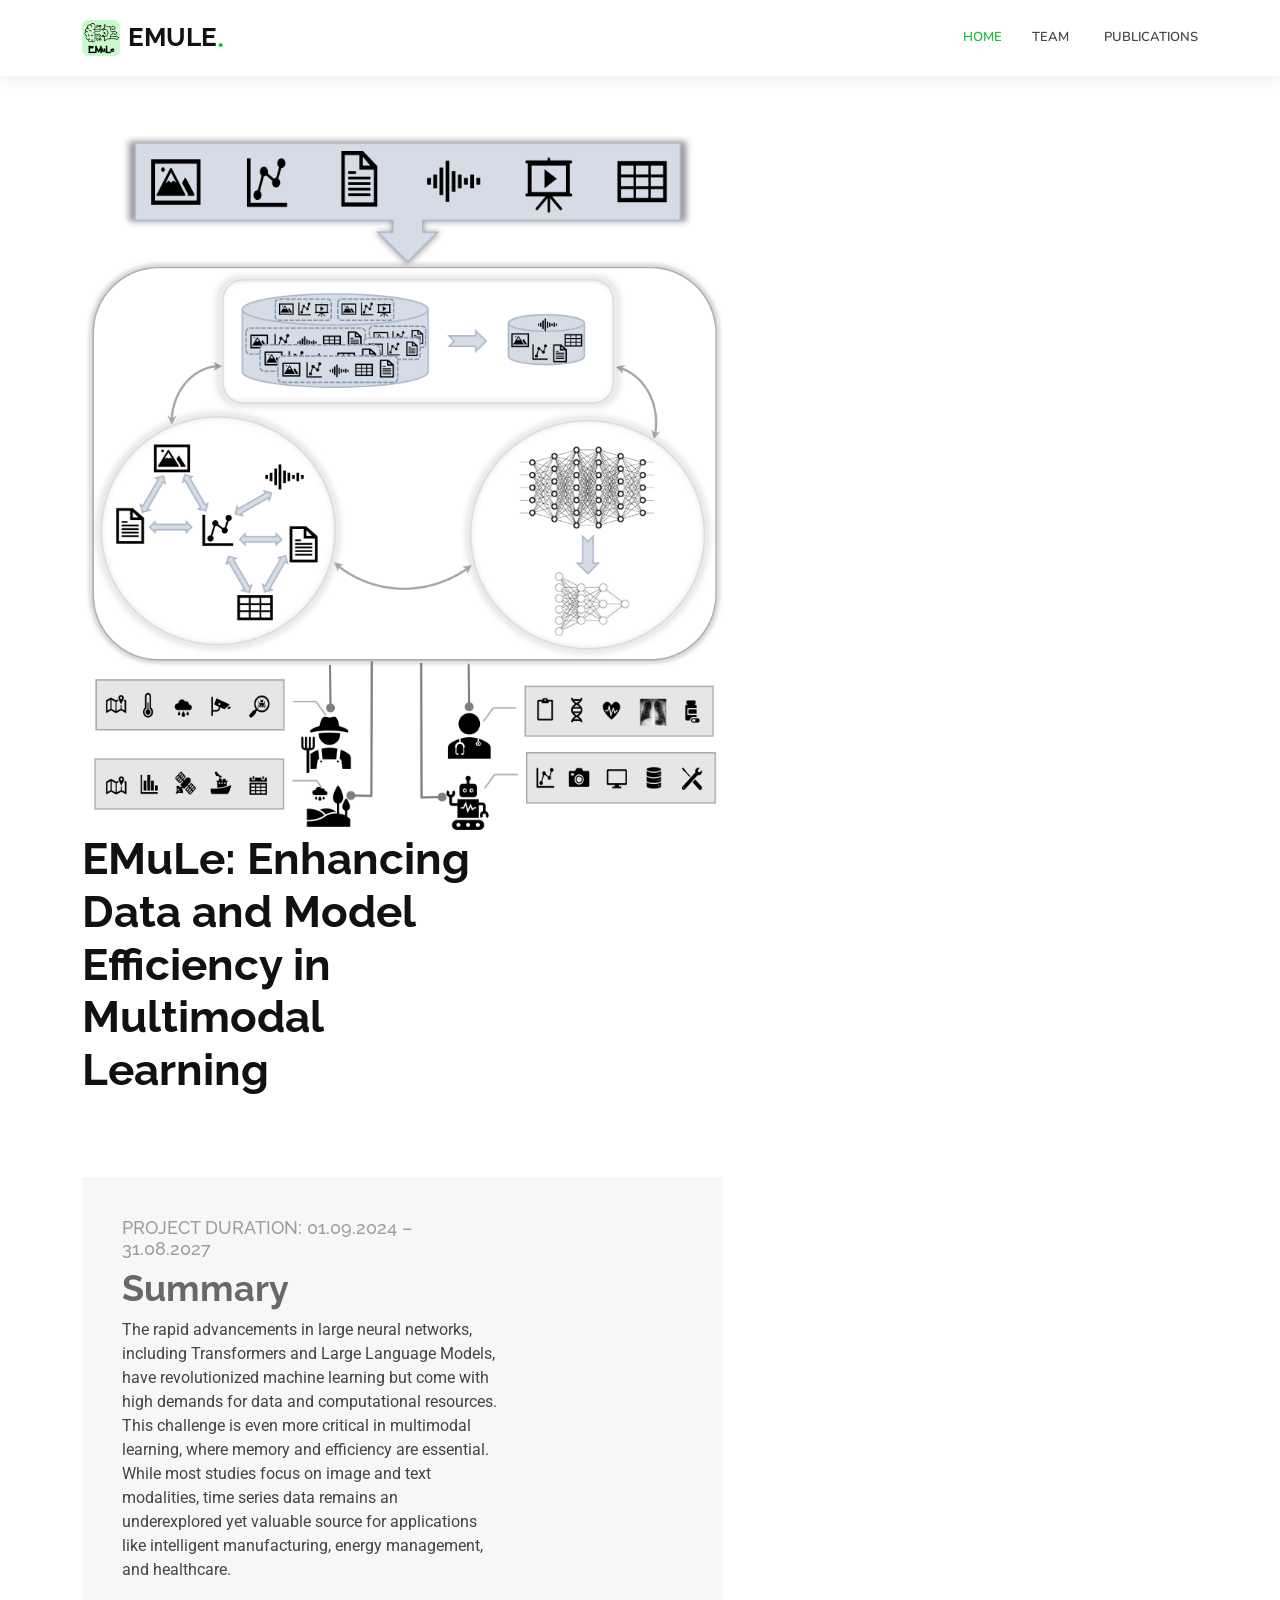
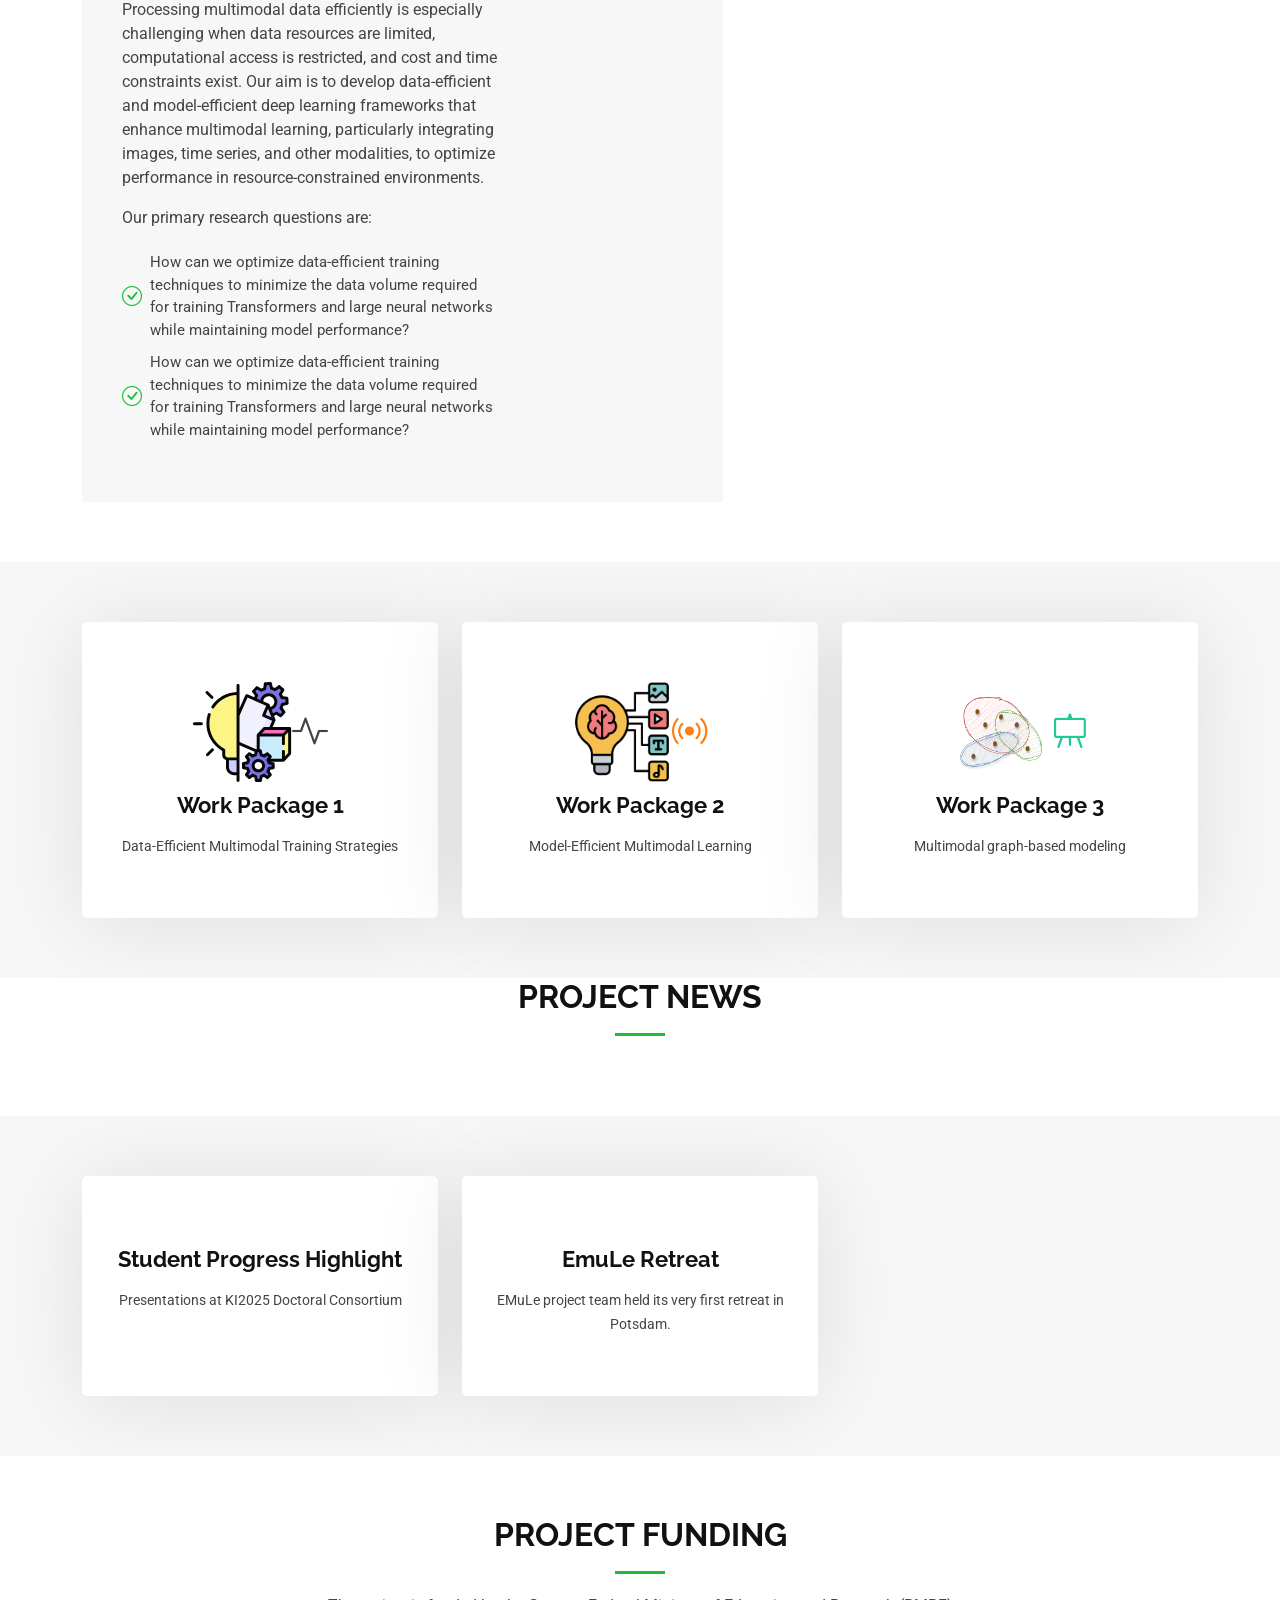
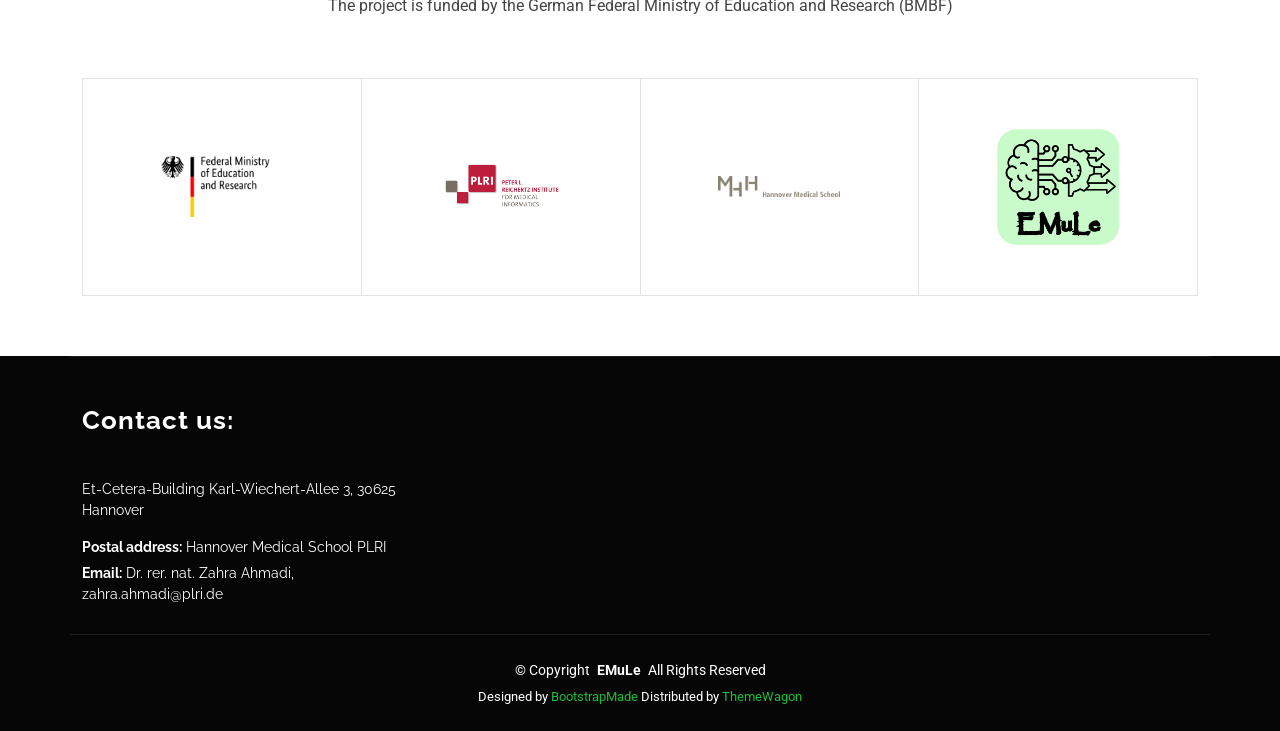
<file: index.html>
<!DOCTYPE html>
<html lang="en">

<head>
  <meta charset="utf-8">
  <meta content="width=device-width, initial-scale=1.0" name="viewport">
  <title>EMuLe Project</title>
  <meta name="description" content="">
  <meta name="keywords" content="">

  <!-- Favicons -->
  <link href="assets/img/logo.png" rel="icon">
  <link href="assets/img/logo.png" rel="apple-touch-icon">

  <!-- Fonts -->
  <link href="https://fonts.googleapis.com" rel="preconnect">
  <link href="https://fonts.gstatic.com" rel="preconnect" crossorigin>
  <link href="https://fonts.googleapis.com/css2?family=Roboto:ital,wght@0,100;0,300;0,400;0,500;0,700;0,900;1,100;1,300;1,400;1,500;1,700;1,900&family=Raleway:ital,wght@0,100;0,200;0,300;0,400;0,500;0,600;0,700;0,800;0,900;1,100;1,200;1,300;1,400;1,500;1,600;1,700;1,800;1,900&family=Nunito:ital,wght@0,200;0,300;0,400;0,500;0,600;0,700;0,800;0,900;1,200;1,300;1,400;1,500;1,600;1,700;1,800;1,900&display=swap" rel="stylesheet">

  <!-- Vendor CSS Files -->
  <link href="assets/vendor/bootstrap/css/bootstrap.min.css" rel="stylesheet">
  <link href="assets/vendor/bootstrap-icons/bootstrap-icons.css" rel="stylesheet">
  <link href="assets/vendor/aos/aos.css" rel="stylesheet">
  <link href="assets/vendor/glightbox/css/glightbox.min.css" rel="stylesheet">
  <link href="assets/vendor/swiper/swiper-bundle.min.css" rel="stylesheet">

  <!-- Main CSS File -->
  <link href="assets/css/main.css" rel="stylesheet">

  <!-- =======================================================
  * Template Name: Company
  * Template URL: https://bootstrapmade.com/company-free-html-bootstrap-template/
  * Updated: Aug 07 2024 with Bootstrap v5.3.3
  * Author: BootstrapMade.com
  * License: https://bootstrapmade.com/license/
  ======================================================== -->
</head>

<body class="index-page">

  <header id="header" class="header d-flex align-items-center sticky-top">
    <div class="container position-relative d-flex align-items-center">

      <a href="index.html" class="logo d-flex align-items-center me-auto">
        <!-- Uncomment the line below if you also wish to use an image logo -->
        <img src="assets/img/logo.png" alt="">
        <h1 class="sitename">EMuLe</h1><span>.</span>
      </a>

      <nav id="navmenu" class="navmenu">
        <ul>
          <li><a href="index.html" class="active">Home</a></li>
          <li ><a href="team.html"><span>Team</span> <i class="active"></i></a>
            
          </li>
          <li><a href="blog.html">Publications</a></li>
        </ul>
        <i class="mobile-nav-toggle d-xl-none bi bi-list"></i>
      </nav>

    </div>
  </header>

  <main class="main">



    <!-- About Section -->
    <section id="about" class="about section">

      <div class="container">

        <div class="row position-relative">

          <div class="col-lg-7 about-img" data-aos="zoom-out" data-aos-delay="200"><img src="assets/img/about.png"></div>

          <div class="col-lg-7" data-aos="fade-up" data-aos-delay="100">
            <h2 class="inner-title">EMuLe: Enhancing Data and Model Efficiency in Multimodal Learning</h2>
            <div class="our-story">
              <h4>Project Duration: 01.09.2024 – 31.08.2027</h4>
              <h3>Summary</h3>
			  <p>The rapid advancements in large neural networks, including Transformers and Large Language Models, have revolutionized machine learning but come with high demands 
			  for data and computational resources. This challenge is even more critical in multimodal learning, where memory and efficiency are essential.
			  While most studies focus on image and text modalities, time series data remains an underexplored yet valuable source for applications like intelligent manufacturing, energy management, and healthcare.</p>
			<p> Processing multimodal data efficiently is especially challenging when data resources are limited, computational access is restricted, and cost and time constraints exist. Our aim is to develop data-efficient and 
			model-efficient deep learning frameworks that enhance multimodal learning, particularly integrating images, time series, and other modalities, to optimize performance in resource-constrained environments. </p>
              <p>Our primary research questions are:</p>

			  <ul>
                <li><i class="bi bi-check-circle"></i> <span>How can we optimize data-efficient training techniques to minimize the data volume required for training Transformers and large neural networks while maintaining model performance?</span></li>
                <li><i class="bi bi-check-circle"></i> <span>How can we optimize data-efficient training techniques to minimize the data volume required for training Transformers and large neural networks while maintaining model performance?</span></li>
              </ul>
            </div>
          </div>

        </div>

      </div>

    </section><!-- /About Section -->

    <!-- Services Section -->
    <section id="services" class="services section light-background">

      <div class="container">

        <div class="row gy-4">

          <div class="col-lg-4 col-md-6" data-aos="fade-up" data-aos-delay="100">
            <div class="service-item item-blue position-relative">
              <div class="icon">
               <img src="assets/img/WP1_logo.svg" width="100" height="100" alt="Icon">

                <i class="bi bi-activity"></i>
              </div>
              <a href="WP1.html" class="stretched-link">
                <h3>Work Package 1</h3>
              </a>
              <p>Data-Efficient Multimodal Training Strategies</p>
            </div>
          </div><!-- End Service Item -->

          <div class="col-lg-4 col-md-6" data-aos="fade-up" data-aos-delay="200">
            <div class="service-item item-orange position-relative">
              <div class="icon">
                 <img src="assets/img/WP3_logo.png" width="100" height="100" alt="Icon">

               
                <i class="bi bi-broadcast"></i>
              </div>
              <a href="WP2.html" class="stretched-link">
                <h3>Work Package 2</h3>
              </a>
              <p>Model-Efficient Multimodal Learning</p>
            </div>
          </div><!-- End Service Item -->

          <div class="col-lg-4 col-md-6" data-aos="fade-up" data-aos-delay="300">
            <div class="service-item item-teal position-relative">
              <div class="icon">
                <img src="assets/img/WP2_logo.png" width="100" height="100" alt="Icon">
                <i class="bi bi-easel"></i>
              </div>
              <a href="WP3.html" class="stretched-link">
                <h3>Work Package 3</h3>
              </a>
              <p>Multimodal graph-based modeling</p>
            </div>
          </div><!-- End Service Item -->
        </div>

      </div>

    </section><!-- /Services Section -->
	      <div class="container section-title" data-aos="fade-up">
        <h2>Project News</h2>
        
      </div><!-- End Section Title -->

       <!-- Services Section -->
    <section id="services" class="services section light-background">

      <div class="container">

        <div class="row gy-4">

          <div class="col-lg-4 col-md-6" data-aos="fade-up" data-aos-delay="100">
            <div class="service-item item-blue position-relative">
           
              <a href="StudentProgress25.html" class="stretched-link">
                <h3>Student Progress Highlight</h3>
              </a>
              <p>Presentations at KI2025 Doctoral Consortium</p>
            </div>
          </div><!-- End Service Item -->

          <div class="col-lg-4 col-md-6" data-aos="fade-up" data-aos-delay="200">
            <div class="service-item item-orange position-relative">

              <a href="retreat_25.html" class="stretched-link">
                <h3>EmuLe Retreat</h3>
              </a>
              <p>EMuLe project team held its very first retreat in Potsdam.</p>
            </div>
          </div><!-- End Service Item -->

        </div>

      </div>

    </section><!-- /Services Section -->

    <!-- Clients Section -->
    <section id="clients" class="clients section">

      <!-- Section Title -->
      <div class="container section-title" data-aos="fade-up">
        <h2>Project funding</h2>
        <p>The project is funded by the German Federal Ministry of Education and Research (BMBF)</p>
      </div><!-- End Section Title -->

      <div class="container" data-aos="fade-up" data-aos-delay="100">

        <div class="row g-0 clients-wrap">

          <div class="col-xl-3 col-md-4 client-logo">
            <img src="assets/img/clients/client-1.png" class="img-fluid" alt="">
          </div><!-- End Client Item -->

          <div class="col-xl-3 col-md-4 client-logo">
            <img src="assets/img/clients/client-2.png" class="img-fluid" alt="">
          </div><!-- End Client Item -->

          <div class="col-xl-3 col-md-4 client-logo">
            <img src="assets/img/clients/client-3.png" class="img-fluid" alt="">
          </div><!-- End Client Item -->
		<div class="col-xl-3 col-md-4 client-logo">
            <img src="assets/img/logo.png" class="img-fluid" alt="">
          </div><!-- End Client Item -->
           </div>

      </div>

    </section><!-- /Clients Section -->

  </main>

  <footer id="footer" class="footer dark-background">

    <div class="container footer-top">
      <div class="row gy-4">
        <div class="col-lg-4 col-md-6 footer-about">
          <a href="index.html" class="logo d-flex align-items-center">
            <span class="sitename">Contact us:</span>
          </a>
          <div class="footer-contact pt-3">
            <p></p>
            <p>Et-Cetera-Building Karl-Wiechert-Allee 3, 30625 Hannover</p>
            <p class="mt-3"><strong>Postal address:</strong> <span> Hannover Medical School PLRI</span></p>
            <p><strong>Email:</strong> <span>Dr. rer. nat. Zahra Ahmadi, zahra.ahmadi@plri.de</span></p>
          </div>
        </div>
      </div>
    </div>

    <div class="container copyright text-center mt-4">
      <p>© <span>Copyright</span> <strong class="px-1 sitename">EMuLe</strong> <span>All Rights Reserved</span></p>
      <div class="credits">
        <!-- All the links in the footer should remain intact. -->
        <!-- You can delete the links only if you've purchased the pro version. -->
        <!-- Licensing information: https://bootstrapmade.com/license/ -->
        <!-- Purchase the pro version with working PHP/AJAX contact form: [buy-url] -->
        Designed by <a href="https://bootstrapmade.com/">BootstrapMade</a> Distributed by <a href=“https://themewagon.com>ThemeWagon
      </div>
    </div>

  </footer>

  <!-- Scroll Top -->
  <a href="#" id="scroll-top" class="scroll-top d-flex align-items-center justify-content-center"><i class="bi bi-arrow-up-short"></i></a>

  <!-- Preloader -->
  <div id="preloader"></div>

  <!-- Vendor JS Files -->
  <script src="assets/vendor/bootstrap/js/bootstrap.bundle.min.js"></script>
  <script src="assets/vendor/php-email-form/validate.js"></script>
  <script src="assets/vendor/aos/aos.js"></script>
  <script src="assets/vendor/glightbox/js/glightbox.min.js"></script>
  <script src="assets/vendor/imagesloaded/imagesloaded.pkgd.min.js"></script>
  <script src="assets/vendor/isotope-layout/isotope.pkgd.min.js"></script>
  <script src="assets/vendor/waypoints/noframework.waypoints.js"></script>
  <script src="assets/vendor/swiper/swiper-bundle.min.js"></script>

  <!-- Main JS File -->
  <script src="assets/js/main.js"></script>

</body>

</html>
</file>
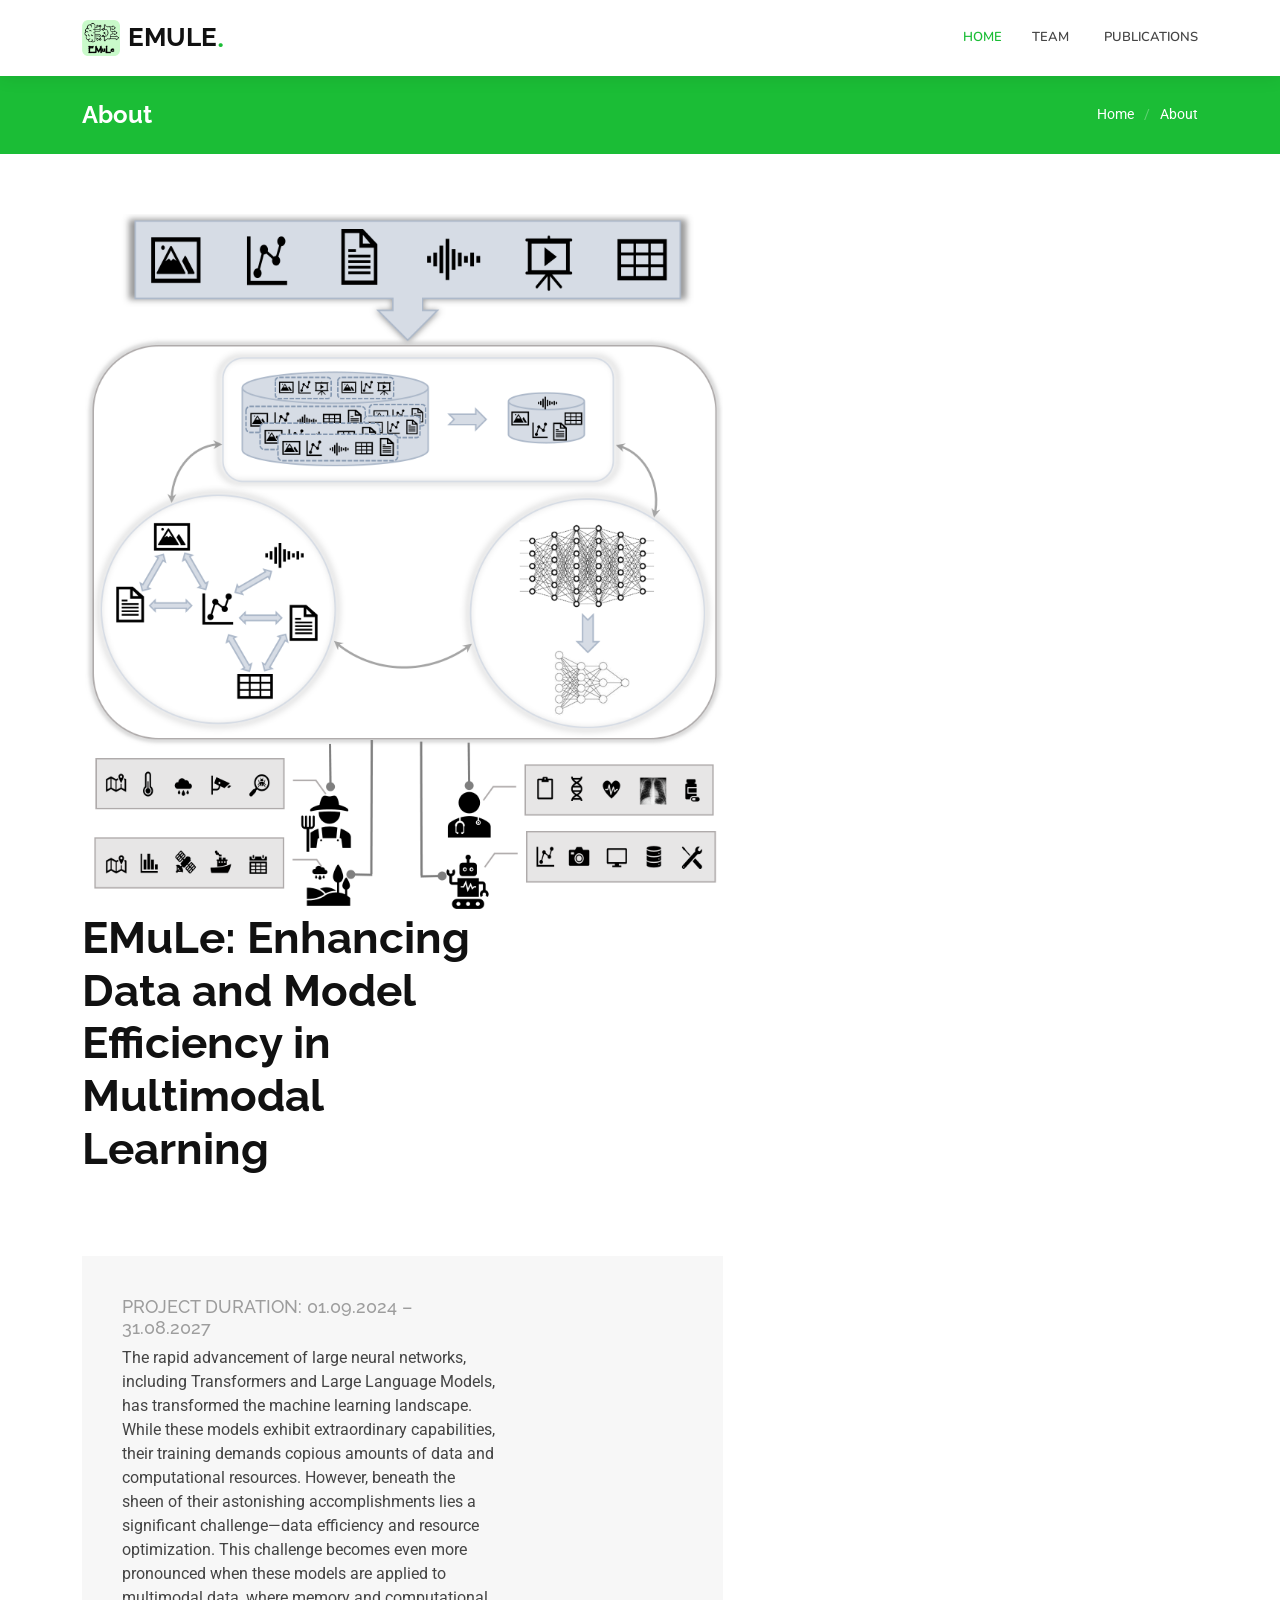
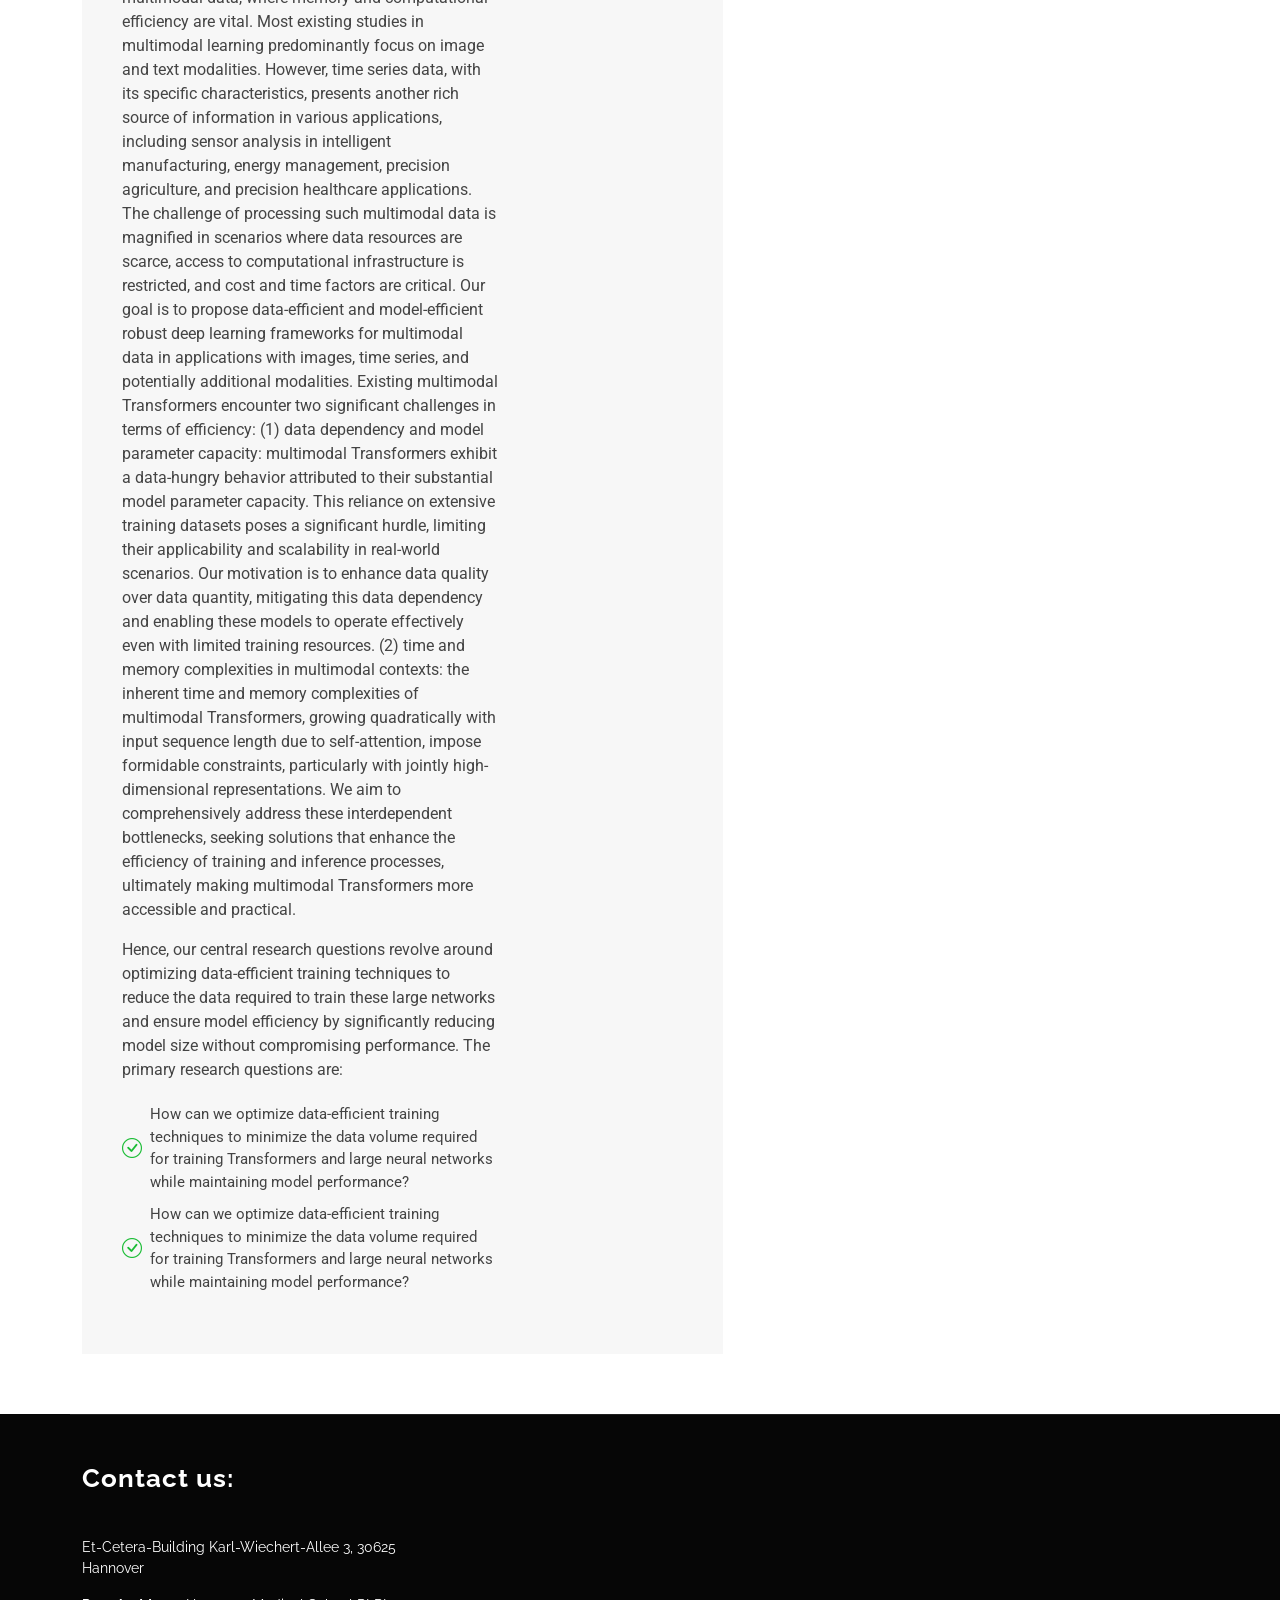
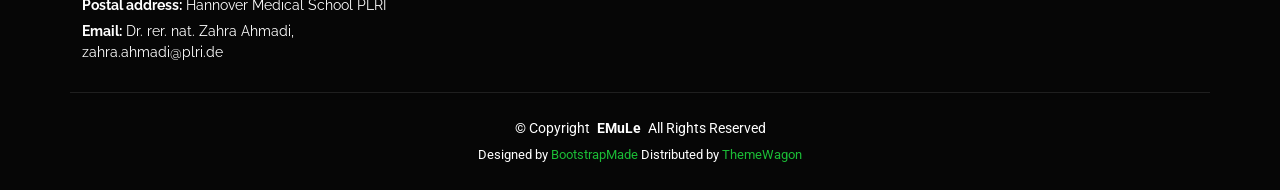
<file: about.html>
<!DOCTYPE html>
<html lang="en">

<head>
  <meta charset="utf-8">
  <meta content="width=device-width, initial-scale=1.0" name="viewport">
  <title>About - Company Bootstrap Template</title>
  <meta name="description" content="">
  <meta name="keywords" content="">

  <!-- Favicons -->
  <link href="assets/img/logo.png" rel="icon">
  <link href="assets/img/apple-touch-icon.png" rel="apple-touch-icon">

  <!-- Fonts -->
  <link href="https://fonts.googleapis.com" rel="preconnect">
  <link href="https://fonts.gstatic.com" rel="preconnect" crossorigin>
  <link href="https://fonts.googleapis.com/css2?family=Roboto:ital,wght@0,100;0,300;0,400;0,500;0,700;0,900;1,100;1,300;1,400;1,500;1,700;1,900&family=Raleway:ital,wght@0,100;0,200;0,300;0,400;0,500;0,600;0,700;0,800;0,900;1,100;1,200;1,300;1,400;1,500;1,600;1,700;1,800;1,900&family=Nunito:ital,wght@0,200;0,300;0,400;0,500;0,600;0,700;0,800;0,900;1,200;1,300;1,400;1,500;1,600;1,700;1,800;1,900&display=swap" rel="stylesheet">

  <!-- Vendor CSS Files -->
  <link href="assets/vendor/bootstrap/css/bootstrap.min.css" rel="stylesheet">
  <link href="assets/vendor/bootstrap-icons/bootstrap-icons.css" rel="stylesheet">
  <link href="assets/vendor/aos/aos.css" rel="stylesheet">
  <link href="assets/vendor/glightbox/css/glightbox.min.css" rel="stylesheet">
  <link href="assets/vendor/swiper/swiper-bundle.min.css" rel="stylesheet">

  <!-- Main CSS File -->
  <link href="assets/css/main.css" rel="stylesheet">

  <!-- =======================================================
  * Template Name: Company
  * Template URL: https://bootstrapmade.com/company-free-html-bootstrap-template/
  * Updated: Aug 07 2024 with Bootstrap v5.3.3
  * Author: BootstrapMade.com
  * License: https://bootstrapmade.com/license/
  ======================================================== -->
</head>

<body class="about-page">

   <header id="header" class="header d-flex align-items-center sticky-top">
    <div class="container position-relative d-flex align-items-center">

      <a href="index.html" class="logo d-flex align-items-center me-auto">
        <!-- Uncomment the line below if you also wish to use an image logo -->
        <img src="assets/img/logo.png" alt="">
        <h1 class="sitename">EMuLe</h1><span>.</span>
      </a>

      <nav id="navmenu" class="navmenu">
        <ul>
          <li><a href="index.html" class="active">Home</a></li>
          <li ><a href="team.html"><span>Team</span> <i class="active"></i></a>
            
          </li>
          <li><a href="blog.html">Publications</a></li>
        </ul>
        <i class="mobile-nav-toggle d-xl-none bi bi-list"></i>
      </nav>

    </div>
  </header>

  <main class="main">

    <!-- Page Title -->
    <div class="page-title accent-background">
      <div class="container d-lg-flex justify-content-between align-items-center">
        <h1 class="mb-2 mb-lg-0">About</h1>
        <nav class="breadcrumbs">
          <ol>
            <li><a href="index.html">Home</a></li>
            <li class="current">About</li>
          </ol>
        </nav>
      </div>
    </div><!-- End Page Title -->

    <!-- About Section -->
    <section id="about" class="about section">

      <div class="container">

        <div class="row position-relative">

         <div class="col-lg-7 about-img" data-aos="zoom-out" data-aos-delay="200">
			<img src="assets/img/EMuLe-fig.png">
		</div>
 

          <div class="col-lg-7" data-aos="fade-up" data-aos-delay="100">
            <h2 class="inner-title">EMuLe: Enhancing Data and Model Efficiency in Multimodal Learning</h2>
            <div class="our-story">
              <h4>Project Duration: 01.09.2024 – 31.08.2027</h4>
			  <p>The rapid advancement of large neural networks, including Transformers and Large Language Models, has transformed the machine learning landscape. While these models exhibit extraordinary capabilities, their training demands copious amounts of data and computational resources. However, beneath the sheen of their astonishing accomplishments lies a significant challenge—data efficiency and resource optimization. This challenge becomes even more pronounced when these models are applied to multimodal data, where memory and computational efficiency are vital. Most existing studies in multimodal learning predominantly focus on image and text modalities. However, time series data, with its specific characteristics, presents another rich source of information in various applications, including sensor analysis in intelligent manufacturing, energy management, precision agriculture, and precision healthcare applications. The challenge of processing such multimodal data is magnified in scenarios where data resources are scarce, access to computational infrastructure is restricted, and cost and time factors are critical. Our goal is to propose data-efficient and model-efficient robust deep learning frameworks for multimodal data in applications with images, time series, and potentially additional modalities. Existing multimodal Transformers encounter two significant challenges in terms of efficiency: (1) data dependency and model parameter capacity: multimodal Transformers exhibit a data-hungry behavior attributed to their substantial model parameter capacity. This reliance on extensive training datasets poses a significant hurdle, limiting their applicability and scalability in real-world scenarios. Our motivation is to enhance data quality over data quantity, mitigating this data dependency and enabling these models to operate effectively even with limited training resources. (2) time and memory complexities in multimodal contexts: the inherent time and memory complexities of multimodal Transformers, growing quadratically with input sequence length due to self-attention, impose formidable constraints, particularly with jointly high-dimensional representations. We aim to comprehensively address these interdependent bottlenecks, seeking solutions that enhance the efficiency of training and inference processes, ultimately making multimodal Transformers more accessible and practical.
				</p>
              <p>Hence, our central research questions revolve around optimizing data-efficient training techniques to reduce the data required to train these large networks and ensure model efficiency by significantly reducing model size without compromising performance. The primary research questions are:</p>

			  <ul>
                <li><i class="bi bi-check-circle"></i> <span>How can we optimize data-efficient training techniques to minimize the data volume required for training Transformers and large neural networks while maintaining model performance?</span></li>
                <li><i class="bi bi-check-circle"></i> <span>How can we optimize data-efficient training techniques to minimize the data volume required for training Transformers and large neural networks while maintaining model performance?</span></li>
              </ul>

              
            </div>
          </div>

        </div>

      </div>

    </section><!-- /About Section -->


    <!-- Skills Section -->


    <!-- Clients Section -->

  </main>

  <footer id="footer" class="footer dark-background">

    <div class="container footer-top">
      <div class="row gy-4">
        <div class="col-lg-4 col-md-6 footer-about">
          <a href="index.html" class="logo d-flex align-items-center">
            <span class="sitename">Contact us:</span>
          </a>
          <div class="footer-contact pt-3">
            <p></p>
            <p>Et-Cetera-Building Karl-Wiechert-Allee 3, 30625 Hannover</p>
            <p class="mt-3"><strong>Postal address:</strong> <span> Hannover Medical School PLRI</span></p>
            <p><strong>Email:</strong> <span>Dr. rer. nat. Zahra Ahmadi, zahra.ahmadi@plri.de</span></p>
          </div>
        </div>
      </div>
    </div>

    <div class="container copyright text-center mt-4">
      <p>© <span>Copyright</span> <strong class="px-1 sitename">EMuLe</strong> <span>All Rights Reserved</span></p>
      <div class="credits">
        <!-- All the links in the footer should remain intact. -->
        <!-- You can delete the links only if you've purchased the pro version. -->
        <!-- Licensing information: https://bootstrapmade.com/license/ -->
        <!-- Purchase the pro version with working PHP/AJAX contact form: [buy-url] -->
        Designed by <a href="https://bootstrapmade.com/">BootstrapMade</a> Distributed by <a href=“https://themewagon.com>ThemeWagon
      </div>
    </div>

  </footer>

  <!-- Scroll Top -->
  <a href="#" id="scroll-top" class="scroll-top d-flex align-items-center justify-content-center"><i class="bi bi-arrow-up-short"></i></a>

  <!-- Preloader -->
  <div id="preloader"></div>

  <!-- Vendor JS Files -->
  <script src="assets/vendor/bootstrap/js/bootstrap.bundle.min.js"></script>
  <script src="assets/vendor/php-email-form/validate.js"></script>
  <script src="assets/vendor/aos/aos.js"></script>
  <script src="assets/vendor/glightbox/js/glightbox.min.js"></script>
  <script src="assets/vendor/imagesloaded/imagesloaded.pkgd.min.js"></script>
  <script src="assets/vendor/isotope-layout/isotope.pkgd.min.js"></script>
  <script src="assets/vendor/waypoints/noframework.waypoints.js"></script>
  <script src="assets/vendor/swiper/swiper-bundle.min.js"></script>

  <!-- Main JS File -->
  <script src="assets/js/main.js"></script>

</body>

</html>
</file>
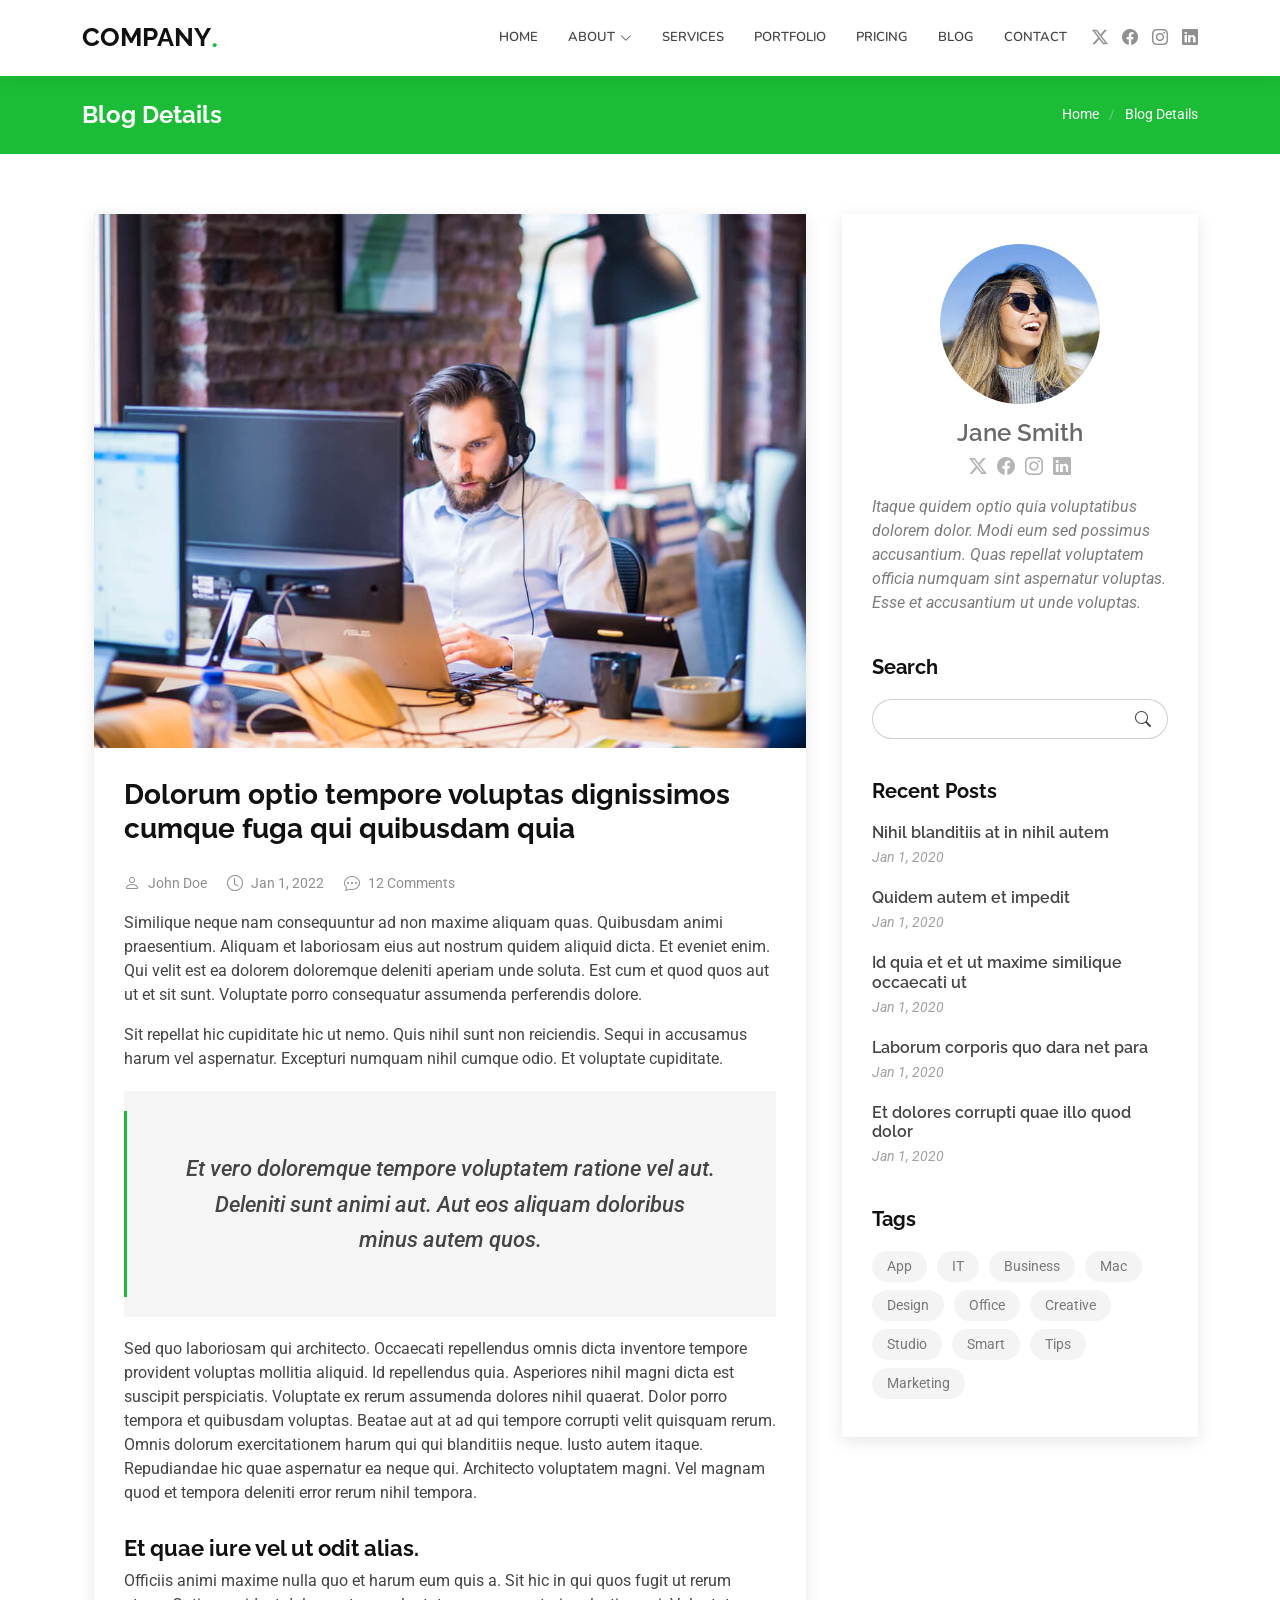
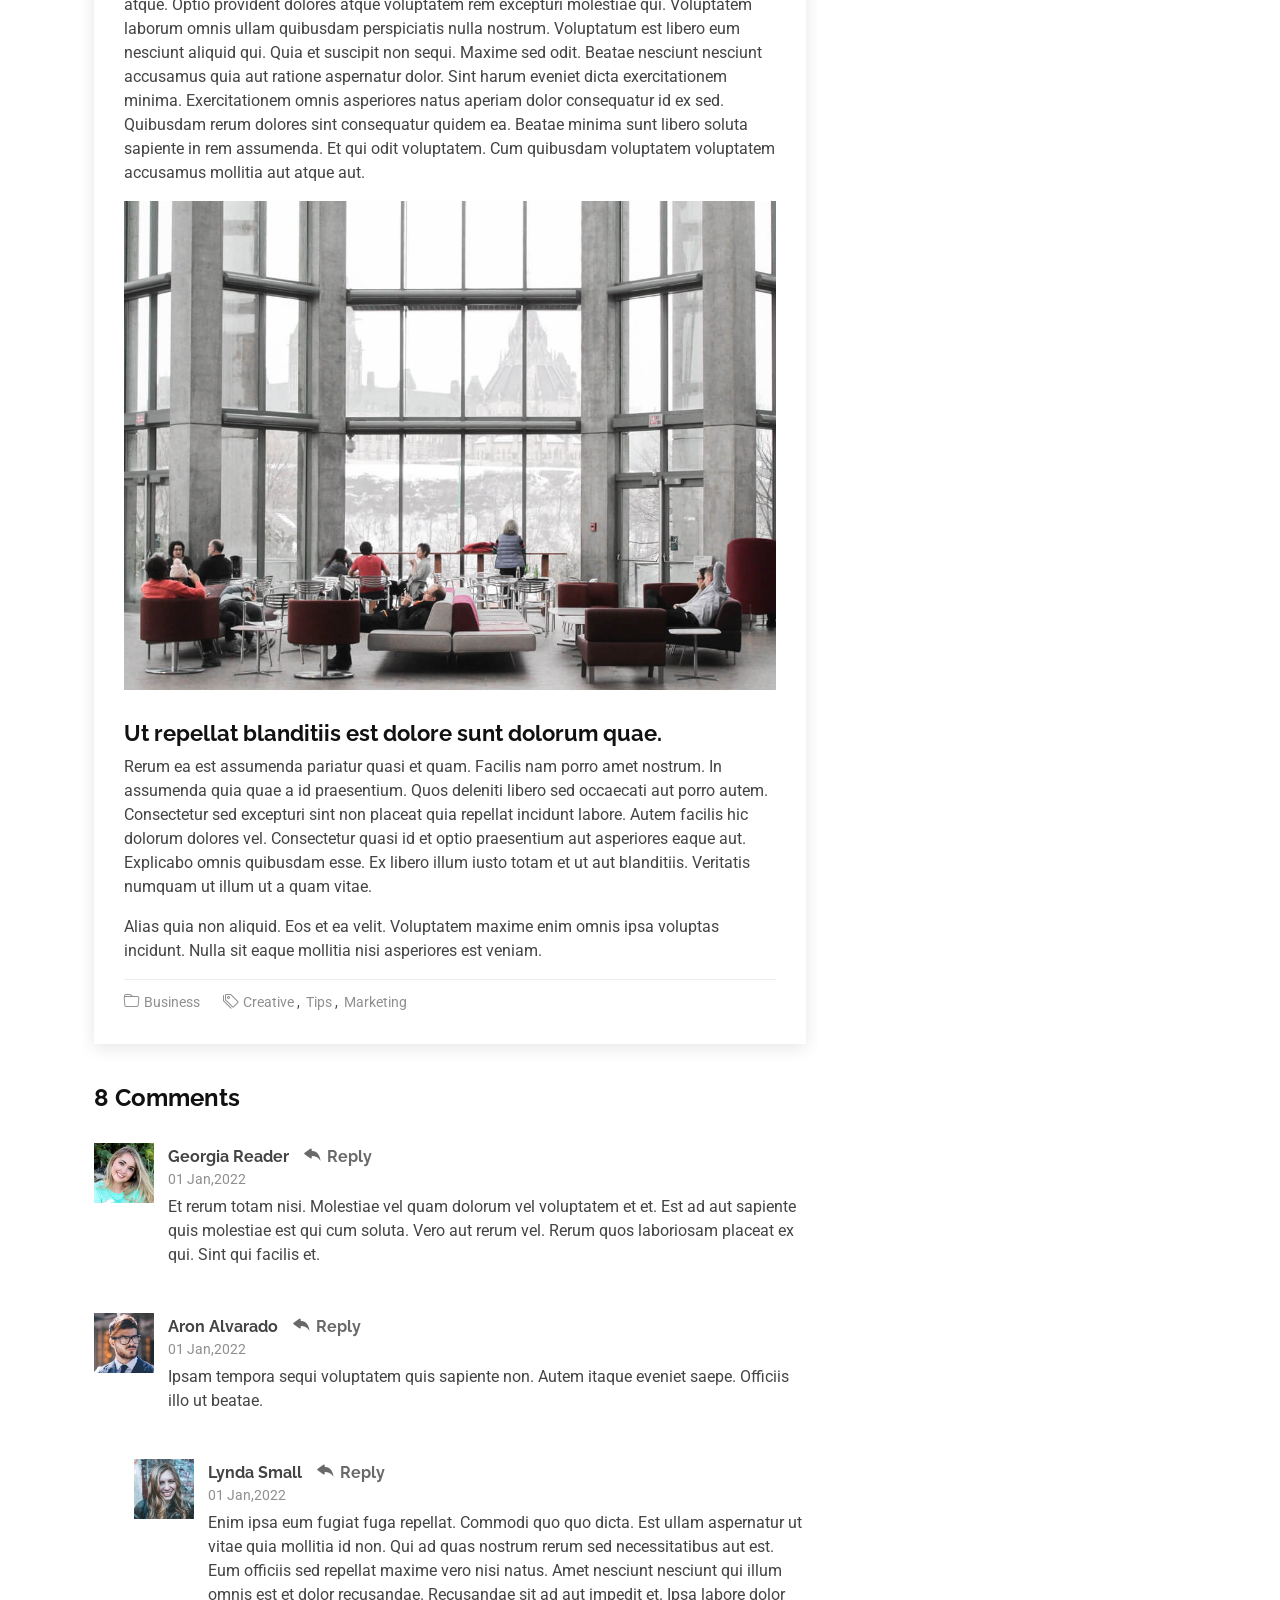
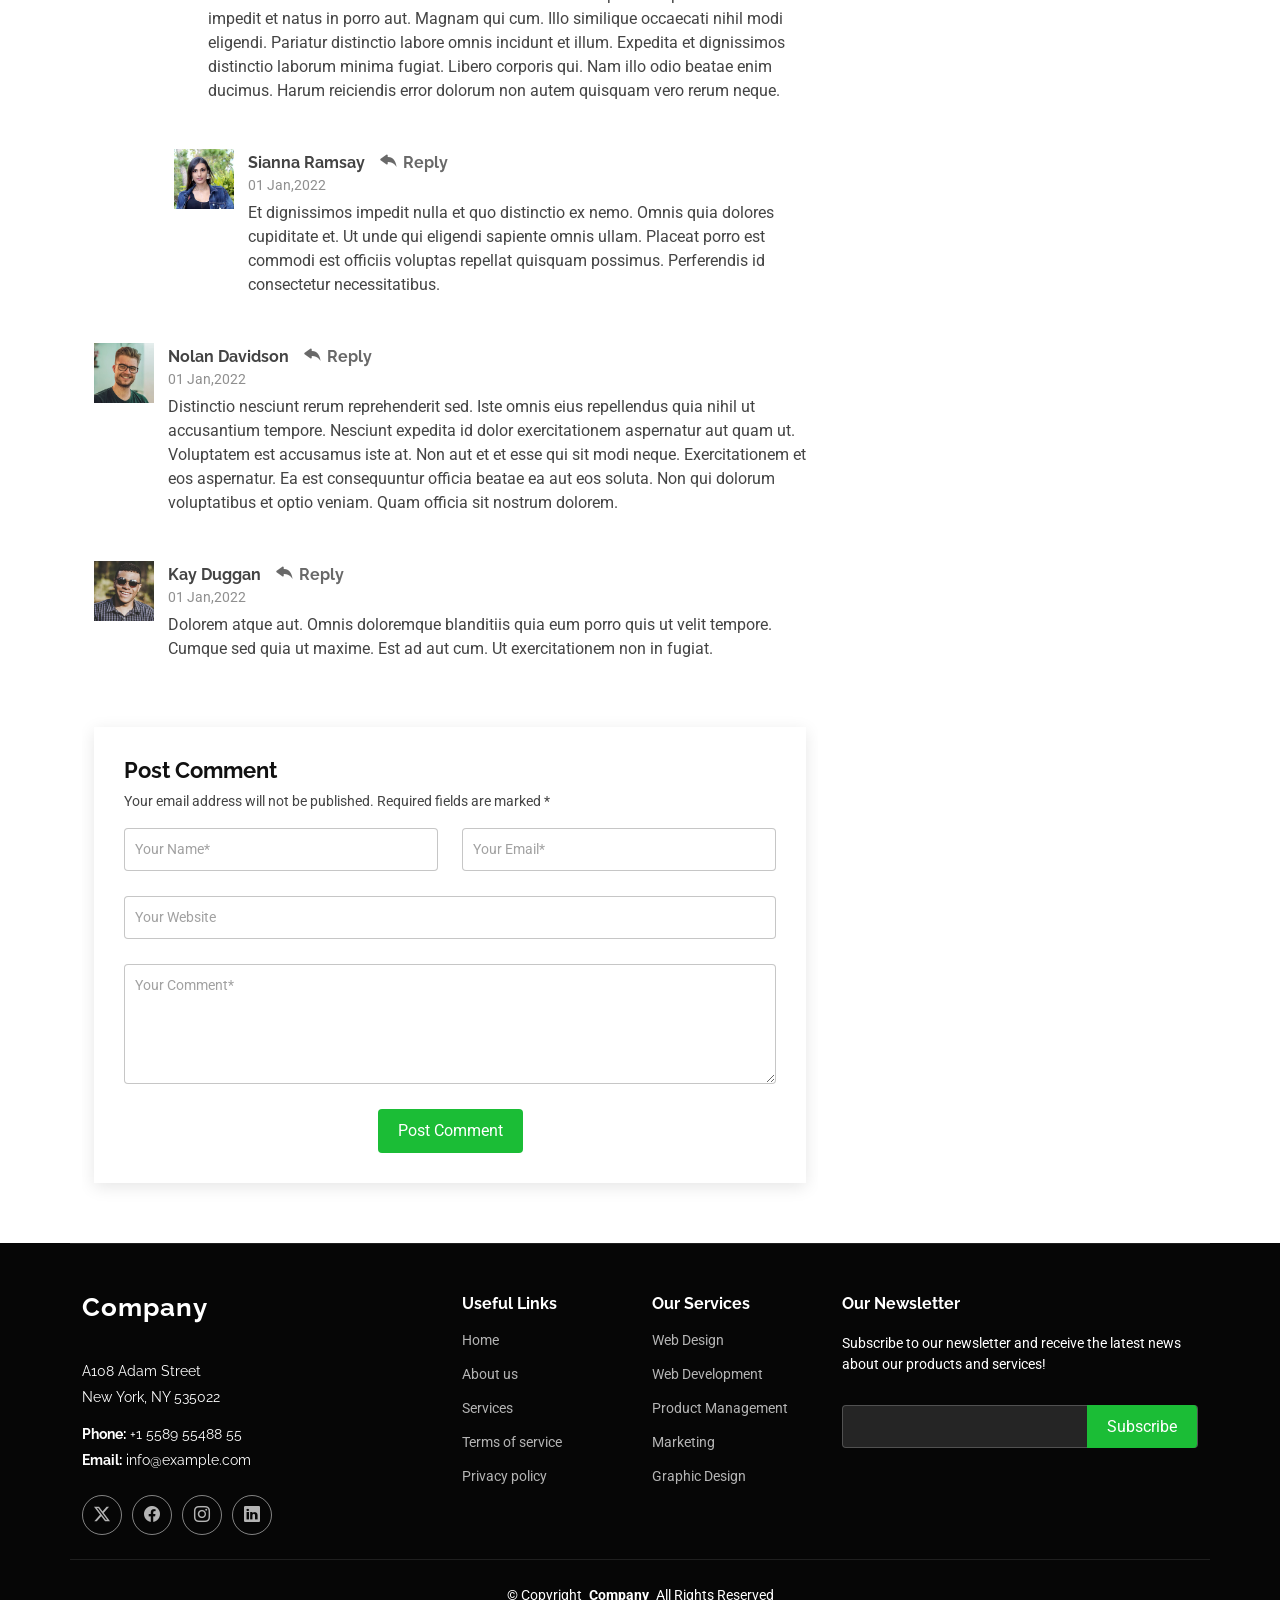
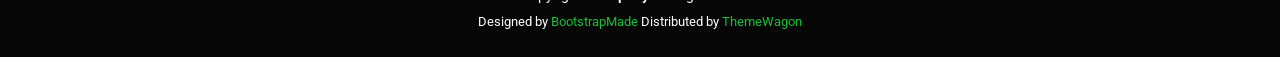
<file: blog-details.html>
<!DOCTYPE html>
<html lang="en">

<head>
  <meta charset="utf-8">
  <meta content="width=device-width, initial-scale=1.0" name="viewport">
  <title>Blog Details - Company Bootstrap Template</title>
  <meta name="description" content="">
  <meta name="keywords" content="">

  <!-- Favicons -->
  <link href="assets/img/favicon.png" rel="icon">
  <link href="assets/img/apple-touch-icon.png" rel="apple-touch-icon">

  <!-- Fonts -->
  <link href="https://fonts.googleapis.com" rel="preconnect">
  <link href="https://fonts.gstatic.com" rel="preconnect" crossorigin>
  <link href="https://fonts.googleapis.com/css2?family=Roboto:ital,wght@0,100;0,300;0,400;0,500;0,700;0,900;1,100;1,300;1,400;1,500;1,700;1,900&family=Raleway:ital,wght@0,100;0,200;0,300;0,400;0,500;0,600;0,700;0,800;0,900;1,100;1,200;1,300;1,400;1,500;1,600;1,700;1,800;1,900&family=Nunito:ital,wght@0,200;0,300;0,400;0,500;0,600;0,700;0,800;0,900;1,200;1,300;1,400;1,500;1,600;1,700;1,800;1,900&display=swap" rel="stylesheet">

  <!-- Vendor CSS Files -->
  <link href="assets/vendor/bootstrap/css/bootstrap.min.css" rel="stylesheet">
  <link href="assets/vendor/bootstrap-icons/bootstrap-icons.css" rel="stylesheet">
  <link href="assets/vendor/aos/aos.css" rel="stylesheet">
  <link href="assets/vendor/glightbox/css/glightbox.min.css" rel="stylesheet">
  <link href="assets/vendor/swiper/swiper-bundle.min.css" rel="stylesheet">

  <!-- Main CSS File -->
  <link href="assets/css/main.css" rel="stylesheet">

  <!-- =======================================================
  * Template Name: Company
  * Template URL: https://bootstrapmade.com/company-free-html-bootstrap-template/
  * Updated: Aug 07 2024 with Bootstrap v5.3.3
  * Author: BootstrapMade.com
  * License: https://bootstrapmade.com/license/
  ======================================================== -->
</head>

<body class="blog-details-page">

  <header id="header" class="header d-flex align-items-center sticky-top">
    <div class="container position-relative d-flex align-items-center">

      <a href="index.html" class="logo d-flex align-items-center me-auto">
        <!-- Uncomment the line below if you also wish to use an image logo -->
        <!-- <img src="assets/img/logo.png" alt=""> -->
        <h1 class="sitename">Company</h1><span>.</span>
      </a>

      <nav id="navmenu" class="navmenu">
        <ul>
          <li><a href="#hero">Home</a></li>
          <li class="dropdown"><a href="about.html"><span>About</span> <i class="bi bi-chevron-down toggle-dropdown"></i></a>
            <ul>
              <li><a href="team.html">Team</a></li>
              <li><a href="testimonials.html">Testimonials</a></li>
              <li class="dropdown"><a href="#"><span>Deep Dropdown</span> <i class="bi bi-chevron-down toggle-dropdown"></i></a>
                <ul>
                  <li><a href="#">Deep Dropdown 1</a></li>
                  <li><a href="#">Deep Dropdown 2</a></li>
                  <li><a href="#">Deep Dropdown 3</a></li>
                  <li><a href="#">Deep Dropdown 4</a></li>
                  <li><a href="#">Deep Dropdown 5</a></li>
                </ul>
              </li>
            </ul>
          </li>
          <li><a href="services.html">Services</a></li>
          <li><a href="portfolio.html">Portfolio</a></li>
          <li><a href="pricing.html">Pricing</a></li>
          <li><a href="blog.html">Blog</a></li>
          <li><a href="contact.html">Contact</a></li>
        </ul>
        <i class="mobile-nav-toggle d-xl-none bi bi-list"></i>
      </nav>

      <div class="header-social-links">
        <a href="#" class="twitter"><i class="bi bi-twitter-x"></i></a>
        <a href="#" class="facebook"><i class="bi bi-facebook"></i></a>
        <a href="#" class="instagram"><i class="bi bi-instagram"></i></a>
        <a href="#" class="linkedin"><i class="bi bi-linkedin"></i></a>
      </div>

    </div>
  </header>

  <main class="main">

    <!-- Page Title -->
    <div class="page-title accent-background">
      <div class="container d-lg-flex justify-content-between align-items-center">
        <h1 class="mb-2 mb-lg-0">Blog Details</h1>
        <nav class="breadcrumbs">
          <ol>
            <li><a href="index.html">Home</a></li>
            <li class="current">Blog Details</li>
          </ol>
        </nav>
      </div>
    </div><!-- End Page Title -->

    <div class="container">
      <div class="row">

        <div class="col-lg-8">

          <!-- Blog Details Section -->
          <section id="blog-details" class="blog-details section">
            <div class="container">

              <article class="article">

                <div class="post-img">
                  <img src="assets/img/blog/blog-1.jpg" alt="" class="img-fluid">
                </div>

                <h2 class="title">Dolorum optio tempore voluptas dignissimos cumque fuga qui quibusdam quia</h2>

                <div class="meta-top">
                  <ul>
                    <li class="d-flex align-items-center"><i class="bi bi-person"></i> <a href="blog-details.html">John Doe</a></li>
                    <li class="d-flex align-items-center"><i class="bi bi-clock"></i> <a href="blog-details.html"><time datetime="2020-01-01">Jan 1, 2022</time></a></li>
                    <li class="d-flex align-items-center"><i class="bi bi-chat-dots"></i> <a href="blog-details.html">12 Comments</a></li>
                  </ul>
                </div><!-- End meta top -->

                <div class="content">
                  <p>
                    Similique neque nam consequuntur ad non maxime aliquam quas. Quibusdam animi praesentium. Aliquam et laboriosam eius aut nostrum quidem aliquid dicta.
                    Et eveniet enim. Qui velit est ea dolorem doloremque deleniti aperiam unde soluta. Est cum et quod quos aut ut et sit sunt. Voluptate porro consequatur assumenda perferendis dolore.
                  </p>

                  <p>
                    Sit repellat hic cupiditate hic ut nemo. Quis nihil sunt non reiciendis. Sequi in accusamus harum vel aspernatur. Excepturi numquam nihil cumque odio. Et voluptate cupiditate.
                  </p>

                  <blockquote>
                    <p>
                      Et vero doloremque tempore voluptatem ratione vel aut. Deleniti sunt animi aut. Aut eos aliquam doloribus minus autem quos.
                    </p>
                  </blockquote>

                  <p>
                    Sed quo laboriosam qui architecto. Occaecati repellendus omnis dicta inventore tempore provident voluptas mollitia aliquid. Id repellendus quia. Asperiores nihil magni dicta est suscipit perspiciatis. Voluptate ex rerum assumenda dolores nihil quaerat.
                    Dolor porro tempora et quibusdam voluptas. Beatae aut at ad qui tempore corrupti velit quisquam rerum. Omnis dolorum exercitationem harum qui qui blanditiis neque.
                    Iusto autem itaque. Repudiandae hic quae aspernatur ea neque qui. Architecto voluptatem magni. Vel magnam quod et tempora deleniti error rerum nihil tempora.
                  </p>

                  <h3>Et quae iure vel ut odit alias.</h3>
                  <p>
                    Officiis animi maxime nulla quo et harum eum quis a. Sit hic in qui quos fugit ut rerum atque. Optio provident dolores atque voluptatem rem excepturi molestiae qui. Voluptatem laborum omnis ullam quibusdam perspiciatis nulla nostrum. Voluptatum est libero eum nesciunt aliquid qui.
                    Quia et suscipit non sequi. Maxime sed odit. Beatae nesciunt nesciunt accusamus quia aut ratione aspernatur dolor. Sint harum eveniet dicta exercitationem minima. Exercitationem omnis asperiores natus aperiam dolor consequatur id ex sed. Quibusdam rerum dolores sint consequatur quidem ea.
                    Beatae minima sunt libero soluta sapiente in rem assumenda. Et qui odit voluptatem. Cum quibusdam voluptatem voluptatem accusamus mollitia aut atque aut.
                  </p>
                  <img src="assets/img/blog/blog-inside-post.jpg" class="img-fluid" alt="">

                  <h3>Ut repellat blanditiis est dolore sunt dolorum quae.</h3>
                  <p>
                    Rerum ea est assumenda pariatur quasi et quam. Facilis nam porro amet nostrum. In assumenda quia quae a id praesentium. Quos deleniti libero sed occaecati aut porro autem. Consectetur sed excepturi sint non placeat quia repellat incidunt labore. Autem facilis hic dolorum dolores vel.
                    Consectetur quasi id et optio praesentium aut asperiores eaque aut. Explicabo omnis quibusdam esse. Ex libero illum iusto totam et ut aut blanditiis. Veritatis numquam ut illum ut a quam vitae.
                  </p>
                  <p>
                    Alias quia non aliquid. Eos et ea velit. Voluptatem maxime enim omnis ipsa voluptas incidunt. Nulla sit eaque mollitia nisi asperiores est veniam.
                  </p>

                </div><!-- End post content -->

                <div class="meta-bottom">
                  <i class="bi bi-folder"></i>
                  <ul class="cats">
                    <li><a href="#">Business</a></li>
                  </ul>

                  <i class="bi bi-tags"></i>
                  <ul class="tags">
                    <li><a href="#">Creative</a></li>
                    <li><a href="#">Tips</a></li>
                    <li><a href="#">Marketing</a></li>
                  </ul>
                </div><!-- End meta bottom -->

              </article>

            </div>
          </section><!-- /Blog Details Section -->

          <!-- Blog Comments Section -->
          <section id="blog-comments" class="blog-comments section">

            <div class="container">

              <h4 class="comments-count">8 Comments</h4>

              <div id="comment-1" class="comment">
                <div class="d-flex">
                  <div class="comment-img"><img src="assets/img/blog/comments-1.jpg" alt=""></div>
                  <div>
                    <h5><a href="">Georgia Reader</a> <a href="#" class="reply"><i class="bi bi-reply-fill"></i> Reply</a></h5>
                    <time datetime="2020-01-01">01 Jan,2022</time>
                    <p>
                      Et rerum totam nisi. Molestiae vel quam dolorum vel voluptatem et et. Est ad aut sapiente quis molestiae est qui cum soluta.
                      Vero aut rerum vel. Rerum quos laboriosam placeat ex qui. Sint qui facilis et.
                    </p>
                  </div>
                </div>
              </div><!-- End comment #1 -->

              <div id="comment-2" class="comment">
                <div class="d-flex">
                  <div class="comment-img"><img src="assets/img/blog/comments-2.jpg" alt=""></div>
                  <div>
                    <h5><a href="">Aron Alvarado</a> <a href="#" class="reply"><i class="bi bi-reply-fill"></i> Reply</a></h5>
                    <time datetime="2020-01-01">01 Jan,2022</time>
                    <p>
                      Ipsam tempora sequi voluptatem quis sapiente non. Autem itaque eveniet saepe. Officiis illo ut beatae.
                    </p>
                  </div>
                </div>

                <div id="comment-reply-1" class="comment comment-reply">
                  <div class="d-flex">
                    <div class="comment-img"><img src="assets/img/blog/comments-3.jpg" alt=""></div>
                    <div>
                      <h5><a href="">Lynda Small</a> <a href="#" class="reply"><i class="bi bi-reply-fill"></i> Reply</a></h5>
                      <time datetime="2020-01-01">01 Jan,2022</time>
                      <p>
                        Enim ipsa eum fugiat fuga repellat. Commodi quo quo dicta. Est ullam aspernatur ut vitae quia mollitia id non. Qui ad quas nostrum rerum sed necessitatibus aut est. Eum officiis sed repellat maxime vero nisi natus. Amet nesciunt nesciunt qui illum omnis est et dolor recusandae.

                        Recusandae sit ad aut impedit et. Ipsa labore dolor impedit et natus in porro aut. Magnam qui cum. Illo similique occaecati nihil modi eligendi. Pariatur distinctio labore omnis incidunt et illum. Expedita et dignissimos distinctio laborum minima fugiat.

                        Libero corporis qui. Nam illo odio beatae enim ducimus. Harum reiciendis error dolorum non autem quisquam vero rerum neque.
                      </p>
                    </div>
                  </div>

                  <div id="comment-reply-2" class="comment comment-reply">
                    <div class="d-flex">
                      <div class="comment-img"><img src="assets/img/blog/comments-4.jpg" alt=""></div>
                      <div>
                        <h5><a href="">Sianna Ramsay</a> <a href="#" class="reply"><i class="bi bi-reply-fill"></i> Reply</a></h5>
                        <time datetime="2020-01-01">01 Jan,2022</time>
                        <p>
                          Et dignissimos impedit nulla et quo distinctio ex nemo. Omnis quia dolores cupiditate et. Ut unde qui eligendi sapiente omnis ullam. Placeat porro est commodi est officiis voluptas repellat quisquam possimus. Perferendis id consectetur necessitatibus.
                        </p>
                      </div>
                    </div>

                  </div><!-- End comment reply #2-->

                </div><!-- End comment reply #1-->

              </div><!-- End comment #2-->

              <div id="comment-3" class="comment">
                <div class="d-flex">
                  <div class="comment-img"><img src="assets/img/blog/comments-5.jpg" alt=""></div>
                  <div>
                    <h5><a href="">Nolan Davidson</a> <a href="#" class="reply"><i class="bi bi-reply-fill"></i> Reply</a></h5>
                    <time datetime="2020-01-01">01 Jan,2022</time>
                    <p>
                      Distinctio nesciunt rerum reprehenderit sed. Iste omnis eius repellendus quia nihil ut accusantium tempore. Nesciunt expedita id dolor exercitationem aspernatur aut quam ut. Voluptatem est accusamus iste at.
                      Non aut et et esse qui sit modi neque. Exercitationem et eos aspernatur. Ea est consequuntur officia beatae ea aut eos soluta. Non qui dolorum voluptatibus et optio veniam. Quam officia sit nostrum dolorem.
                    </p>
                  </div>
                </div>

              </div><!-- End comment #3 -->

              <div id="comment-4" class="comment">
                <div class="d-flex">
                  <div class="comment-img"><img src="assets/img/blog/comments-6.jpg" alt=""></div>
                  <div>
                    <h5><a href="">Kay Duggan</a> <a href="#" class="reply"><i class="bi bi-reply-fill"></i> Reply</a></h5>
                    <time datetime="2020-01-01">01 Jan,2022</time>
                    <p>
                      Dolorem atque aut. Omnis doloremque blanditiis quia eum porro quis ut velit tempore. Cumque sed quia ut maxime. Est ad aut cum. Ut exercitationem non in fugiat.
                    </p>
                  </div>
                </div>

              </div><!-- End comment #4 -->

            </div>

          </section><!-- /Blog Comments Section -->

          <!-- Comment Form Section -->
          <section id="comment-form" class="comment-form section">
            <div class="container">

              <form action="">

                <h4>Post Comment</h4>
                <p>Your email address will not be published. Required fields are marked * </p>
                <div class="row">
                  <div class="col-md-6 form-group">
                    <input name="name" type="text" class="form-control" placeholder="Your Name*">
                  </div>
                  <div class="col-md-6 form-group">
                    <input name="email" type="text" class="form-control" placeholder="Your Email*">
                  </div>
                </div>
                <div class="row">
                  <div class="col form-group">
                    <input name="website" type="text" class="form-control" placeholder="Your Website">
                  </div>
                </div>
                <div class="row">
                  <div class="col form-group">
                    <textarea name="comment" class="form-control" placeholder="Your Comment*"></textarea>
                  </div>
                </div>

                <div class="text-center">
                  <button type="submit" class="btn btn-primary">Post Comment</button>
                </div>

              </form>

            </div>
          </section><!-- /Comment Form Section -->

        </div>

        <div class="col-lg-4 sidebar">

          <div class="widgets-container">

            <!-- Blog Author Widget -->
            <div class="blog-author-widget widget-item">

              <div class="d-flex flex-column align-items-center">
                <img src="assets/img/blog/blog-author.jpg" class="rounded-circle flex-shrink-0" alt="">
                <h4>Jane Smith</h4>
                <div class="social-links">
                  <a href="https://x.com/#"><i class="bi bi-twitter-x"></i></a>
                  <a href="https://facebook.com/#"><i class="bi bi-facebook"></i></a>
                  <a href="https://instagram.com/#"><i class="biu bi-instagram"></i></a>
                  <a href="https://instagram.com/#"><i class="biu bi-linkedin"></i></a>
                </div>

                <p>
                  Itaque quidem optio quia voluptatibus dolorem dolor. Modi eum sed possimus accusantium. Quas repellat voluptatem officia numquam sint aspernatur voluptas. Esse et accusantium ut unde voluptas.
                </p>

              </div>
            </div><!--/Blog Author Widget -->

            <!-- Search Widget -->
            <div class="search-widget widget-item">

              <h3 class="widget-title">Search</h3>
              <form action="">
                <input type="text">
                <button type="submit" title="Search"><i class="bi bi-search"></i></button>
              </form>

            </div><!--/Search Widget -->

            <!-- Recent Posts Widget -->
            <div class="recent-posts-widget widget-item">

              <h3 class="widget-title">Recent Posts</h3>

              <div class="post-item">
                <h4><a href="blog-details.html">Nihil blanditiis at in nihil autem</a></h4>
                <time datetime="2020-01-01">Jan 1, 2020</time>
              </div><!-- End recent post item-->

              <div class="post-item">
                <h4><a href="blog-details.html">Quidem autem et impedit</a></h4>
                <time datetime="2020-01-01">Jan 1, 2020</time>
              </div><!-- End recent post item-->

              <div class="post-item">
                <h4><a href="blog-details.html">Id quia et et ut maxime similique occaecati ut</a></h4>
                <time datetime="2020-01-01">Jan 1, 2020</time>
              </div><!-- End recent post item-->

              <div class="post-item">
                <h4><a href="blog-details.html">Laborum corporis quo dara net para</a></h4>
                <time datetime="2020-01-01">Jan 1, 2020</time>
              </div><!-- End recent post item-->

              <div class="post-item">
                <h4><a href="blog-details.html">Et dolores corrupti quae illo quod dolor</a></h4>
                <time datetime="2020-01-01">Jan 1, 2020</time>
              </div><!-- End recent post item-->

            </div><!--/Recent Posts Widget -->

            <!-- Tags Widget -->
            <div class="tags-widget widget-item">

              <h3 class="widget-title">Tags</h3>
              <ul>
                <li><a href="#">App</a></li>
                <li><a href="#">IT</a></li>
                <li><a href="#">Business</a></li>
                <li><a href="#">Mac</a></li>
                <li><a href="#">Design</a></li>
                <li><a href="#">Office</a></li>
                <li><a href="#">Creative</a></li>
                <li><a href="#">Studio</a></li>
                <li><a href="#">Smart</a></li>
                <li><a href="#">Tips</a></li>
                <li><a href="#">Marketing</a></li>
              </ul>

            </div><!--/Tags Widget -->

          </div>

        </div>

      </div>
    </div>

  </main>

  <footer id="footer" class="footer dark-background">

    <div class="container footer-top">
      <div class="row gy-4">
        <div class="col-lg-4 col-md-6 footer-about">
          <a href="index.html" class="logo d-flex align-items-center">
            <span class="sitename">Company</span>
          </a>
          <div class="footer-contact pt-3">
            <p>A108 Adam Street</p>
            <p>New York, NY 535022</p>
            <p class="mt-3"><strong>Phone:</strong> <span>+1 5589 55488 55</span></p>
            <p><strong>Email:</strong> <span>info@example.com</span></p>
          </div>
          <div class="social-links d-flex mt-4">
            <a href=""><i class="bi bi-twitter-x"></i></a>
            <a href=""><i class="bi bi-facebook"></i></a>
            <a href=""><i class="bi bi-instagram"></i></a>
            <a href=""><i class="bi bi-linkedin"></i></a>
          </div>
        </div>

        <div class="col-lg-2 col-md-3 footer-links">
          <h4>Useful Links</h4>
          <ul>
            <li><a href="#">Home</a></li>
            <li><a href="#">About us</a></li>
            <li><a href="#">Services</a></li>
            <li><a href="#">Terms of service</a></li>
            <li><a href="#">Privacy policy</a></li>
          </ul>
        </div>

        <div class="col-lg-2 col-md-3 footer-links">
          <h4>Our Services</h4>
          <ul>
            <li><a href="#">Web Design</a></li>
            <li><a href="#">Web Development</a></li>
            <li><a href="#">Product Management</a></li>
            <li><a href="#">Marketing</a></li>
            <li><a href="#">Graphic Design</a></li>
          </ul>
        </div>

        <div class="col-lg-4 col-md-12 footer-newsletter">
          <h4>Our Newsletter</h4>
          <p>Subscribe to our newsletter and receive the latest news about our products and services!</p>
          <form action="forms/newsletter.php" method="post" class="php-email-form">
            <div class="newsletter-form"><input type="email" name="email"><input type="submit" value="Subscribe"></div>
            <div class="loading">Loading</div>
            <div class="error-message"></div>
            <div class="sent-message">Your subscription request has been sent. Thank you!</div>
          </form>
        </div>

      </div>
    </div>

    <div class="container copyright text-center mt-4">
      <p>© <span>Copyright</span> <strong class="px-1 sitename">Company</strong> <span>All Rights Reserved</span></p>
      <div class="credits">
        <!-- All the links in the footer should remain intact. -->
        <!-- You can delete the links only if you've purchased the pro version. -->
        <!-- Licensing information: https://bootstrapmade.com/license/ -->
        <!-- Purchase the pro version with working PHP/AJAX contact form: [buy-url] -->
        Designed by <a href="https://bootstrapmade.com/">BootstrapMade</a> Distributed by <a href=“https://themewagon.com>ThemeWagon
      </div>
    </div>

  </footer>

  <!-- Scroll Top -->
  <a href="#" id="scroll-top" class="scroll-top d-flex align-items-center justify-content-center"><i class="bi bi-arrow-up-short"></i></a>

  <!-- Preloader -->
  <div id="preloader"></div>

  <!-- Vendor JS Files -->
  <script src="assets/vendor/bootstrap/js/bootstrap.bundle.min.js"></script>
  <script src="assets/vendor/php-email-form/validate.js"></script>
  <script src="assets/vendor/aos/aos.js"></script>
  <script src="assets/vendor/glightbox/js/glightbox.min.js"></script>
  <script src="assets/vendor/imagesloaded/imagesloaded.pkgd.min.js"></script>
  <script src="assets/vendor/isotope-layout/isotope.pkgd.min.js"></script>
  <script src="assets/vendor/waypoints/noframework.waypoints.js"></script>
  <script src="assets/vendor/swiper/swiper-bundle.min.js"></script>

  <!-- Main JS File -->
  <script src="assets/js/main.js"></script>

</body>

</html>
</file>
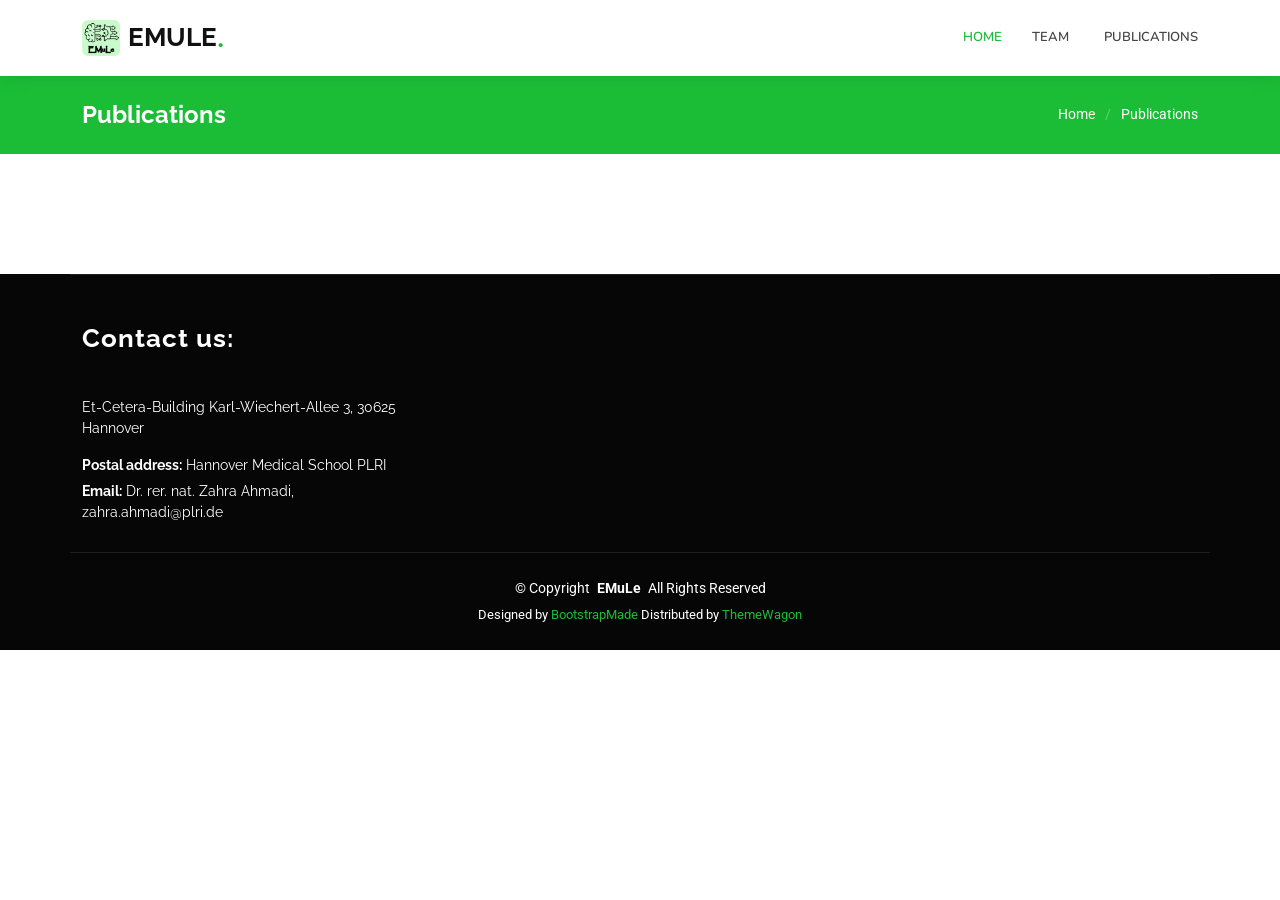
<file: blog.html>
<!DOCTYPE html>
<html lang="en">

<head>
  <meta charset="utf-8">
  <meta content="width=device-width, initial-scale=1.0" name="viewport">
  <title>Publications</title>
  <meta name="description" content="">
  <meta name="keywords" content="">

  <!-- Favicons -->
  <link href="assets/img/logo.png" rel="icon">
  <link href="assets/img/apple-touch-icon.png" rel="apple-touch-icon">

  <!-- Fonts -->
  <link href="https://fonts.googleapis.com" rel="preconnect">
  <link href="https://fonts.gstatic.com" rel="preconnect" crossorigin>
  <link href="https://fonts.googleapis.com/css2?family=Roboto:ital,wght@0,100;0,300;0,400;0,500;0,700;0,900;1,100;1,300;1,400;1,500;1,700;1,900&family=Raleway:ital,wght@0,100;0,200;0,300;0,400;0,500;0,600;0,700;0,800;0,900;1,100;1,200;1,300;1,400;1,500;1,600;1,700;1,800;1,900&family=Nunito:ital,wght@0,200;0,300;0,400;0,500;0,600;0,700;0,800;0,900;1,200;1,300;1,400;1,500;1,600;1,700;1,800;1,900&display=swap" rel="stylesheet">

  <!-- Vendor CSS Files -->
  <link href="assets/vendor/bootstrap/css/bootstrap.min.css" rel="stylesheet">
  <link href="assets/vendor/bootstrap-icons/bootstrap-icons.css" rel="stylesheet">
  <link href="assets/vendor/aos/aos.css" rel="stylesheet">
  <link href="assets/vendor/glightbox/css/glightbox.min.css" rel="stylesheet">
  <link href="assets/vendor/swiper/swiper-bundle.min.css" rel="stylesheet">

  <!-- Main CSS File -->
  <link href="assets/css/main.css" rel="stylesheet">

  <!-- =======================================================
  * Template Name: Company
  * Template URL: https://bootstrapmade.com/company-free-html-bootstrap-template/
  * Updated: Aug 07 2024 with Bootstrap v5.3.3
  * Author: BootstrapMade.com
  * License: https://bootstrapmade.com/license/
  ======================================================== -->
</head>

<body class="blog-page">

  <header id="header" class="header d-flex align-items-center sticky-top">
    <div class="container position-relative d-flex align-items-center">

      <a href="index.html" class="logo d-flex align-items-center me-auto">
        <!-- Uncomment the line below if you also wish to use an image logo -->
        <img src="assets/img/logo.png" alt="">
        <h1 class="sitename">EMuLe</h1><span>.</span>
      </a>

      <nav id="navmenu" class="navmenu">
        <ul>
          <li><a href="index.html" class="active">Home</a></li>
          <li ><a href="team.html"><span>Team</span> <i class="active"></i></a>
            
          </li>
          <li><a href="blog.html">Publications</a></li>
        </ul>
        <i class="mobile-nav-toggle d-xl-none bi bi-list"></i>
      </nav>

    </div>
  </header>

  <main class="main">

    <!-- Page Title -->
    <div class="page-title accent-background">
      <div class="container d-lg-flex justify-content-between align-items-center">
        <h1 class="mb-2 mb-lg-0">Publications</h1>
        <nav class="breadcrumbs">
          <ol>
            <li><a href="index.html">Home</a></li>
            <li class="current">Publications</li>
          </ol>
        </nav>
      </div>
    </div><!-- End Page Title -->

    <!-- Blog Posts Section -->
    <section id="blog-posts" class="blog-posts section">

      <!-- <div class="container">
        <div class="row gy-4">

          <div class="col-lg-4">
            <article class="position-relative h-100">

              <div class="post-img position-relative overflow-hidden">
                <img src="assets/img/blog/blog-1.jpg" class="img-fluid" alt="">
                <span class="post-date">December 12</span>
              </div>

              <div class="post-content d-flex flex-column">

                <h3 class="post-title">Dolorum optio tempore voluptas dignissimos cumque fuga qui quibusdam quia</h3>

                <div class="meta d-flex align-items-center">
                  <div class="d-flex align-items-center">
                    <i class="bi bi-person"></i> <span class="ps-2">John Doe</span>
                  </div>
                  <span class="px-3 text-black-50">/</span>
                  <div class="d-flex align-items-center">
                    <i class="bi bi-folder2"></i> <span class="ps-2">Politics</span>
                  </div>
                </div>

                <p>
                  Similique neque nam consequuntur ad non maxime aliquam quas. Quibusdam animi praesentium. Aliquam et laboriosam eius aut nostrum quidem aliquid dicta.
                </p>

                <hr>

                <a href="blog-details.html" class="readmore stretched-link"><span>Read More</span><i class="bi bi-arrow-right"></i></a>

              </div>

            </article>
          </div><!-- End post list item -->

          

            
    
        </div>
      </div>

    </section><!-- /Blog Posts Section -->

    <!-- Blog Pagination Section 
    <section id="blog-pagination" class="blog-pagination section">

      <div class="container">
        <div class="d-flex justify-content-center">
          <ul>
            <li><a href="#"><i class="bi bi-chevron-left"></i></a></li>
            <li><a href="#">1</a></li>
            <li><a href="#" class="active">2</a></li>
            <li><a href="#">3</a></li>
            <li><a href="#">4</a></li>
            <li>...</li>
            <li><a href="#">10</a></li>
            <li><a href="#"><i class="bi bi-chevron-right"></i></a></li>
          </ul>
        </div>
      </div>

    </section>--><!-- /Blog Pagination Section -->

  </main>

<footer id="footer" class="footer dark-background">

    <div class="container footer-top">
      <div class="row gy-4">
        <div class="col-lg-4 col-md-6 footer-about">
          <a href="index.html" class="logo d-flex align-items-center">
            <span class="sitename">Contact us:</span>
          </a>
          <div class="footer-contact pt-3">
            <p></p>
            <p>Et-Cetera-Building Karl-Wiechert-Allee 3, 30625 Hannover</p>
            <p class="mt-3"><strong>Postal address:</strong> <span> Hannover Medical School PLRI</span></p>
            <p><strong>Email:</strong> <span>Dr. rer. nat. Zahra Ahmadi, zahra.ahmadi@plri.de</span></p>
          </div>
        </div>
      </div>
    </div>

    <div class="container copyright text-center mt-4">
      <p>© <span>Copyright</span> <strong class="px-1 sitename">EMuLe</strong> <span>All Rights Reserved</span></p>
      <div class="credits">
        <!-- All the links in the footer should remain intact. -->
        <!-- You can delete the links only if you've purchased the pro version. -->
        <!-- Licensing information: https://bootstrapmade.com/license/ -->
        <!-- Purchase the pro version with working PHP/AJAX contact form: [buy-url] -->
        Designed by <a href="https://bootstrapmade.com/">BootstrapMade</a> Distributed by <a href=“https://themewagon.com>ThemeWagon
      </div>
    </div>

  </footer>


  <!-- Scroll Top -->
  <a href="#" id="scroll-top" class="scroll-top d-flex align-items-center justify-content-center"><i class="bi bi-arrow-up-short"></i></a>

  <!-- Preloader -->
  <div id="preloader"></div>

  <!-- Vendor JS Files -->
  <script src="assets/vendor/bootstrap/js/bootstrap.bundle.min.js"></script>
  <script src="assets/vendor/php-email-form/validate.js"></script>
  <script src="assets/vendor/aos/aos.js"></script>
  <script src="assets/vendor/glightbox/js/glightbox.min.js"></script>
  <script src="assets/vendor/imagesloaded/imagesloaded.pkgd.min.js"></script>
  <script src="assets/vendor/isotope-layout/isotope.pkgd.min.js"></script>
  <script src="assets/vendor/waypoints/noframework.waypoints.js"></script>
  <script src="assets/vendor/swiper/swiper-bundle.min.js"></script>

  <!-- Main JS File -->
  <script src="assets/js/main.js"></script>

</body>

</html>
</file>
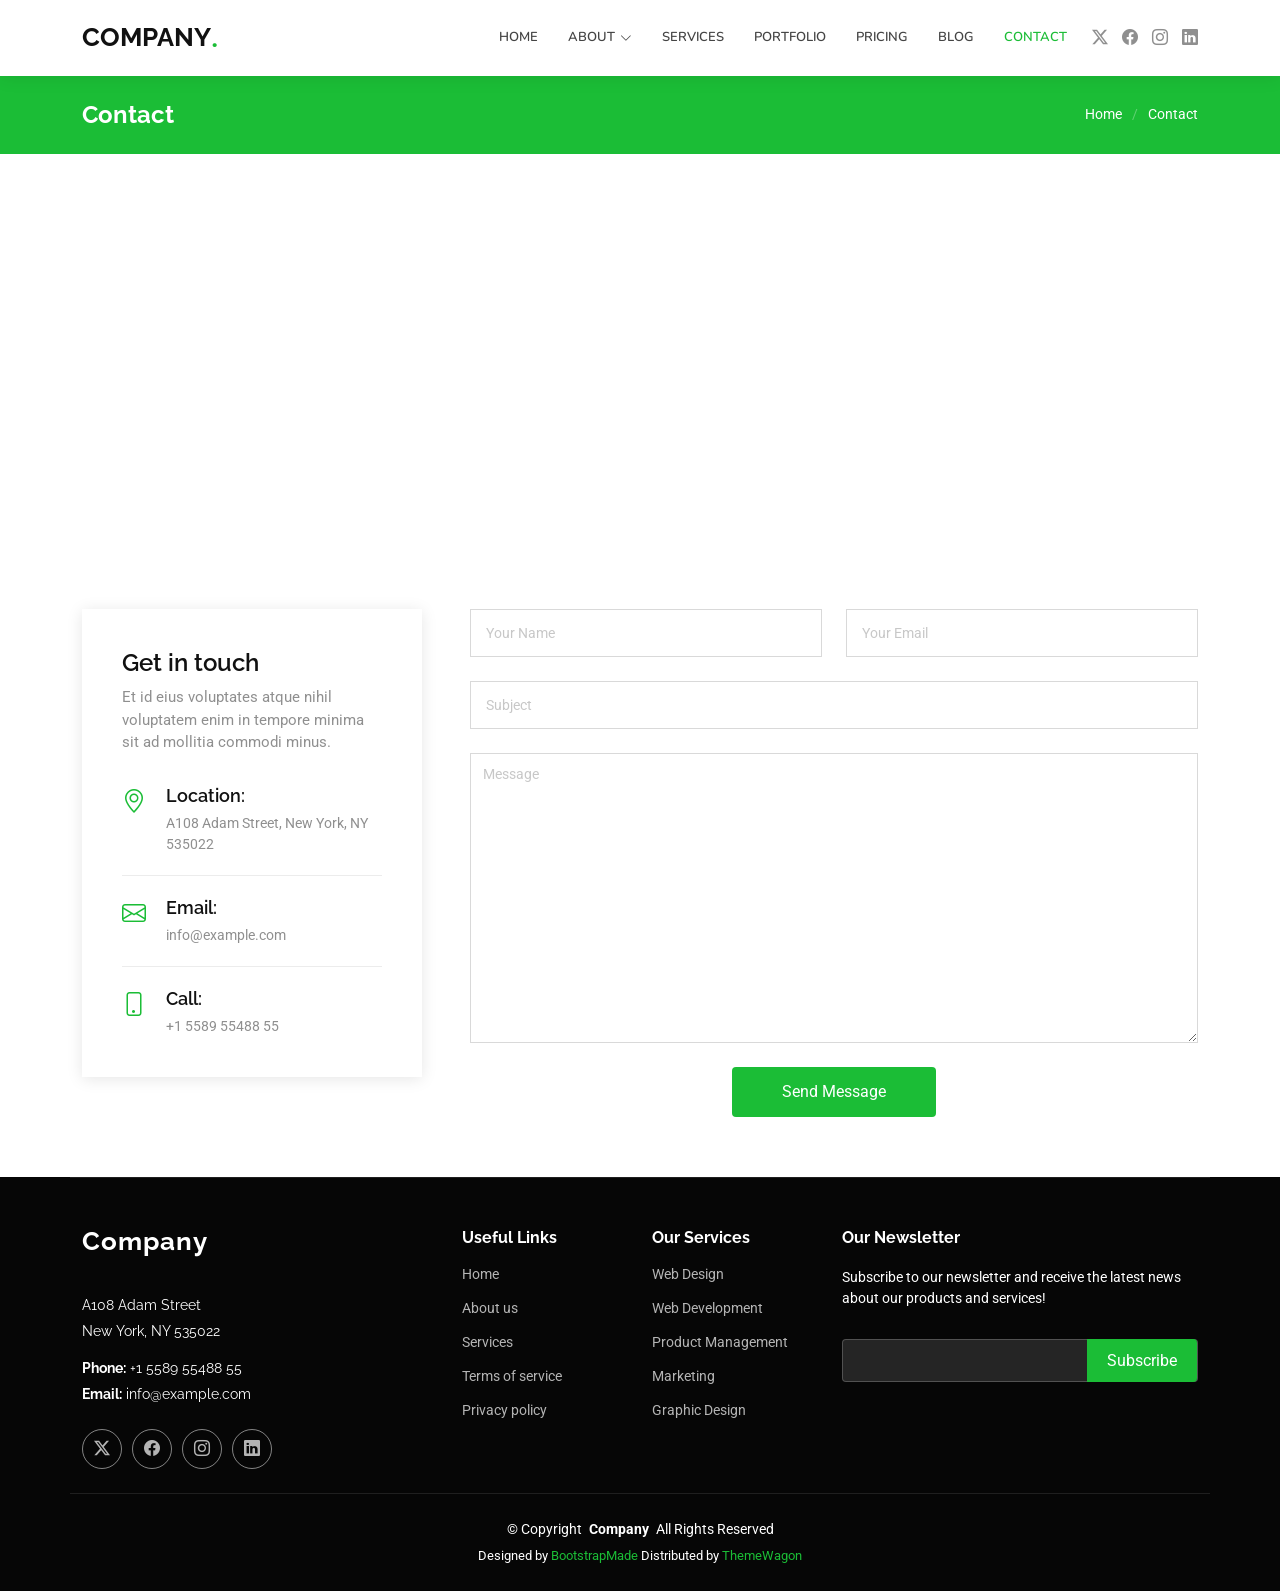
<file: contact.html>
<!DOCTYPE html>
<html lang="en">

<head>
  <meta charset="utf-8">
  <meta content="width=device-width, initial-scale=1.0" name="viewport">
  <title>Contact - Company Bootstrap Template</title>
  <meta name="description" content="">
  <meta name="keywords" content="">

  <!-- Favicons -->
  <link href="assets/img/favicon.png" rel="icon">
  <link href="assets/img/apple-touch-icon.png" rel="apple-touch-icon">

  <!-- Fonts -->
  <link href="https://fonts.googleapis.com" rel="preconnect">
  <link href="https://fonts.gstatic.com" rel="preconnect" crossorigin>
  <link href="https://fonts.googleapis.com/css2?family=Roboto:ital,wght@0,100;0,300;0,400;0,500;0,700;0,900;1,100;1,300;1,400;1,500;1,700;1,900&family=Raleway:ital,wght@0,100;0,200;0,300;0,400;0,500;0,600;0,700;0,800;0,900;1,100;1,200;1,300;1,400;1,500;1,600;1,700;1,800;1,900&family=Nunito:ital,wght@0,200;0,300;0,400;0,500;0,600;0,700;0,800;0,900;1,200;1,300;1,400;1,500;1,600;1,700;1,800;1,900&display=swap" rel="stylesheet">

  <!-- Vendor CSS Files -->
  <link href="assets/vendor/bootstrap/css/bootstrap.min.css" rel="stylesheet">
  <link href="assets/vendor/bootstrap-icons/bootstrap-icons.css" rel="stylesheet">
  <link href="assets/vendor/aos/aos.css" rel="stylesheet">
  <link href="assets/vendor/glightbox/css/glightbox.min.css" rel="stylesheet">
  <link href="assets/vendor/swiper/swiper-bundle.min.css" rel="stylesheet">

  <!-- Main CSS File -->
  <link href="assets/css/main.css" rel="stylesheet">

  <!-- =======================================================
  * Template Name: Company
  * Template URL: https://bootstrapmade.com/company-free-html-bootstrap-template/
  * Updated: Aug 07 2024 with Bootstrap v5.3.3
  * Author: BootstrapMade.com
  * License: https://bootstrapmade.com/license/
  ======================================================== -->
</head>

<body class="contact-page">

  <header id="header" class="header d-flex align-items-center sticky-top">
    <div class="container position-relative d-flex align-items-center">

      <a href="index.html" class="logo d-flex align-items-center me-auto">
        <!-- Uncomment the line below if you also wish to use an image logo -->
        <!-- <img src="assets/img/logo.png" alt=""> -->
        <h1 class="sitename">Company</h1><span>.</span>
      </a>

      <nav id="navmenu" class="navmenu">
        <ul>
          <li><a href="#hero">Home</a></li>
          <li class="dropdown"><a href="about.html"><span>About</span> <i class="bi bi-chevron-down toggle-dropdown"></i></a>
            <ul>
              <li><a href="team.html">Team</a></li>
              <li><a href="testimonials.html">Testimonials</a></li>
              <li class="dropdown"><a href="#"><span>Deep Dropdown</span> <i class="bi bi-chevron-down toggle-dropdown"></i></a>
                <ul>
                  <li><a href="#">Deep Dropdown 1</a></li>
                  <li><a href="#">Deep Dropdown 2</a></li>
                  <li><a href="#">Deep Dropdown 3</a></li>
                  <li><a href="#">Deep Dropdown 4</a></li>
                  <li><a href="#">Deep Dropdown 5</a></li>
                </ul>
              </li>
            </ul>
          </li>
          <li><a href="services.html">Services</a></li>
          <li><a href="portfolio.html">Portfolio</a></li>
          <li><a href="pricing.html">Pricing</a></li>
          <li><a href="blog.html">Blog</a></li>
          <li><a href="contact.html" class="active">Contact</a></li>
        </ul>
        <i class="mobile-nav-toggle d-xl-none bi bi-list"></i>
      </nav>

      <div class="header-social-links">
        <a href="#" class="twitter"><i class="bi bi-twitter-x"></i></a>
        <a href="#" class="facebook"><i class="bi bi-facebook"></i></a>
        <a href="#" class="instagram"><i class="bi bi-instagram"></i></a>
        <a href="#" class="linkedin"><i class="bi bi-linkedin"></i></a>
      </div>

    </div>
  </header>

  <main class="main">

    <!-- Page Title -->
    <div class="page-title accent-background">
      <div class="container d-lg-flex justify-content-between align-items-center">
        <h1 class="mb-2 mb-lg-0">Contact</h1>
        <nav class="breadcrumbs">
          <ol>
            <li><a href="index.html">Home</a></li>
            <li class="current">Contact</li>
          </ol>
        </nav>
      </div>
    </div><!-- End Page Title -->

    <!-- Contact Section -->
    <section id="contact" class="contact section">

      <div class="mb-5">
        <iframe style="width: 100%; height: 400px;" src="https://www.google.com/maps/embed?pb=!1m14!1m8!1m3!1d12097.433213460943!2d-74.0062269!3d40.7101282!3m2!1i1024!2i768!4f13.1!3m3!1m2!1s0x0%3A0xb89d1fe6bc499443!2sDowntown+Conference+Center!5e0!3m2!1smk!2sbg!4v1539943755621" frameborder="0" allowfullscreen=""></iframe>
      </div><!-- End Google Maps -->

      <div class="container" data-aos="fade">

        <div class="row gy-5 gx-lg-5">

          <div class="col-lg-4">

            <div class="info">
              <h3>Get in touch</h3>
              <p>Et id eius voluptates atque nihil voluptatem enim in tempore minima sit ad mollitia commodi minus.</p>

              <div class="info-item d-flex">
                <i class="bi bi-geo-alt flex-shrink-0"></i>
                <div>
                  <h4>Location:</h4>
                  <p>A108 Adam Street, New York, NY 535022</p>
                </div>
              </div><!-- End Info Item -->

              <div class="info-item d-flex">
                <i class="bi bi-envelope flex-shrink-0"></i>
                <div>
                  <h4>Email:</h4>
                  <p>info@example.com</p>
                </div>
              </div><!-- End Info Item -->

              <div class="info-item d-flex">
                <i class="bi bi-phone flex-shrink-0"></i>
                <div>
                  <h4>Call:</h4>
                  <p>+1 5589 55488 55</p>
                </div>
              </div><!-- End Info Item -->

            </div>

          </div>

          <div class="col-lg-8">
            <form action="forms/contact.php" method="post" role="form" class="php-email-form">
              <div class="row">
                <div class="col-md-6 form-group">
                  <input type="text" name="name" class="form-control" id="name" placeholder="Your Name" required="">
                </div>
                <div class="col-md-6 form-group mt-3 mt-md-0">
                  <input type="email" class="form-control" name="email" id="email" placeholder="Your Email" required="">
                </div>
              </div>
              <div class="form-group mt-3">
                <input type="text" class="form-control" name="subject" id="subject" placeholder="Subject" required="">
              </div>
              <div class="form-group mt-3">
                <textarea class="form-control" name="message" placeholder="Message" required=""></textarea>
              </div>
              <div class="my-3">
                <div class="loading">Loading</div>
                <div class="error-message"></div>
                <div class="sent-message">Your message has been sent. Thank you!</div>
              </div>
              <div class="text-center"><button type="submit">Send Message</button></div>
            </form>
          </div><!-- End Contact Form -->

        </div>

      </div>

    </section><!-- /Contact Section -->

  </main>

  <footer id="footer" class="footer dark-background">

    <div class="container footer-top">
      <div class="row gy-4">
        <div class="col-lg-4 col-md-6 footer-about">
          <a href="index.html" class="logo d-flex align-items-center">
            <span class="sitename">Company</span>
          </a>
          <div class="footer-contact pt-3">
            <p>A108 Adam Street</p>
            <p>New York, NY 535022</p>
            <p class="mt-3"><strong>Phone:</strong> <span>+1 5589 55488 55</span></p>
            <p><strong>Email:</strong> <span>info@example.com</span></p>
          </div>
          <div class="social-links d-flex mt-4">
            <a href=""><i class="bi bi-twitter-x"></i></a>
            <a href=""><i class="bi bi-facebook"></i></a>
            <a href=""><i class="bi bi-instagram"></i></a>
            <a href=""><i class="bi bi-linkedin"></i></a>
          </div>
        </div>

        <div class="col-lg-2 col-md-3 footer-links">
          <h4>Useful Links</h4>
          <ul>
            <li><a href="#">Home</a></li>
            <li><a href="#">About us</a></li>
            <li><a href="#">Services</a></li>
            <li><a href="#">Terms of service</a></li>
            <li><a href="#">Privacy policy</a></li>
          </ul>
        </div>

        <div class="col-lg-2 col-md-3 footer-links">
          <h4>Our Services</h4>
          <ul>
            <li><a href="#">Web Design</a></li>
            <li><a href="#">Web Development</a></li>
            <li><a href="#">Product Management</a></li>
            <li><a href="#">Marketing</a></li>
            <li><a href="#">Graphic Design</a></li>
          </ul>
        </div>

        <div class="col-lg-4 col-md-12 footer-newsletter">
          <h4>Our Newsletter</h4>
          <p>Subscribe to our newsletter and receive the latest news about our products and services!</p>
          <form action="forms/newsletter.php" method="post" class="php-email-form">
            <div class="newsletter-form"><input type="email" name="email"><input type="submit" value="Subscribe"></div>
            <div class="loading">Loading</div>
            <div class="error-message"></div>
            <div class="sent-message">Your subscription request has been sent. Thank you!</div>
          </form>
        </div>

      </div>
    </div>

    <div class="container copyright text-center mt-4">
      <p>© <span>Copyright</span> <strong class="px-1 sitename">Company</strong> <span>All Rights Reserved</span></p>
      <div class="credits">
        <!-- All the links in the footer should remain intact. -->
        <!-- You can delete the links only if you've purchased the pro version. -->
        <!-- Licensing information: https://bootstrapmade.com/license/ -->
        <!-- Purchase the pro version with working PHP/AJAX contact form: [buy-url] -->
        Designed by <a href="https://bootstrapmade.com/">BootstrapMade</a> Distributed by <a href=“https://themewagon.com>ThemeWagon
      </div>
    </div>

  </footer>

  <!-- Scroll Top -->
  <a href="#" id="scroll-top" class="scroll-top d-flex align-items-center justify-content-center"><i class="bi bi-arrow-up-short"></i></a>

  <!-- Preloader -->
  <div id="preloader"></div>

  <!-- Vendor JS Files -->
  <script src="assets/vendor/bootstrap/js/bootstrap.bundle.min.js"></script>
  <script src="assets/vendor/php-email-form/validate.js"></script>
  <script src="assets/vendor/aos/aos.js"></script>
  <script src="assets/vendor/glightbox/js/glightbox.min.js"></script>
  <script src="assets/vendor/imagesloaded/imagesloaded.pkgd.min.js"></script>
  <script src="assets/vendor/isotope-layout/isotope.pkgd.min.js"></script>
  <script src="assets/vendor/waypoints/noframework.waypoints.js"></script>
  <script src="assets/vendor/swiper/swiper-bundle.min.js"></script>

  <!-- Main JS File -->
  <script src="assets/js/main.js"></script>

</body>

</html>
</file>
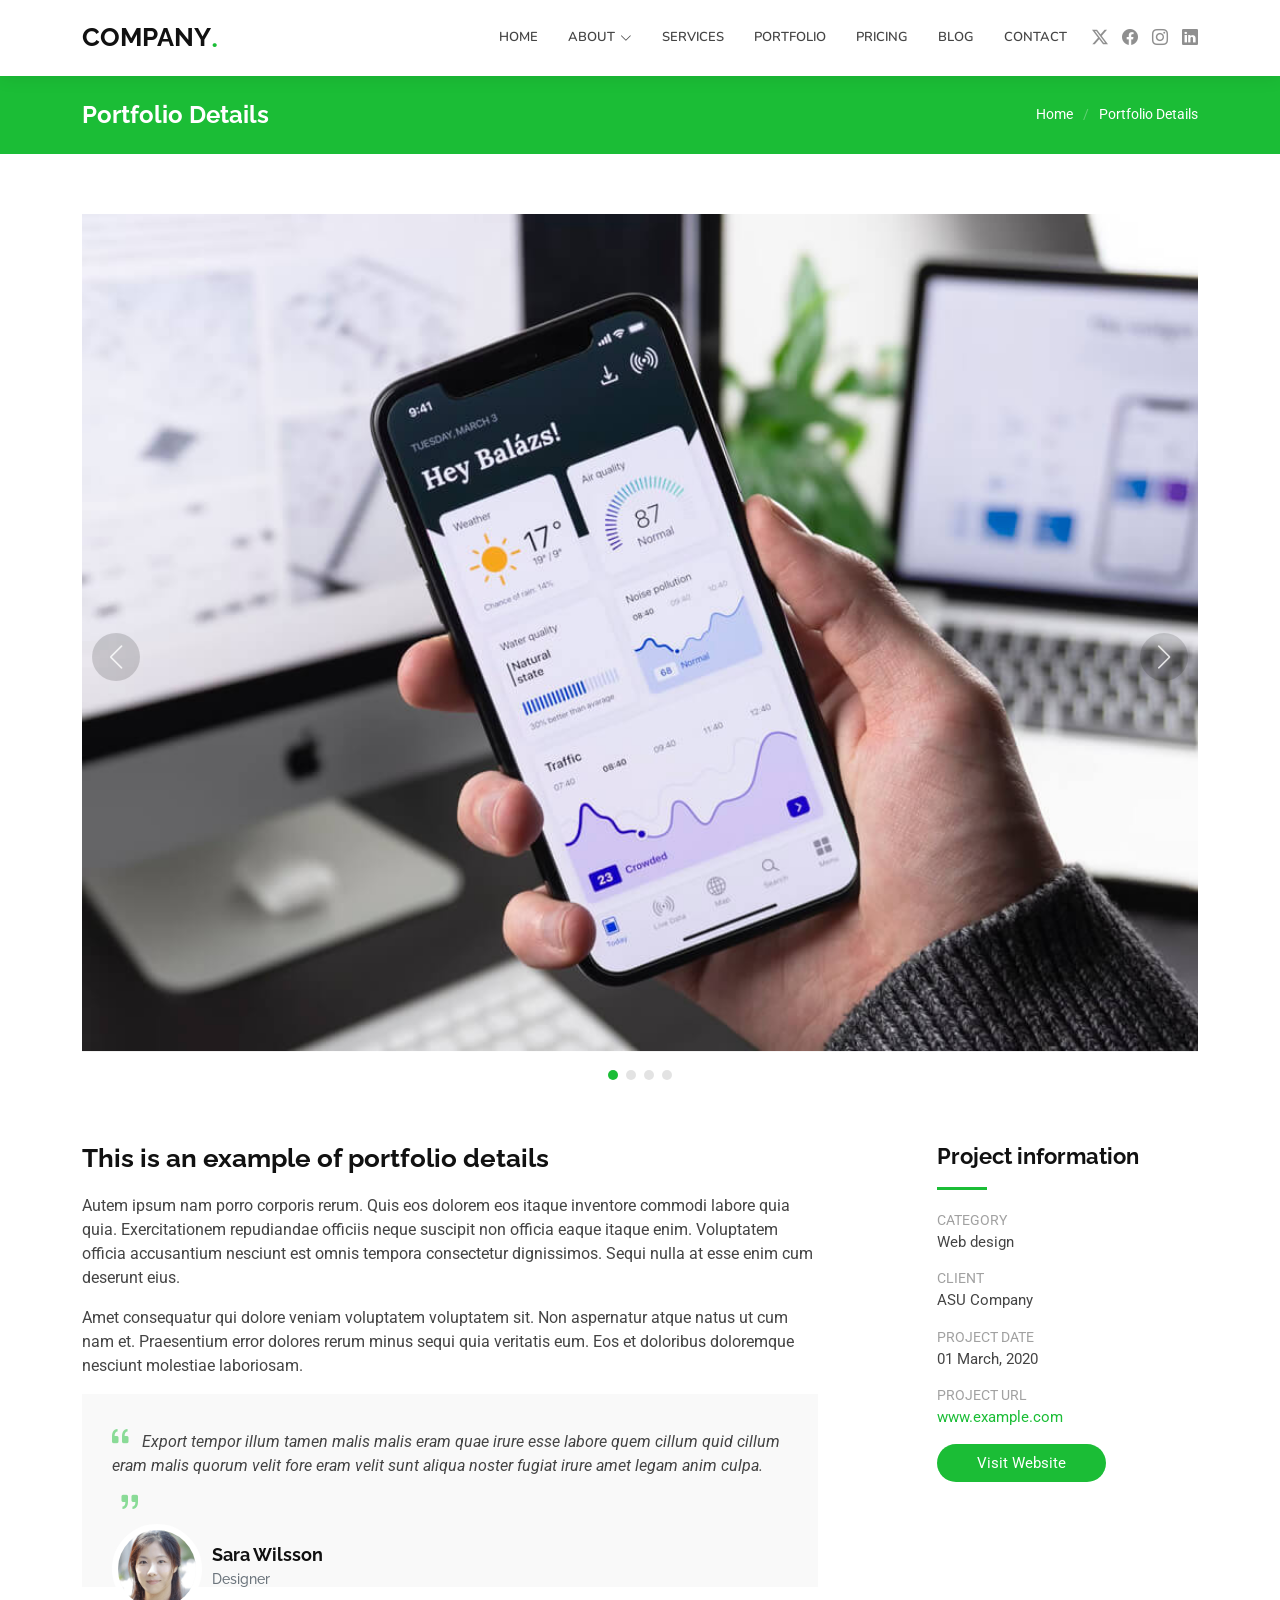
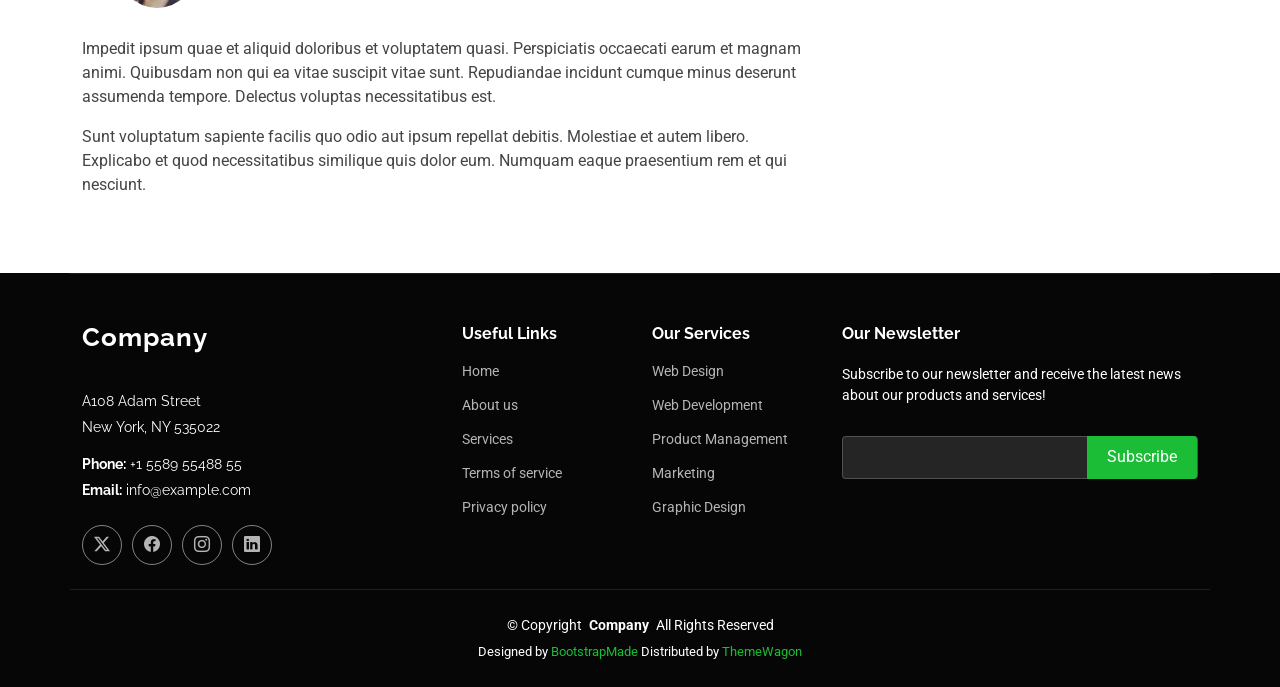
<file: portfolio-details.html>
<!DOCTYPE html>
<html lang="en">

<head>
  <meta charset="utf-8">
  <meta content="width=device-width, initial-scale=1.0" name="viewport">
  <title>Portfolio Details - Company Bootstrap Template</title>
  <meta name="description" content="">
  <meta name="keywords" content="">

  <!-- Favicons -->
  <link href="assets/img/favicon.png" rel="icon">
  <link href="assets/img/apple-touch-icon.png" rel="apple-touch-icon">

  <!-- Fonts -->
  <link href="https://fonts.googleapis.com" rel="preconnect">
  <link href="https://fonts.gstatic.com" rel="preconnect" crossorigin>
  <link href="https://fonts.googleapis.com/css2?family=Roboto:ital,wght@0,100;0,300;0,400;0,500;0,700;0,900;1,100;1,300;1,400;1,500;1,700;1,900&family=Raleway:ital,wght@0,100;0,200;0,300;0,400;0,500;0,600;0,700;0,800;0,900;1,100;1,200;1,300;1,400;1,500;1,600;1,700;1,800;1,900&family=Nunito:ital,wght@0,200;0,300;0,400;0,500;0,600;0,700;0,800;0,900;1,200;1,300;1,400;1,500;1,600;1,700;1,800;1,900&display=swap" rel="stylesheet">

  <!-- Vendor CSS Files -->
  <link href="assets/vendor/bootstrap/css/bootstrap.min.css" rel="stylesheet">
  <link href="assets/vendor/bootstrap-icons/bootstrap-icons.css" rel="stylesheet">
  <link href="assets/vendor/aos/aos.css" rel="stylesheet">
  <link href="assets/vendor/glightbox/css/glightbox.min.css" rel="stylesheet">
  <link href="assets/vendor/swiper/swiper-bundle.min.css" rel="stylesheet">

  <!-- Main CSS File -->
  <link href="assets/css/main.css" rel="stylesheet">

  <!-- =======================================================
  * Template Name: Company
  * Template URL: https://bootstrapmade.com/company-free-html-bootstrap-template/
  * Updated: Aug 07 2024 with Bootstrap v5.3.3
  * Author: BootstrapMade.com
  * License: https://bootstrapmade.com/license/
  ======================================================== -->
</head>

<body class="portfolio-details-page">

  <header id="header" class="header d-flex align-items-center sticky-top">
    <div class="container position-relative d-flex align-items-center">

      <a href="index.html" class="logo d-flex align-items-center me-auto">
        <!-- Uncomment the line below if you also wish to use an image logo -->
        <!-- <img src="assets/img/logo.png" alt=""> -->
        <h1 class="sitename">Company</h1><span>.</span>
      </a>

      <nav id="navmenu" class="navmenu">
        <ul>
          <li><a href="#hero">Home</a></li>
          <li class="dropdown"><a href="about.html"><span>About</span> <i class="bi bi-chevron-down toggle-dropdown"></i></a>
            <ul>
              <li><a href="team.html">Team</a></li>
              <li><a href="testimonials.html">Testimonials</a></li>
              <li class="dropdown"><a href="#"><span>Deep Dropdown</span> <i class="bi bi-chevron-down toggle-dropdown"></i></a>
                <ul>
                  <li><a href="#">Deep Dropdown 1</a></li>
                  <li><a href="#">Deep Dropdown 2</a></li>
                  <li><a href="#">Deep Dropdown 3</a></li>
                  <li><a href="#">Deep Dropdown 4</a></li>
                  <li><a href="#">Deep Dropdown 5</a></li>
                </ul>
              </li>
            </ul>
          </li>
          <li><a href="services.html">Services</a></li>
          <li><a href="portfolio.html">Portfolio</a></li>
          <li><a href="pricing.html">Pricing</a></li>
          <li><a href="blog.html">Blog</a></li>
          <li><a href="contact.html">Contact</a></li>
        </ul>
        <i class="mobile-nav-toggle d-xl-none bi bi-list"></i>
      </nav>

      <div class="header-social-links">
        <a href="#" class="twitter"><i class="bi bi-twitter-x"></i></a>
        <a href="#" class="facebook"><i class="bi bi-facebook"></i></a>
        <a href="#" class="instagram"><i class="bi bi-instagram"></i></a>
        <a href="#" class="linkedin"><i class="bi bi-linkedin"></i></a>
      </div>

    </div>
  </header>

  <main class="main">

    <!-- Page Title -->
    <div class="page-title accent-background">
      <div class="container d-lg-flex justify-content-between align-items-center">
        <h1 class="mb-2 mb-lg-0">Portfolio Details</h1>
        <nav class="breadcrumbs">
          <ol>
            <li><a href="index.html">Home</a></li>
            <li class="current">Portfolio Details</li>
          </ol>
        </nav>
      </div>
    </div><!-- End Page Title -->

    <!-- Portfolio Details Section -->
    <section id="portfolio-details" class="portfolio-details section">

      <div class="container" data-aos="fade-up">

        <div class="portfolio-details-slider swiper init-swiper">
          <script type="application/json" class="swiper-config">
            {
              "loop": true,
              "speed": 600,
              "autoplay": {
                "delay": 5000
              },
              "slidesPerView": "auto",
              "navigation": {
                "nextEl": ".swiper-button-next",
                "prevEl": ".swiper-button-prev"
              },
              "pagination": {
                "el": ".swiper-pagination",
                "type": "bullets",
                "clickable": true
              }
            }
          </script>
          <div class="swiper-wrapper align-items-center">

            <div class="swiper-slide">
              <img src="assets/img/portfolio/app-1.jpg" alt="">
            </div>

            <div class="swiper-slide">
              <img src="assets/img/portfolio/product-1.jpg" alt="">
            </div>

            <div class="swiper-slide">
              <img src="assets/img/portfolio/branding-1.jpg" alt="">
            </div>

            <div class="swiper-slide">
              <img src="assets/img/portfolio/books-1.jpg" alt="">
            </div>

          </div>
          <div class="swiper-button-prev"></div>
          <div class="swiper-button-next"></div>
          <div class="swiper-pagination"></div>
        </div>

        <div class="row justify-content-between gy-4 mt-4">

          <div class="col-lg-8" data-aos="fade-up">
            <div class="portfolio-description">
              <h2>This is an example of portfolio details</h2>
              <p>
                Autem ipsum nam porro corporis rerum. Quis eos dolorem eos itaque inventore commodi labore quia quia. Exercitationem repudiandae officiis neque suscipit non officia eaque itaque enim. Voluptatem officia accusantium nesciunt est omnis tempora consectetur dignissimos. Sequi nulla at esse enim cum deserunt eius.
              </p>
              <p>
                Amet consequatur qui dolore veniam voluptatem voluptatem sit. Non aspernatur atque natus ut cum nam et. Praesentium error dolores rerum minus sequi quia veritatis eum. Eos et doloribus doloremque nesciunt molestiae laboriosam.
              </p>

              <div class="testimonial-item">
                <p>
                  <i class="bi bi-quote quote-icon-left"></i>
                  <span>Export tempor illum tamen malis malis eram quae irure esse labore quem cillum quid cillum eram malis quorum velit fore eram velit sunt aliqua noster fugiat irure amet legam anim culpa.</span>
                  <i class="bi bi-quote quote-icon-right"></i>
                </p>
                <div>
                  <img src="assets/img/testimonials/testimonials-2.jpg" class="testimonial-img" alt="">
                  <h3>Sara Wilsson</h3>
                  <h4>Designer</h4>
                </div>
              </div>

              <p>
                Impedit ipsum quae et aliquid doloribus et voluptatem quasi. Perspiciatis occaecati earum et magnam animi. Quibusdam non qui ea vitae suscipit vitae sunt. Repudiandae incidunt cumque minus deserunt assumenda tempore. Delectus voluptas necessitatibus est.
              </p>

              <p>
                Sunt voluptatum sapiente facilis quo odio aut ipsum repellat debitis. Molestiae et autem libero. Explicabo et quod necessitatibus similique quis dolor eum. Numquam eaque praesentium rem et qui nesciunt.
              </p>

            </div>
          </div>

          <div class="col-lg-3" data-aos="fade-up" data-aos-delay="100">
            <div class="portfolio-info">
              <h3>Project information</h3>
              <ul>
                <li><strong>Category</strong> Web design</li>
                <li><strong>Client</strong> ASU Company</li>
                <li><strong>Project date</strong> 01 March, 2020</li>
                <li><strong>Project URL</strong> <a href="#">www.example.com</a></li>
                <li><a href="#" class="btn-visit align-self-start">Visit Website</a></li>
              </ul>
            </div>
          </div>

        </div>

      </div>

    </section><!-- /Portfolio Details Section -->

  </main>

  <footer id="footer" class="footer dark-background">

    <div class="container footer-top">
      <div class="row gy-4">
        <div class="col-lg-4 col-md-6 footer-about">
          <a href="index.html" class="logo d-flex align-items-center">
            <span class="sitename">Company</span>
          </a>
          <div class="footer-contact pt-3">
            <p>A108 Adam Street</p>
            <p>New York, NY 535022</p>
            <p class="mt-3"><strong>Phone:</strong> <span>+1 5589 55488 55</span></p>
            <p><strong>Email:</strong> <span>info@example.com</span></p>
          </div>
          <div class="social-links d-flex mt-4">
            <a href=""><i class="bi bi-twitter-x"></i></a>
            <a href=""><i class="bi bi-facebook"></i></a>
            <a href=""><i class="bi bi-instagram"></i></a>
            <a href=""><i class="bi bi-linkedin"></i></a>
          </div>
        </div>

        <div class="col-lg-2 col-md-3 footer-links">
          <h4>Useful Links</h4>
          <ul>
            <li><a href="#">Home</a></li>
            <li><a href="#">About us</a></li>
            <li><a href="#">Services</a></li>
            <li><a href="#">Terms of service</a></li>
            <li><a href="#">Privacy policy</a></li>
          </ul>
        </div>

        <div class="col-lg-2 col-md-3 footer-links">
          <h4>Our Services</h4>
          <ul>
            <li><a href="#">Web Design</a></li>
            <li><a href="#">Web Development</a></li>
            <li><a href="#">Product Management</a></li>
            <li><a href="#">Marketing</a></li>
            <li><a href="#">Graphic Design</a></li>
          </ul>
        </div>

        <div class="col-lg-4 col-md-12 footer-newsletter">
          <h4>Our Newsletter</h4>
          <p>Subscribe to our newsletter and receive the latest news about our products and services!</p>
          <form action="forms/newsletter.php" method="post" class="php-email-form">
            <div class="newsletter-form"><input type="email" name="email"><input type="submit" value="Subscribe"></div>
            <div class="loading">Loading</div>
            <div class="error-message"></div>
            <div class="sent-message">Your subscription request has been sent. Thank you!</div>
          </form>
        </div>

      </div>
    </div>

    <div class="container copyright text-center mt-4">
      <p>© <span>Copyright</span> <strong class="px-1 sitename">Company</strong> <span>All Rights Reserved</span></p>
      <div class="credits">
        <!-- All the links in the footer should remain intact. -->
        <!-- You can delete the links only if you've purchased the pro version. -->
        <!-- Licensing information: https://bootstrapmade.com/license/ -->
        <!-- Purchase the pro version with working PHP/AJAX contact form: [buy-url] -->
        Designed by <a href="https://bootstrapmade.com/">BootstrapMade</a> Distributed by <a href=“https://themewagon.com>ThemeWagon
      </div>
    </div>

  </footer>

  <!-- Scroll Top -->
  <a href="#" id="scroll-top" class="scroll-top d-flex align-items-center justify-content-center"><i class="bi bi-arrow-up-short"></i></a>

  <!-- Preloader -->
  <div id="preloader"></div>

  <!-- Vendor JS Files -->
  <script src="assets/vendor/bootstrap/js/bootstrap.bundle.min.js"></script>
  <script src="assets/vendor/php-email-form/validate.js"></script>
  <script src="assets/vendor/aos/aos.js"></script>
  <script src="assets/vendor/glightbox/js/glightbox.min.js"></script>
  <script src="assets/vendor/imagesloaded/imagesloaded.pkgd.min.js"></script>
  <script src="assets/vendor/isotope-layout/isotope.pkgd.min.js"></script>
  <script src="assets/vendor/waypoints/noframework.waypoints.js"></script>
  <script src="assets/vendor/swiper/swiper-bundle.min.js"></script>

  <!-- Main JS File -->
  <script src="assets/js/main.js"></script>

</body>

</html>
</file>
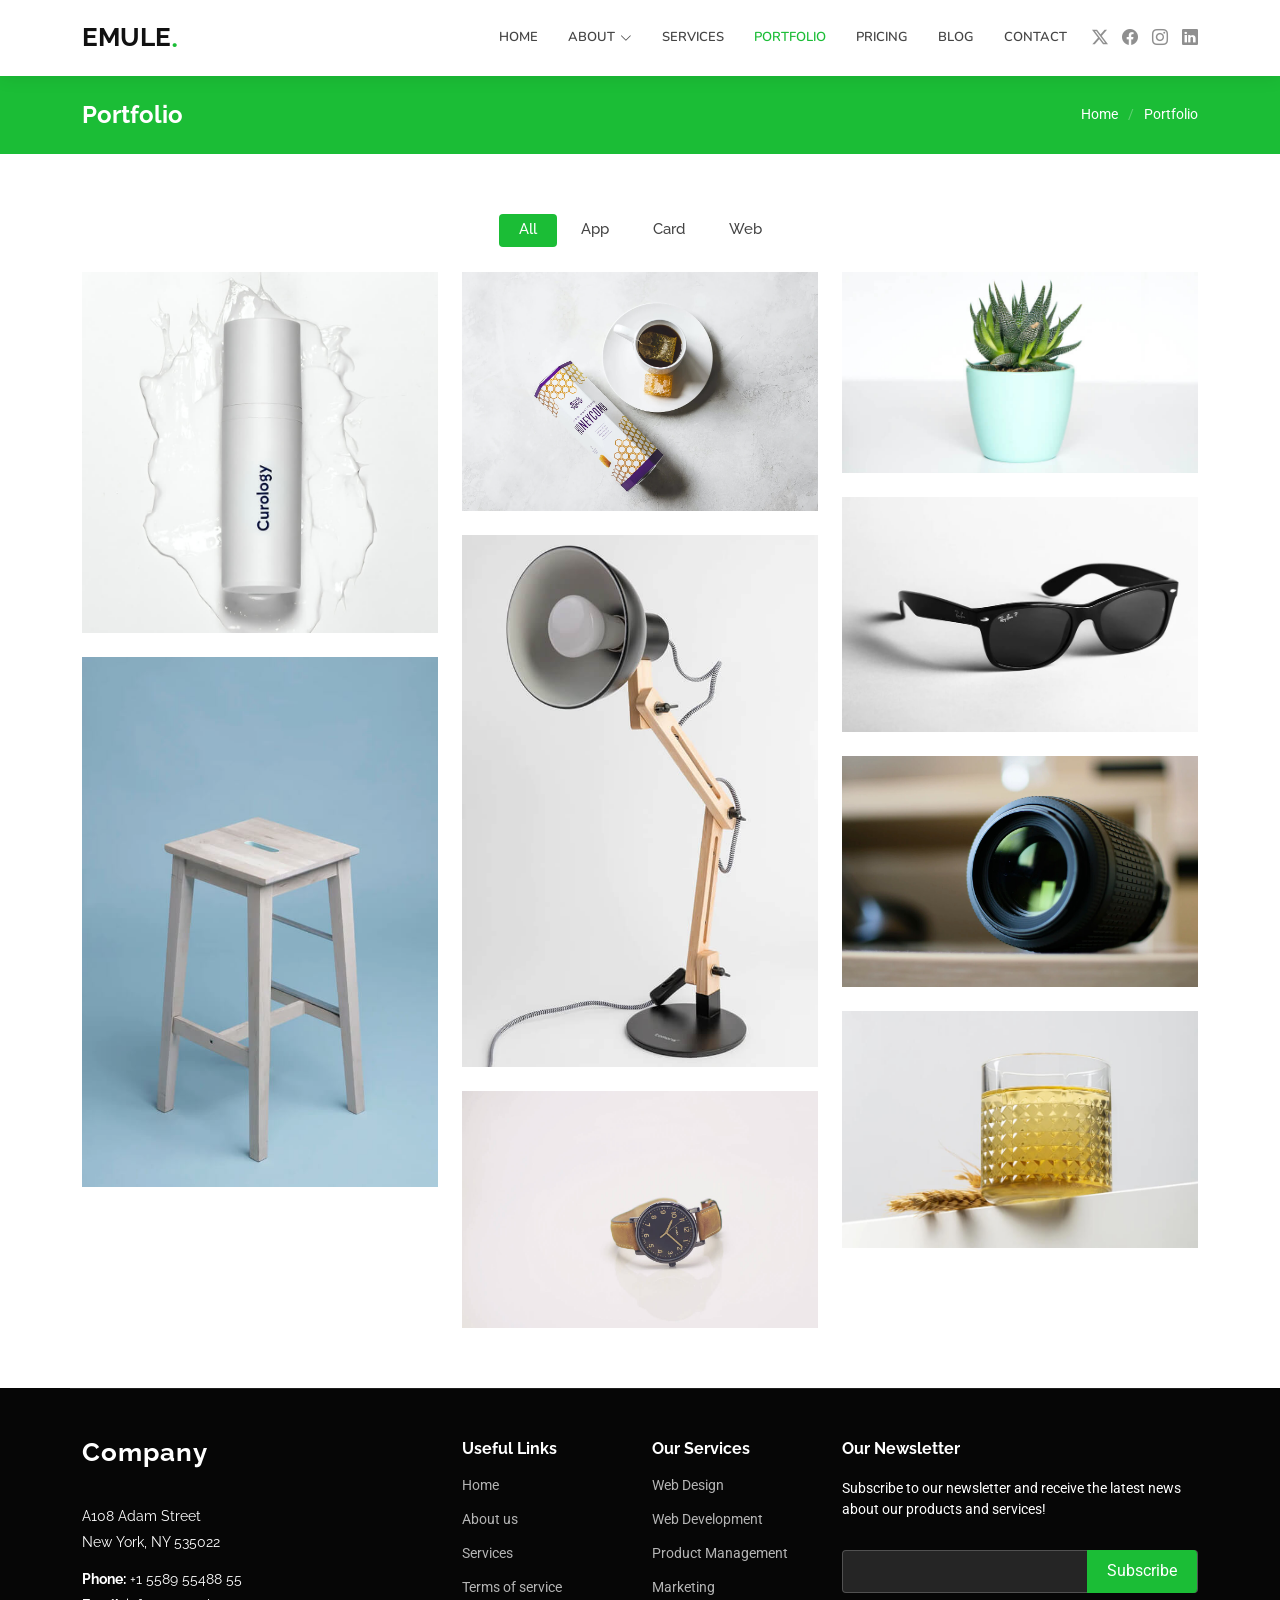
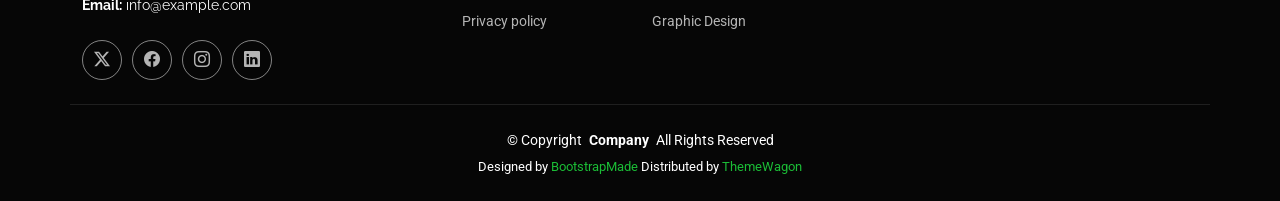
<file: portfolio.html>
<!DOCTYPE html>
<html lang="en">

<head>
  <meta charset="utf-8">
  <meta content="width=device-width, initial-scale=1.0" name="viewport">
  <title>Portfolio - Company Bootstrap Template</title>
  <meta name="description" content="">
  <meta name="keywords" content="">

  <!-- Favicons -->
  <link href="assets/img/favicon.png" rel="icon">
  <link href="assets/img/apple-touch-icon.png" rel="apple-touch-icon">

  <!-- Fonts -->
  <link href="https://fonts.googleapis.com" rel="preconnect">
  <link href="https://fonts.gstatic.com" rel="preconnect" crossorigin>
  <link href="https://fonts.googleapis.com/css2?family=Roboto:ital,wght@0,100;0,300;0,400;0,500;0,700;0,900;1,100;1,300;1,400;1,500;1,700;1,900&family=Raleway:ital,wght@0,100;0,200;0,300;0,400;0,500;0,600;0,700;0,800;0,900;1,100;1,200;1,300;1,400;1,500;1,600;1,700;1,800;1,900&family=Nunito:ital,wght@0,200;0,300;0,400;0,500;0,600;0,700;0,800;0,900;1,200;1,300;1,400;1,500;1,600;1,700;1,800;1,900&display=swap" rel="stylesheet">

  <!-- Vendor CSS Files -->
  <link href="assets/vendor/bootstrap/css/bootstrap.min.css" rel="stylesheet">
  <link href="assets/vendor/bootstrap-icons/bootstrap-icons.css" rel="stylesheet">
  <link href="assets/vendor/aos/aos.css" rel="stylesheet">
  <link href="assets/vendor/glightbox/css/glightbox.min.css" rel="stylesheet">
  <link href="assets/vendor/swiper/swiper-bundle.min.css" rel="stylesheet">

  <!-- Main CSS File -->
  <link href="assets/css/main.css" rel="stylesheet">

  <!-- =======================================================
  * Template Name: Company
  * Template URL: https://bootstrapmade.com/company-free-html-bootstrap-template/
  * Updated: Aug 07 2024 with Bootstrap v5.3.3
  * Author: BootstrapMade.com
  * License: https://bootstrapmade.com/license/
  ======================================================== -->
</head>

<body class="portfolio-page">

  <header id="header" class="header d-flex align-items-center sticky-top">
    <div class="container position-relative d-flex align-items-center">

      <a href="index.html" class="logo d-flex align-items-center me-auto">
        <!-- Uncomment the line below if you also wish to use an image logo -->
        <!-- <img src="assets/img/logo.png" alt=""> -->
        <h1 class="sitename">EMuLe</h1><span>.</span>
      </a>

      <nav id="navmenu" class="navmenu">
        <ul>
          <li><a href="#hero">Home</a></li>
          <li class="dropdown"><a href="about.html"><span>About</span> <i class="bi bi-chevron-down toggle-dropdown"></i></a>
            <ul>
              <li><a href="team.html">Team</a></li>
              <li><a href="testimonials.html">Testimonials</a></li>
              <li class="dropdown"><a href="#"><span>Deep Dropdown</span> <i class="bi bi-chevron-down toggle-dropdown"></i></a>
                <ul>
                  <li><a href="#">Deep Dropdown 1</a></li>
                  <li><a href="#">Deep Dropdown 2</a></li>
                  <li><a href="#">Deep Dropdown 3</a></li>
                  <li><a href="#">Deep Dropdown 4</a></li>
                  <li><a href="#">Deep Dropdown 5</a></li>
                </ul>
              </li>
            </ul>
          </li>
          <li><a href="services.html">Services</a></li>
          <li><a href="portfolio.html" class="active">Portfolio</a></li>
          <li><a href="pricing.html">Pricing</a></li>
          <li><a href="blog.html">Blog</a></li>
          <li><a href="contact.html">Contact</a></li>
        </ul>
        <i class="mobile-nav-toggle d-xl-none bi bi-list"></i>
      </nav>

      <div class="header-social-links">
        <a href="#" class="twitter"><i class="bi bi-twitter-x"></i></a>
        <a href="#" class="facebook"><i class="bi bi-facebook"></i></a>
        <a href="#" class="instagram"><i class="bi bi-instagram"></i></a>
        <a href="#" class="linkedin"><i class="bi bi-linkedin"></i></a>
      </div>

    </div>
  </header>

  <main class="main">

    <!-- Page Title -->
    <div class="page-title accent-background">
      <div class="container d-lg-flex justify-content-between align-items-center">
        <h1 class="mb-2 mb-lg-0">Portfolio</h1>
        <nav class="breadcrumbs">
          <ol>
            <li><a href="index.html">Home</a></li>
            <li class="current">Portfolio</li>
          </ol>
        </nav>
      </div>
    </div><!-- End Page Title -->

    <!-- Portfolio Section -->
    <section id="portfolio" class="portfolio section">

      <div class="container">

        <div class="isotope-layout" data-default-filter="*" data-layout="masonry" data-sort="original-order">

          <ul class="portfolio-filters isotope-filters" data-aos="fade-up" data-aos-delay="100">
            <li data-filter="*" class="filter-active">All</li>
            <li data-filter=".filter-app">App</li>
            <li data-filter=".filter-product">Card</li>
            <li data-filter=".filter-branding">Web</li>
          </ul><!-- End Portfolio Filters -->

          <div class="row gy-4 isotope-container" data-aos="fade-up" data-aos-delay="200">

            <div class="col-lg-4 col-md-6 portfolio-item isotope-item filter-app">
              <img src="assets/img/masonry-portfolio/masonry-portfolio-1.jpg" class="img-fluid" alt="">
              <div class="portfolio-info">
                <h4>App 1</h4>
                <p>Lorem ipsum, dolor sit</p>
                <a href="assets/img/masonry-portfolio/masonry-portfolio-1.jpg" title="App 1" data-gallery="portfolio-gallery-app" class="glightbox preview-link"><i class="bi bi-zoom-in"></i></a>
                <a href="portfolio-details.html" title="More Details" class="details-link"><i class="bi bi-link-45deg"></i></a>
              </div>
            </div><!-- End Portfolio Item -->

            <div class="col-lg-4 col-md-6 portfolio-item isotope-item filter-product">
              <img src="assets/img/masonry-portfolio/masonry-portfolio-2.jpg" class="img-fluid" alt="">
              <div class="portfolio-info">
                <h4>Product 1</h4>
                <p>Lorem ipsum, dolor sit</p>
                <a href="assets/img/masonry-portfolio/masonry-portfolio-2.jpg" title="Product 1" data-gallery="portfolio-gallery-product" class="glightbox preview-link"><i class="bi bi-zoom-in"></i></a>
                <a href="portfolio-details.html" title="More Details" class="details-link"><i class="bi bi-link-45deg"></i></a>
              </div>
            </div><!-- End Portfolio Item -->

            <div class="col-lg-4 col-md-6 portfolio-item isotope-item filter-branding">
              <img src="assets/img/masonry-portfolio/masonry-portfolio-3.jpg" class="img-fluid" alt="">
              <div class="portfolio-info">
                <h4>Branding 1</h4>
                <p>Lorem ipsum, dolor sit</p>
                <a href="assets/img/masonry-portfolio/masonry-portfolio-3.jpg" title="Branding 1" data-gallery="portfolio-gallery-branding" class="glightbox preview-link"><i class="bi bi-zoom-in"></i></a>
                <a href="portfolio-details.html" title="More Details" class="details-link"><i class="bi bi-link-45deg"></i></a>
              </div>
            </div><!-- End Portfolio Item -->

            <div class="col-lg-4 col-md-6 portfolio-item isotope-item filter-app">
              <img src="assets/img/masonry-portfolio/masonry-portfolio-4.jpg" class="img-fluid" alt="">
              <div class="portfolio-info">
                <h4>App 2</h4>
                <p>Lorem ipsum, dolor sit</p>
                <a href="assets/img/masonry-portfolio/masonry-portfolio-4.jpg" title="App 2" data-gallery="portfolio-gallery-app" class="glightbox preview-link"><i class="bi bi-zoom-in"></i></a>
                <a href="portfolio-details.html" title="More Details" class="details-link"><i class="bi bi-link-45deg"></i></a>
              </div>
            </div><!-- End Portfolio Item -->

            <div class="col-lg-4 col-md-6 portfolio-item isotope-item filter-product">
              <img src="assets/img/masonry-portfolio/masonry-portfolio-5.jpg" class="img-fluid" alt="">
              <div class="portfolio-info">
                <h4>Product 2</h4>
                <p>Lorem ipsum, dolor sit</p>
                <a href="assets/img/masonry-portfolio/masonry-portfolio-5.jpg" title="Product 2" data-gallery="portfolio-gallery-product" class="glightbox preview-link"><i class="bi bi-zoom-in"></i></a>
                <a href="portfolio-details.html" title="More Details" class="details-link"><i class="bi bi-link-45deg"></i></a>
              </div>
            </div><!-- End Portfolio Item -->

            <div class="col-lg-4 col-md-6 portfolio-item isotope-item filter-branding">
              <img src="assets/img/masonry-portfolio/masonry-portfolio-6.jpg" class="img-fluid" alt="">
              <div class="portfolio-info">
                <h4>Branding 2</h4>
                <p>Lorem ipsum, dolor sit</p>
                <a href="assets/img/masonry-portfolio/masonry-portfolio-6.jpg" title="Branding 2" data-gallery="portfolio-gallery-branding" class="glightbox preview-link"><i class="bi bi-zoom-in"></i></a>
                <a href="portfolio-details.html" title="More Details" class="details-link"><i class="bi bi-link-45deg"></i></a>
              </div>
            </div><!-- End Portfolio Item -->

            <div class="col-lg-4 col-md-6 portfolio-item isotope-item filter-app">
              <img src="assets/img/masonry-portfolio/masonry-portfolio-7.jpg" class="img-fluid" alt="">
              <div class="portfolio-info">
                <h4>App 3</h4>
                <p>Lorem ipsum, dolor sit</p>
                <a href="assets/img/masonry-portfolio/masonry-portfolio-7.jpg" title="App 3" data-gallery="portfolio-gallery-app" class="glightbox preview-link"><i class="bi bi-zoom-in"></i></a>
                <a href="portfolio-details.html" title="More Details" class="details-link"><i class="bi bi-link-45deg"></i></a>
              </div>
            </div><!-- End Portfolio Item -->

            <div class="col-lg-4 col-md-6 portfolio-item isotope-item filter-product">
              <img src="assets/img/masonry-portfolio/masonry-portfolio-8.jpg" class="img-fluid" alt="">
              <div class="portfolio-info">
                <h4>Product 3</h4>
                <p>Lorem ipsum, dolor sit</p>
                <a href="assets/img/masonry-portfolio/masonry-portfolio-8.jpg" title="Product 3" data-gallery="portfolio-gallery-product" class="glightbox preview-link"><i class="bi bi-zoom-in"></i></a>
                <a href="portfolio-details.html" title="More Details" class="details-link"><i class="bi bi-link-45deg"></i></a>
              </div>
            </div><!-- End Portfolio Item -->

            <div class="col-lg-4 col-md-6 portfolio-item isotope-item filter-branding">
              <img src="assets/img/masonry-portfolio/masonry-portfolio-9.jpg" class="img-fluid" alt="">
              <div class="portfolio-info">
                <h4>Branding 3</h4>
                <p>Lorem ipsum, dolor sit</p>
                <a href="assets/img/masonry-portfolio/masonry-portfolio-9.jpg" title="Branding 2" data-gallery="portfolio-gallery-branding" class="glightbox preview-link"><i class="bi bi-zoom-in"></i></a>
                <a href="portfolio-details.html" title="More Details" class="details-link"><i class="bi bi-link-45deg"></i></a>
              </div>
            </div><!-- End Portfolio Item -->

          </div><!-- End Portfolio Container -->

        </div>

      </div>

    </section><!-- /Portfolio Section -->

  </main>

  <footer id="footer" class="footer dark-background">

    <div class="container footer-top">
      <div class="row gy-4">
        <div class="col-lg-4 col-md-6 footer-about">
          <a href="index.html" class="logo d-flex align-items-center">
            <span class="sitename">Company</span>
          </a>
          <div class="footer-contact pt-3">
            <p>A108 Adam Street</p>
            <p>New York, NY 535022</p>
            <p class="mt-3"><strong>Phone:</strong> <span>+1 5589 55488 55</span></p>
            <p><strong>Email:</strong> <span>info@example.com</span></p>
          </div>
          <div class="social-links d-flex mt-4">
            <a href=""><i class="bi bi-twitter-x"></i></a>
            <a href=""><i class="bi bi-facebook"></i></a>
            <a href=""><i class="bi bi-instagram"></i></a>
            <a href=""><i class="bi bi-linkedin"></i></a>
          </div>
        </div>

        <div class="col-lg-2 col-md-3 footer-links">
          <h4>Useful Links</h4>
          <ul>
            <li><a href="#">Home</a></li>
            <li><a href="#">About us</a></li>
            <li><a href="#">Services</a></li>
            <li><a href="#">Terms of service</a></li>
            <li><a href="#">Privacy policy</a></li>
          </ul>
        </div>

        <div class="col-lg-2 col-md-3 footer-links">
          <h4>Our Services</h4>
          <ul>
            <li><a href="#">Web Design</a></li>
            <li><a href="#">Web Development</a></li>
            <li><a href="#">Product Management</a></li>
            <li><a href="#">Marketing</a></li>
            <li><a href="#">Graphic Design</a></li>
          </ul>
        </div>

        <div class="col-lg-4 col-md-12 footer-newsletter">
          <h4>Our Newsletter</h4>
          <p>Subscribe to our newsletter and receive the latest news about our products and services!</p>
          <form action="forms/newsletter.php" method="post" class="php-email-form">
            <div class="newsletter-form"><input type="email" name="email"><input type="submit" value="Subscribe"></div>
            <div class="loading">Loading</div>
            <div class="error-message"></div>
            <div class="sent-message">Your subscription request has been sent. Thank you!</div>
          </form>
        </div>

      </div>
    </div>

    <div class="container copyright text-center mt-4">
      <p>© <span>Copyright</span> <strong class="px-1 sitename">Company</strong> <span>All Rights Reserved</span></p>
      <div class="credits">
        <!-- All the links in the footer should remain intact. -->
        <!-- You can delete the links only if you've purchased the pro version. -->
        <!-- Licensing information: https://bootstrapmade.com/license/ -->
        <!-- Purchase the pro version with working PHP/AJAX contact form: [buy-url] -->
        Designed by <a href="https://bootstrapmade.com/">BootstrapMade</a> Distributed by <a href=“https://themewagon.com>ThemeWagon
      </div>
    </div>

  </footer>

  <!-- Scroll Top -->
  <a href="#" id="scroll-top" class="scroll-top d-flex align-items-center justify-content-center"><i class="bi bi-arrow-up-short"></i></a>

  <!-- Preloader -->
  <div id="preloader"></div>

  <!-- Vendor JS Files -->
  <script src="assets/vendor/bootstrap/js/bootstrap.bundle.min.js"></script>
  <script src="assets/vendor/php-email-form/validate.js"></script>
  <script src="assets/vendor/aos/aos.js"></script>
  <script src="assets/vendor/glightbox/js/glightbox.min.js"></script>
  <script src="assets/vendor/imagesloaded/imagesloaded.pkgd.min.js"></script>
  <script src="assets/vendor/isotope-layout/isotope.pkgd.min.js"></script>
  <script src="assets/vendor/waypoints/noframework.waypoints.js"></script>
  <script src="assets/vendor/swiper/swiper-bundle.min.js"></script>

  <!-- Main JS File -->
  <script src="assets/js/main.js"></script>

</body>

</html>
</file>
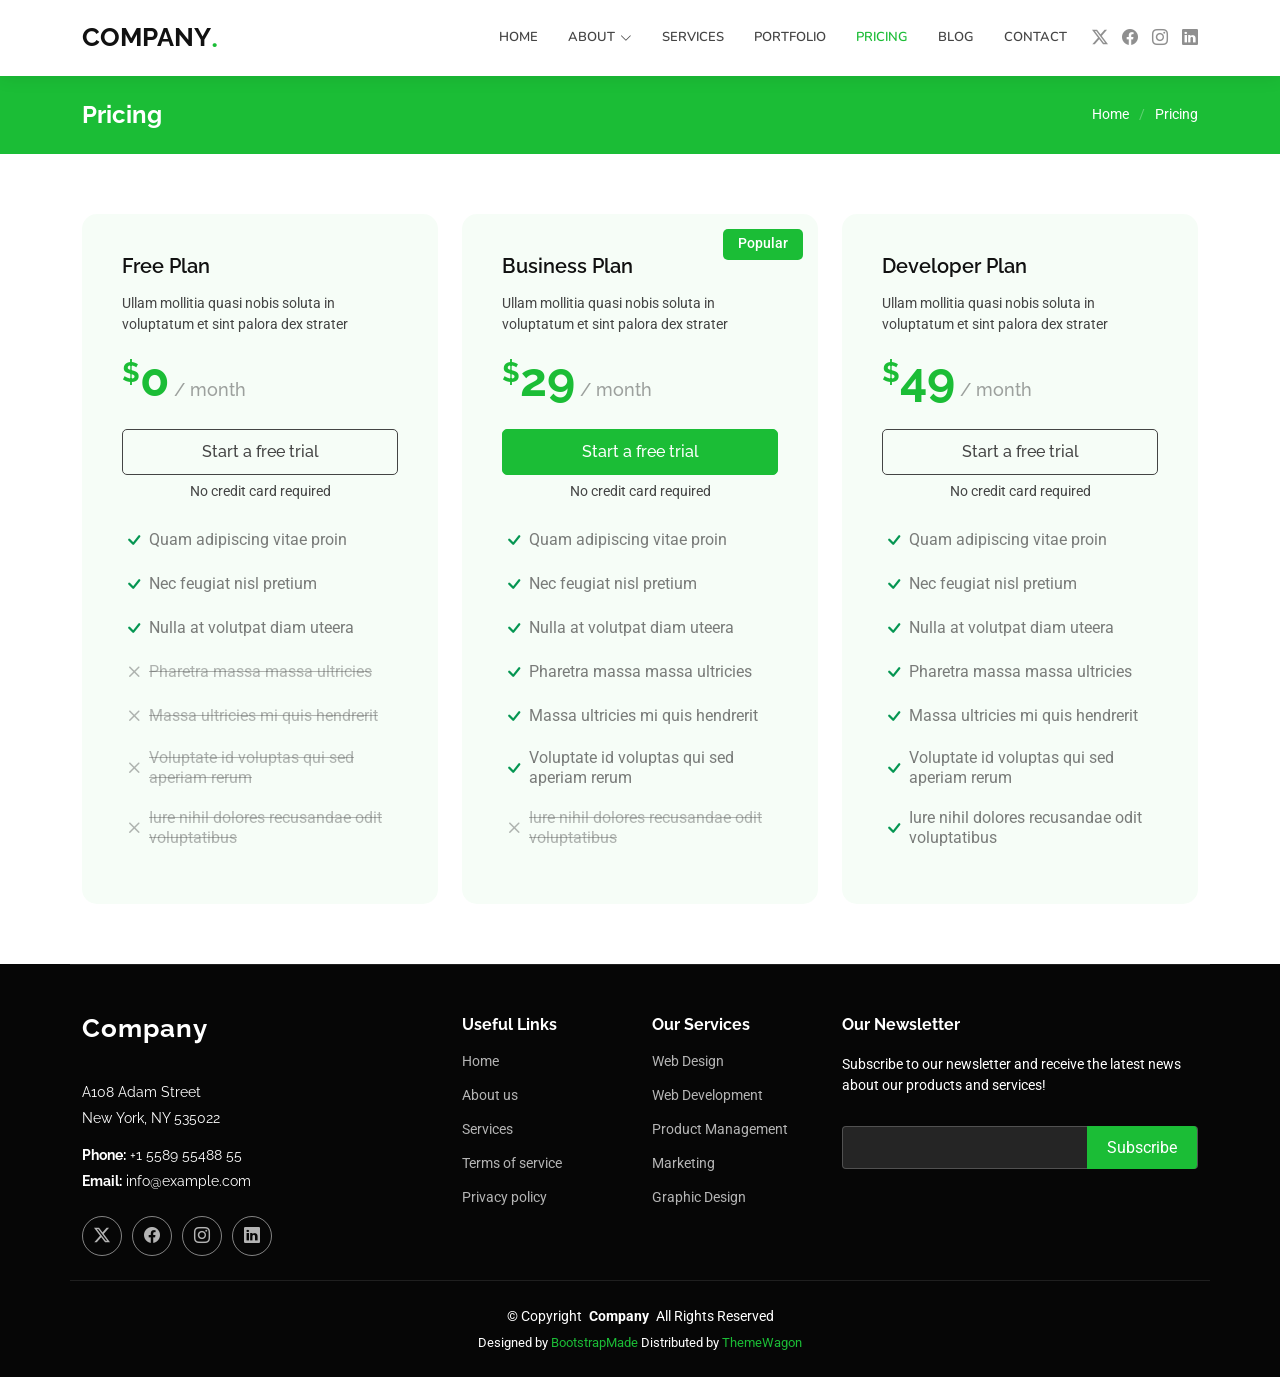
<file: pricing.html>
<!DOCTYPE html>
<html lang="en">

<head>
  <meta charset="utf-8">
  <meta content="width=device-width, initial-scale=1.0" name="viewport">
  <title>Pricing - Company Bootstrap Template</title>
  <meta name="description" content="">
  <meta name="keywords" content="">

  <!-- Favicons -->
  <link href="assets/img/favicon.png" rel="icon">
  <link href="assets/img/apple-touch-icon.png" rel="apple-touch-icon">

  <!-- Fonts -->
  <link href="https://fonts.googleapis.com" rel="preconnect">
  <link href="https://fonts.gstatic.com" rel="preconnect" crossorigin>
  <link href="https://fonts.googleapis.com/css2?family=Roboto:ital,wght@0,100;0,300;0,400;0,500;0,700;0,900;1,100;1,300;1,400;1,500;1,700;1,900&family=Raleway:ital,wght@0,100;0,200;0,300;0,400;0,500;0,600;0,700;0,800;0,900;1,100;1,200;1,300;1,400;1,500;1,600;1,700;1,800;1,900&family=Nunito:ital,wght@0,200;0,300;0,400;0,500;0,600;0,700;0,800;0,900;1,200;1,300;1,400;1,500;1,600;1,700;1,800;1,900&display=swap" rel="stylesheet">

  <!-- Vendor CSS Files -->
  <link href="assets/vendor/bootstrap/css/bootstrap.min.css" rel="stylesheet">
  <link href="assets/vendor/bootstrap-icons/bootstrap-icons.css" rel="stylesheet">
  <link href="assets/vendor/aos/aos.css" rel="stylesheet">
  <link href="assets/vendor/glightbox/css/glightbox.min.css" rel="stylesheet">
  <link href="assets/vendor/swiper/swiper-bundle.min.css" rel="stylesheet">

  <!-- Main CSS File -->
  <link href="assets/css/main.css" rel="stylesheet">

  <!-- =======================================================
  * Template Name: Company
  * Template URL: https://bootstrapmade.com/company-free-html-bootstrap-template/
  * Updated: Aug 07 2024 with Bootstrap v5.3.3
  * Author: BootstrapMade.com
  * License: https://bootstrapmade.com/license/
  ======================================================== -->
</head>

<body class="pricing-page">

  <header id="header" class="header d-flex align-items-center sticky-top">
    <div class="container position-relative d-flex align-items-center">

      <a href="index.html" class="logo d-flex align-items-center me-auto">
        <!-- Uncomment the line below if you also wish to use an image logo -->
        <!-- <img src="assets/img/logo.png" alt=""> -->
        <h1 class="sitename">Company</h1><span>.</span>
      </a>

      <nav id="navmenu" class="navmenu">
        <ul>
          <li><a href="#hero">Home</a></li>
          <li class="dropdown"><a href="about.html"><span>About</span> <i class="bi bi-chevron-down toggle-dropdown"></i></a>
            <ul>
              <li><a href="team.html">Team</a></li>
              <li><a href="testimonials.html">Testimonials</a></li>
              <li class="dropdown"><a href="#"><span>Deep Dropdown</span> <i class="bi bi-chevron-down toggle-dropdown"></i></a>
                <ul>
                  <li><a href="#">Deep Dropdown 1</a></li>
                  <li><a href="#">Deep Dropdown 2</a></li>
                  <li><a href="#">Deep Dropdown 3</a></li>
                  <li><a href="#">Deep Dropdown 4</a></li>
                  <li><a href="#">Deep Dropdown 5</a></li>
                </ul>
              </li>
            </ul>
          </li>
          <li><a href="services.html">Services</a></li>
          <li><a href="portfolio.html">Portfolio</a></li>
          <li><a href="pricing.html" class="active">Pricing</a></li>
          <li><a href="blog.html">Blog</a></li>
          <li><a href="contact.html">Contact</a></li>
        </ul>
        <i class="mobile-nav-toggle d-xl-none bi bi-list"></i>
      </nav>

      <div class="header-social-links">
        <a href="#" class="twitter"><i class="bi bi-twitter-x"></i></a>
        <a href="#" class="facebook"><i class="bi bi-facebook"></i></a>
        <a href="#" class="instagram"><i class="bi bi-instagram"></i></a>
        <a href="#" class="linkedin"><i class="bi bi-linkedin"></i></a>
      </div>

    </div>
  </header>

  <main class="main">

    <!-- Page Title -->
    <div class="page-title accent-background">
      <div class="container d-lg-flex justify-content-between align-items-center">
        <h1 class="mb-2 mb-lg-0">Pricing</h1>
        <nav class="breadcrumbs">
          <ol>
            <li><a href="index.html">Home</a></li>
            <li class="current">Pricing</li>
          </ol>
        </nav>
      </div>
    </div><!-- End Page Title -->

    <!-- Pricing Section -->
    <section id="pricing" class="pricing section">

      <div class="container">

        <div class="row gy-4">

          <div class="col-lg-4" data-aos="zoom-in" data-aos-delay="100">
            <div class="pricing-item">
              <h3>Free Plan</h3>
              <p class="description">Ullam mollitia quasi nobis soluta in voluptatum et sint palora dex strater</p>
              <h4><sup>$</sup>0<span> / month</span></h4>
              <a href="#" class="cta-btn">Start a free trial</a>
              <p class="text-center small">No credit card required</p>
              <ul>
                <li><i class="bi bi-check"></i> <span>Quam adipiscing vitae proin</span></li>
                <li><i class="bi bi-check"></i> <span>Nec feugiat nisl pretium</span></li>
                <li><i class="bi bi-check"></i> <span>Nulla at volutpat diam uteera</span></li>
                <li class="na"><i class="bi bi-x"></i> <span>Pharetra massa massa ultricies</span></li>
                <li class="na"><i class="bi bi-x"></i> <span>Massa ultricies mi quis hendrerit</span></li>
                <li class="na"><i class="bi bi-x"></i> <span>Voluptate id voluptas qui sed aperiam rerum</span></li>
                <li class="na"><i class="bi bi-x"></i> <span>Iure nihil dolores recusandae odit voluptatibus</span></li>
              </ul>
            </div>
          </div><!-- End Pricing Item -->

          <div class="col-lg-4" data-aos="zoom-in" data-aos-delay="200">
            <div class="pricing-item featured">
              <p class="popular">Popular</p>
              <h3>Business Plan</h3>
              <p class="description">Ullam mollitia quasi nobis soluta in voluptatum et sint palora dex strater</p>
              <h4><sup>$</sup>29<span> / month</span></h4>
              <a href="#" class="cta-btn">Start a free trial</a>
              <p class="text-center small">No credit card required</p>
              <ul>
                <li><i class="bi bi-check"></i> <span>Quam adipiscing vitae proin</span></li>
                <li><i class="bi bi-check"></i> <span>Nec feugiat nisl pretium</span></li>
                <li><i class="bi bi-check"></i> <span>Nulla at volutpat diam uteera</span></li>
                <li><i class="bi bi-check"></i> <span>Pharetra massa massa ultricies</span></li>
                <li><i class="bi bi-check"></i> <span>Massa ultricies mi quis hendrerit</span></li>
                <li><i class="bi bi-check"></i> <span>Voluptate id voluptas qui sed aperiam rerum</span></li>
                <li class="na"><i class="bi bi-x"></i> <span>Iure nihil dolores recusandae odit voluptatibus</span></li>
              </ul>
            </div>
          </div><!-- End Pricing Item -->

          <div class="col-lg-4" data-aos="zoom-in" data-aos-delay="300">
            <div class="pricing-item">
              <h3>Developer Plan</h3>
              <p class="description">Ullam mollitia quasi nobis soluta in voluptatum et sint palora dex strater</p>
              <h4><sup>$</sup>49<span> / month</span></h4>
              <a href="#" class="cta-btn">Start a free trial</a>
              <p class="text-center small">No credit card required</p>
              <ul>
                <li><i class="bi bi-check"></i> <span>Quam adipiscing vitae proin</span></li>
                <li><i class="bi bi-check"></i> <span>Nec feugiat nisl pretium</span></li>
                <li><i class="bi bi-check"></i> <span>Nulla at volutpat diam uteera</span></li>
                <li><i class="bi bi-check"></i> <span>Pharetra massa massa ultricies</span></li>
                <li><i class="bi bi-check"></i> <span>Massa ultricies mi quis hendrerit</span></li>
                <li><i class="bi bi-check"></i> <span>Voluptate id voluptas qui sed aperiam rerum</span></li>
                <li><i class="bi bi-check"></i> <span>Iure nihil dolores recusandae odit voluptatibus</span></li>
              </ul>
            </div>
          </div><!-- End Pricing Item -->

        </div>

      </div>

    </section><!-- /Pricing Section -->

  </main>

  <footer id="footer" class="footer dark-background">

    <div class="container footer-top">
      <div class="row gy-4">
        <div class="col-lg-4 col-md-6 footer-about">
          <a href="index.html" class="logo d-flex align-items-center">
            <span class="sitename">Company</span>
          </a>
          <div class="footer-contact pt-3">
            <p>A108 Adam Street</p>
            <p>New York, NY 535022</p>
            <p class="mt-3"><strong>Phone:</strong> <span>+1 5589 55488 55</span></p>
            <p><strong>Email:</strong> <span>info@example.com</span></p>
          </div>
          <div class="social-links d-flex mt-4">
            <a href=""><i class="bi bi-twitter-x"></i></a>
            <a href=""><i class="bi bi-facebook"></i></a>
            <a href=""><i class="bi bi-instagram"></i></a>
            <a href=""><i class="bi bi-linkedin"></i></a>
          </div>
        </div>

        <div class="col-lg-2 col-md-3 footer-links">
          <h4>Useful Links</h4>
          <ul>
            <li><a href="#">Home</a></li>
            <li><a href="#">About us</a></li>
            <li><a href="#">Services</a></li>
            <li><a href="#">Terms of service</a></li>
            <li><a href="#">Privacy policy</a></li>
          </ul>
        </div>

        <div class="col-lg-2 col-md-3 footer-links">
          <h4>Our Services</h4>
          <ul>
            <li><a href="#">Web Design</a></li>
            <li><a href="#">Web Development</a></li>
            <li><a href="#">Product Management</a></li>
            <li><a href="#">Marketing</a></li>
            <li><a href="#">Graphic Design</a></li>
          </ul>
        </div>

        <div class="col-lg-4 col-md-12 footer-newsletter">
          <h4>Our Newsletter</h4>
          <p>Subscribe to our newsletter and receive the latest news about our products and services!</p>
          <form action="forms/newsletter.php" method="post" class="php-email-form">
            <div class="newsletter-form"><input type="email" name="email"><input type="submit" value="Subscribe"></div>
            <div class="loading">Loading</div>
            <div class="error-message"></div>
            <div class="sent-message">Your subscription request has been sent. Thank you!</div>
          </form>
        </div>

      </div>
    </div>

    <div class="container copyright text-center mt-4">
      <p>© <span>Copyright</span> <strong class="px-1 sitename">Company</strong> <span>All Rights Reserved</span></p>
      <div class="credits">
        <!-- All the links in the footer should remain intact. -->
        <!-- You can delete the links only if you've purchased the pro version. -->
        <!-- Licensing information: https://bootstrapmade.com/license/ -->
        <!-- Purchase the pro version with working PHP/AJAX contact form: [buy-url] -->
        Designed by <a href="https://bootstrapmade.com/">BootstrapMade</a> Distributed by <a href=“https://themewagon.com>ThemeWagon
      </div>
    </div>

  </footer>

  <!-- Scroll Top -->
  <a href="#" id="scroll-top" class="scroll-top d-flex align-items-center justify-content-center"><i class="bi bi-arrow-up-short"></i></a>

  <!-- Preloader -->
  <div id="preloader"></div>

  <!-- Vendor JS Files -->
  <script src="assets/vendor/bootstrap/js/bootstrap.bundle.min.js"></script>
  <script src="assets/vendor/php-email-form/validate.js"></script>
  <script src="assets/vendor/aos/aos.js"></script>
  <script src="assets/vendor/glightbox/js/glightbox.min.js"></script>
  <script src="assets/vendor/imagesloaded/imagesloaded.pkgd.min.js"></script>
  <script src="assets/vendor/isotope-layout/isotope.pkgd.min.js"></script>
  <script src="assets/vendor/waypoints/noframework.waypoints.js"></script>
  <script src="assets/vendor/swiper/swiper-bundle.min.js"></script>

  <!-- Main JS File -->
  <script src="assets/js/main.js"></script>

</body>

</html>
</file>
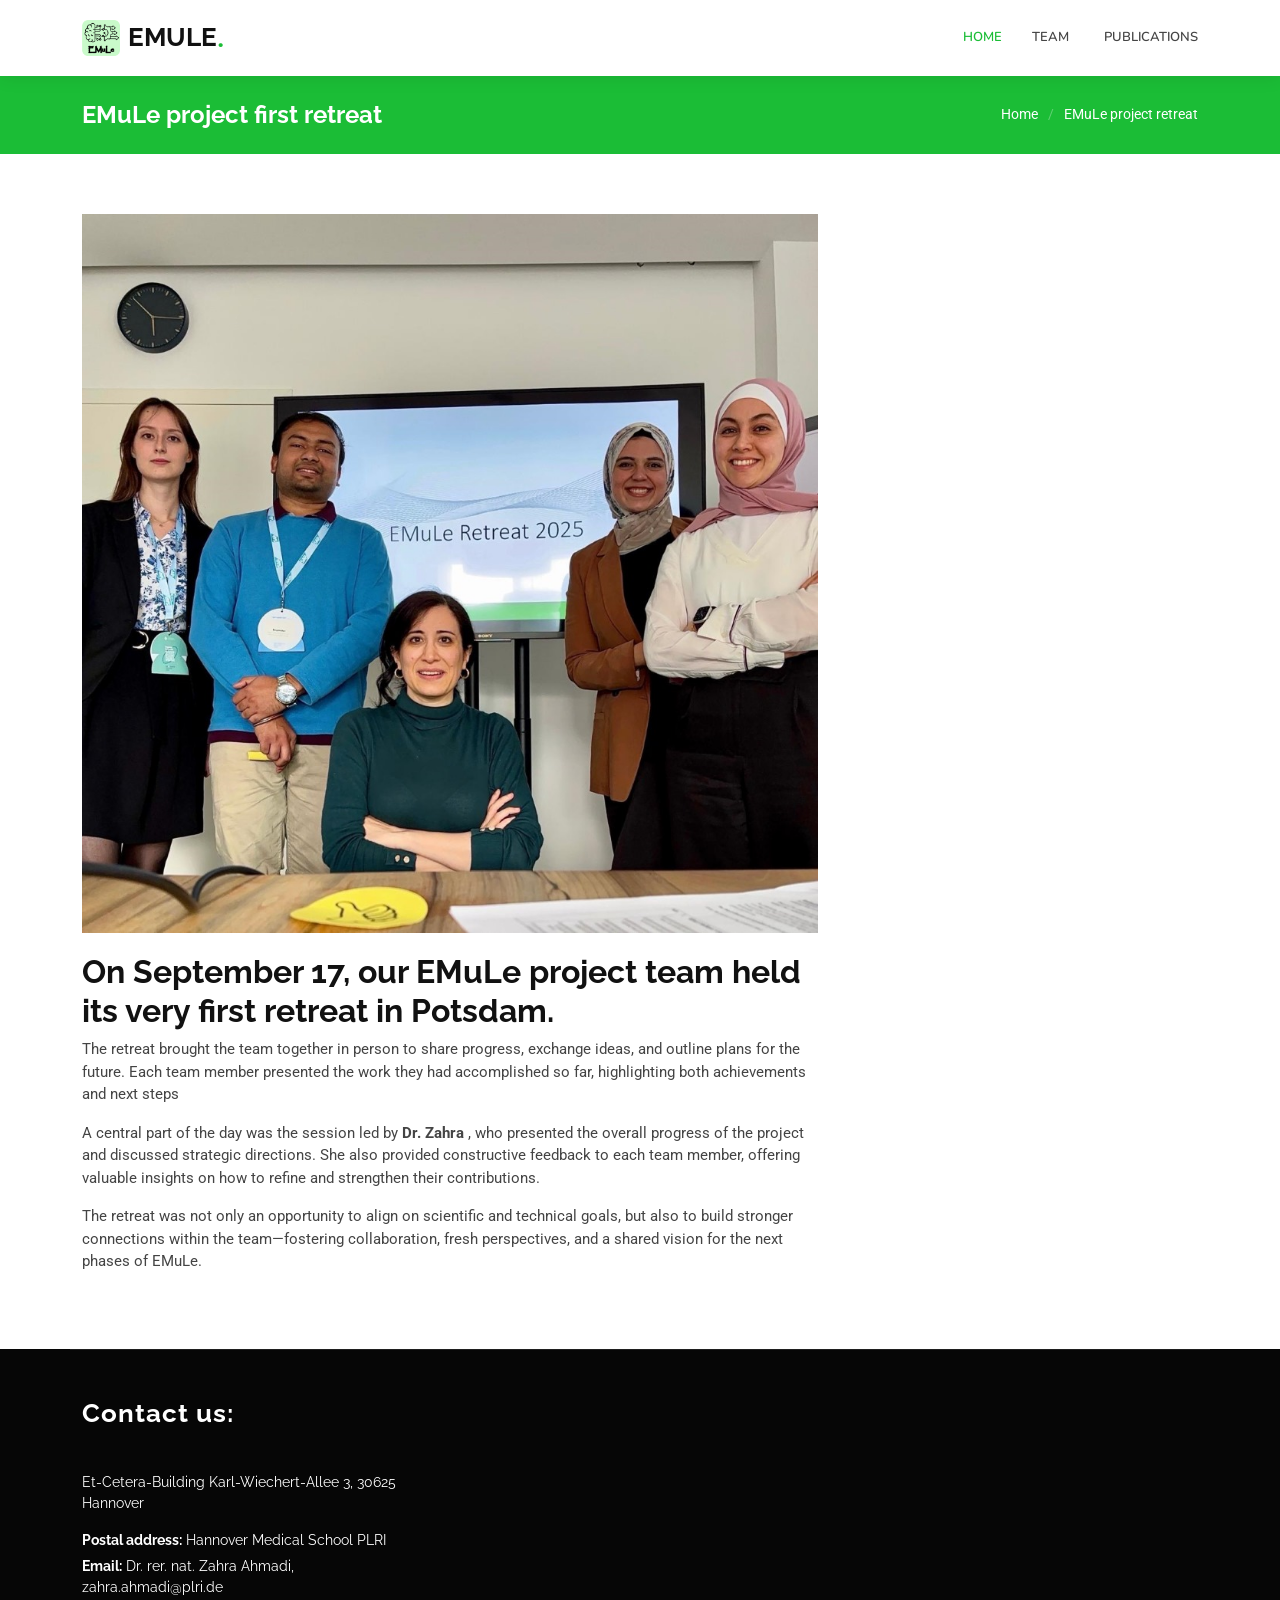
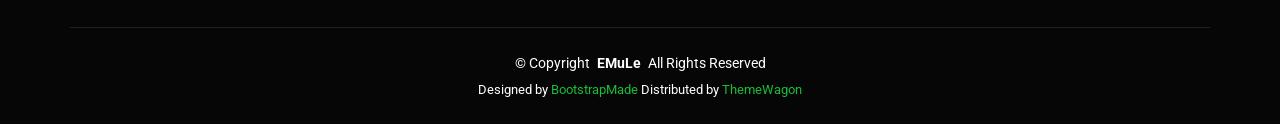
<file: retreat_25.html>
<!DOCTYPE html>
<html lang="en">

<head>
  <meta charset="utf-8">
  <meta content="width=device-width, initial-scale=1.0" name="viewport">
  <title>Project Retreat</title>
  <meta name="description" content="">
  <meta name="keywords" content="">

  <!-- Favicons -->
  <link href="assets/img/logo.png" rel="icon">
  <link href="assets/img/apple-touch-icon.png" rel="apple-touch-icon">

  <!-- Fonts -->
  <link href="https://fonts.googleapis.com" rel="preconnect">
  <link href="https://fonts.gstatic.com" rel="preconnect" crossorigin>
  <link href="https://fonts.googleapis.com/css2?family=Roboto:ital,wght@0,100;0,300;0,400;0,500;0,700;0,900;1,100;1,300;1,400;1,500;1,700;1,900&family=Raleway:ital,wght@0,100;0,200;0,300;0,400;0,500;0,600;0,700;0,800;0,900;1,100;1,200;1,300;1,400;1,500;1,600;1,700;1,800;1,900&family=Nunito:ital,wght@0,200;0,300;0,400;0,500;0,600;0,700;0,800;0,900;1,200;1,300;1,400;1,500;1,600;1,700;1,800;1,900&display=swap" rel="stylesheet">

  <!-- Vendor CSS Files -->
  <link href="assets/vendor/bootstrap/css/bootstrap.min.css" rel="stylesheet">
  <link href="assets/vendor/bootstrap-icons/bootstrap-icons.css" rel="stylesheet">
  <link href="assets/vendor/aos/aos.css" rel="stylesheet">
  <link href="assets/vendor/glightbox/css/glightbox.min.css" rel="stylesheet">
  <link href="assets/vendor/swiper/swiper-bundle.min.css" rel="stylesheet">

  <!-- Main CSS File -->
  <link href="assets/css/main.css" rel="stylesheet">

  <!-- =======================================================
  * Template Name: Company
  * Template URL: https://bootstrapmade.com/company-free-html-bootstrap-template/
  * Updated: Aug 07 2024 with Bootstrap v5.3.3
  * Author: BootstrapMade.com
  * License: https://bootstrapmade.com/license/
  ======================================================== -->
</head>

<body class="service-details-page">

  <header id="header" class="header d-flex align-items-center sticky-top">
    <div class="container position-relative d-flex align-items-center">

      <a href="index.html" class="logo d-flex align-items-center me-auto">
        <!-- Uncomment the line below if you also wish to use an image logo -->
        <img src="assets/img/logo.png" alt="">
        <h1 class="sitename">EMuLe</h1><span>.</span>
      </a>

      <nav id="navmenu" class="navmenu">
        <ul>
          <li><a href="index.html" class="active">Home</a></li>
          <li ><a href="team.html"><span>Team</span> <i class="active"></i></a>
            
          </li>
          <li><a href="blog.html">Publications</a></li>
        </ul>
        <i class="mobile-nav-toggle d-xl-none bi bi-list"></i>
      </nav>

    </div>
  </header>

  <main class="main">

    <!-- Page Title -->
    <div class="page-title accent-background">
      <div class="container d-lg-flex justify-content-between align-items-center">
        <h1 class="mb-2 mb-lg-0">EMuLe project first retreat</h1>
        <nav class="breadcrumbs">
          <ol>
            <li><a href="index.html">Home</a></li>
            <li class="current">EMuLe project retreat</li>
          </ol>
        </nav>
      </div>
    </div><!-- End Page Title -->

    <!-- Service Details Section -->
    <section id="service-details" class="service-details section">

      <div class="container">

        <div class="row gy-4">

          <div class="col-lg-8" data-aos="fade-up" data-aos-delay="200">
            <img src="assets/img/retreat_25.jpeg" alt="" class="img-fluid services-img">
			 <h2><strong>On September 17, our EMuLe project team held its very first retreat in Potsdam.</strong></h2>

		  <p>The retreat brought the team together in person to share progress, exchange ideas, and outline plans for the future. Each team member presented the work they had accomplished so far, highlighting both achievements and next steps</p>

		  <p> A central part of the day was the session led by <strong>Dr. Zahra </strong>, who presented the overall progress of the project and discussed strategic directions. She also provided constructive feedback to each team member, offering valuable insights on how to refine and strengthen their contributions.
		<p>The retreat was not only an opportunity to align on scientific and technical goals, but also to build stronger connections within the team—fostering collaboration, fresh perspectives, and a shared vision for the next phases of EMuLe. </p>
          </div>

        </div>

      </div>

    </section><!-- /Service Details Section -->

  </main>

    <footer id="footer" class="footer dark-background">

    <div class="container footer-top">
      <div class="row gy-4">
        <div class="col-lg-4 col-md-6 footer-about">
          <a href="index.html" class="logo d-flex align-items-center">
            <span class="sitename">Contact us:</span>
          </a>
          <div class="footer-contact pt-3">
            <p></p>
            <p>Et-Cetera-Building Karl-Wiechert-Allee 3, 30625 Hannover</p>
            <p class="mt-3"><strong>Postal address:</strong> <span> Hannover Medical School PLRI</span></p>
            <p><strong>Email:</strong> <span>Dr. rer. nat. Zahra Ahmadi, zahra.ahmadi@plri.de</span></p>
          </div>
        </div>
      </div>
    </div>

    <div class="container copyright text-center mt-4">
      <p>© <span>Copyright</span> <strong class="px-1 sitename">EMuLe</strong> <span>All Rights Reserved</span></p>
      <div class="credits">
        <!-- All the links in the footer should remain intact. -->
        <!-- You can delete the links only if you've purchased the pro version. -->
        <!-- Licensing information: https://bootstrapmade.com/license/ -->
        <!-- Purchase the pro version with working PHP/AJAX contact form: [buy-url] -->
        Designed by <a href="https://bootstrapmade.com/">BootstrapMade</a> Distributed by <a href=“https://themewagon.com>ThemeWagon
      </div>
    </div>

  </footer>

  <!-- Scroll Top -->
  <a href="#" id="scroll-top" class="scroll-top d-flex align-items-center justify-content-center"><i class="bi bi-arrow-up-short"></i></a>

  <!-- Preloader -->
  <div id="preloader"></div>

  <!-- Vendor JS Files -->
  <script src="assets/vendor/bootstrap/js/bootstrap.bundle.min.js"></script>
  <script src="assets/vendor/php-email-form/validate.js"></script>
  <script src="assets/vendor/aos/aos.js"></script>
  <script src="assets/vendor/glightbox/js/glightbox.min.js"></script>
  <script src="assets/vendor/imagesloaded/imagesloaded.pkgd.min.js"></script>
  <script src="assets/vendor/isotope-layout/isotope.pkgd.min.js"></script>
  <script src="assets/vendor/waypoints/noframework.waypoints.js"></script>
  <script src="assets/vendor/swiper/swiper-bundle.min.js"></script>

  <!-- Main JS File -->
  <script src="assets/js/main.js"></script>

</body>

</html>
</file>
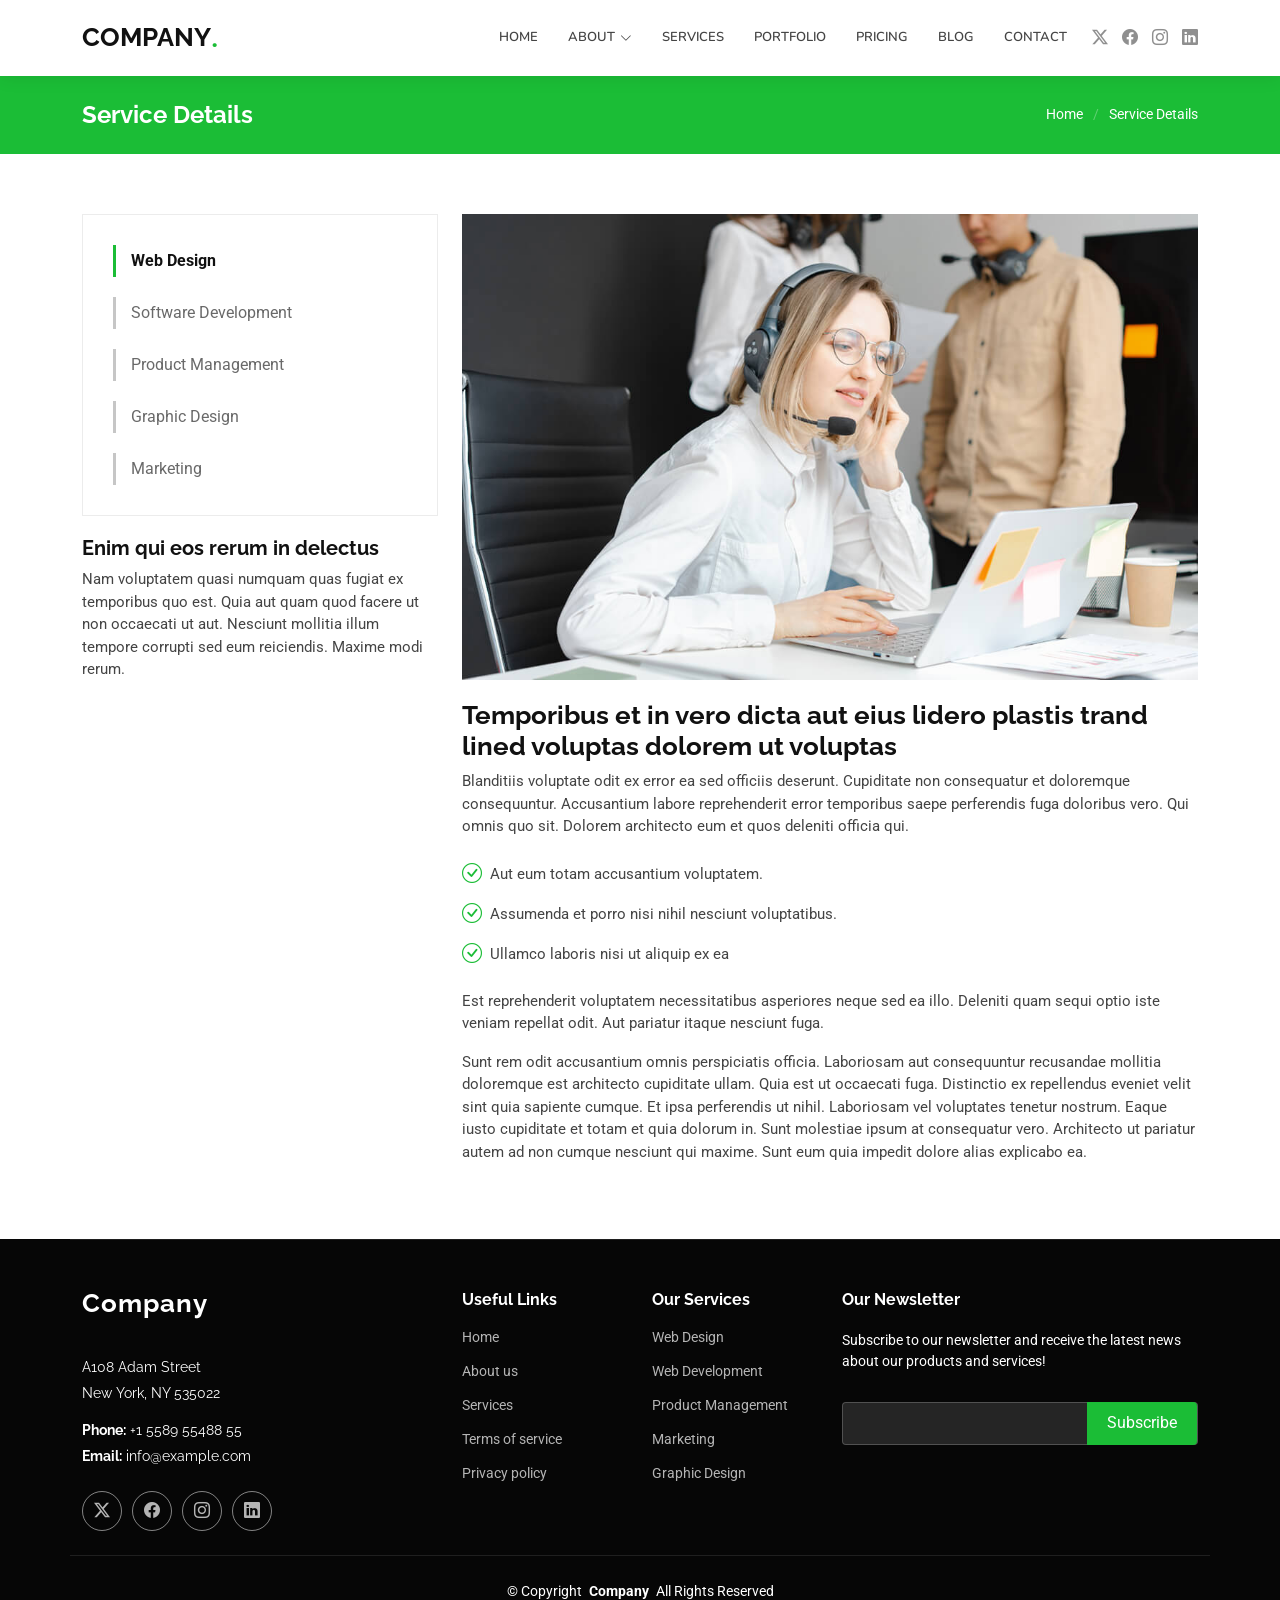
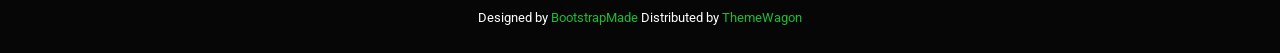
<file: service-details.html>
<!DOCTYPE html>
<html lang="en">

<head>
  <meta charset="utf-8">
  <meta content="width=device-width, initial-scale=1.0" name="viewport">
  <title>Service Details - Company Bootstrap Template</title>
  <meta name="description" content="">
  <meta name="keywords" content="">

  <!-- Favicons -->
  <link href="assets/img/favicon.png" rel="icon">
  <link href="assets/img/apple-touch-icon.png" rel="apple-touch-icon">

  <!-- Fonts -->
  <link href="https://fonts.googleapis.com" rel="preconnect">
  <link href="https://fonts.gstatic.com" rel="preconnect" crossorigin>
  <link href="https://fonts.googleapis.com/css2?family=Roboto:ital,wght@0,100;0,300;0,400;0,500;0,700;0,900;1,100;1,300;1,400;1,500;1,700;1,900&family=Raleway:ital,wght@0,100;0,200;0,300;0,400;0,500;0,600;0,700;0,800;0,900;1,100;1,200;1,300;1,400;1,500;1,600;1,700;1,800;1,900&family=Nunito:ital,wght@0,200;0,300;0,400;0,500;0,600;0,700;0,800;0,900;1,200;1,300;1,400;1,500;1,600;1,700;1,800;1,900&display=swap" rel="stylesheet">

  <!-- Vendor CSS Files -->
  <link href="assets/vendor/bootstrap/css/bootstrap.min.css" rel="stylesheet">
  <link href="assets/vendor/bootstrap-icons/bootstrap-icons.css" rel="stylesheet">
  <link href="assets/vendor/aos/aos.css" rel="stylesheet">
  <link href="assets/vendor/glightbox/css/glightbox.min.css" rel="stylesheet">
  <link href="assets/vendor/swiper/swiper-bundle.min.css" rel="stylesheet">

  <!-- Main CSS File -->
  <link href="assets/css/main.css" rel="stylesheet">

  <!-- =======================================================
  * Template Name: Company
  * Template URL: https://bootstrapmade.com/company-free-html-bootstrap-template/
  * Updated: Aug 07 2024 with Bootstrap v5.3.3
  * Author: BootstrapMade.com
  * License: https://bootstrapmade.com/license/
  ======================================================== -->
</head>

<body class="service-details-page">

  <header id="header" class="header d-flex align-items-center sticky-top">
    <div class="container position-relative d-flex align-items-center">

      <a href="index.html" class="logo d-flex align-items-center me-auto">
        <!-- Uncomment the line below if you also wish to use an image logo -->
        <!-- <img src="assets/img/logo.png" alt=""> -->
        <h1 class="sitename">Company</h1><span>.</span>
      </a>

      <nav id="navmenu" class="navmenu">
        <ul>
          <li><a href="#hero">Home</a></li>
          <li class="dropdown"><a href="about.html"><span>About</span> <i class="bi bi-chevron-down toggle-dropdown"></i></a>
            <ul>
              <li><a href="team.html">Team</a></li>
              <li><a href="testimonials.html">Testimonials</a></li>
              <li class="dropdown"><a href="#"><span>Deep Dropdown</span> <i class="bi bi-chevron-down toggle-dropdown"></i></a>
                <ul>
                  <li><a href="#">Deep Dropdown 1</a></li>
                  <li><a href="#">Deep Dropdown 2</a></li>
                  <li><a href="#">Deep Dropdown 3</a></li>
                  <li><a href="#">Deep Dropdown 4</a></li>
                  <li><a href="#">Deep Dropdown 5</a></li>
                </ul>
              </li>
            </ul>
          </li>
          <li><a href="services.html">Services</a></li>
          <li><a href="portfolio.html">Portfolio</a></li>
          <li><a href="pricing.html">Pricing</a></li>
          <li><a href="blog.html">Blog</a></li>
          <li><a href="contact.html">Contact</a></li>
        </ul>
        <i class="mobile-nav-toggle d-xl-none bi bi-list"></i>
      </nav>

      <div class="header-social-links">
        <a href="#" class="twitter"><i class="bi bi-twitter-x"></i></a>
        <a href="#" class="facebook"><i class="bi bi-facebook"></i></a>
        <a href="#" class="instagram"><i class="bi bi-instagram"></i></a>
        <a href="#" class="linkedin"><i class="bi bi-linkedin"></i></a>
      </div>

    </div>
  </header>

  <main class="main">

    <!-- Page Title -->
    <div class="page-title accent-background">
      <div class="container d-lg-flex justify-content-between align-items-center">
        <h1 class="mb-2 mb-lg-0">Service Details</h1>
        <nav class="breadcrumbs">
          <ol>
            <li><a href="index.html">Home</a></li>
            <li class="current">Service Details</li>
          </ol>
        </nav>
      </div>
    </div><!-- End Page Title -->

    <!-- Service Details Section -->
    <section id="service-details" class="service-details section">

      <div class="container">

        <div class="row gy-4">

          <div class="col-lg-4" data-aos="fade-up" data-aos-delay="100">
            <div class="services-list">
              <a href="#" class="active">Web Design</a>
              <a href="#">Software Development</a>
              <a href="#">Product Management</a>
              <a href="#">Graphic Design</a>
              <a href="#">Marketing</a>
            </div>

            <h4>Enim qui eos rerum in delectus</h4>
            <p>Nam voluptatem quasi numquam quas fugiat ex temporibus quo est. Quia aut quam quod facere ut non occaecati ut aut. Nesciunt mollitia illum tempore corrupti sed eum reiciendis. Maxime modi rerum.</p>
          </div>

          <div class="col-lg-8" data-aos="fade-up" data-aos-delay="200">
            <img src="assets/img/services.jpg" alt="" class="img-fluid services-img">
            <h3>Temporibus et in vero dicta aut eius lidero plastis trand lined voluptas dolorem ut voluptas</h3>
            <p>
              Blanditiis voluptate odit ex error ea sed officiis deserunt. Cupiditate non consequatur et doloremque consequuntur. Accusantium labore reprehenderit error temporibus saepe perferendis fuga doloribus vero. Qui omnis quo sit. Dolorem architecto eum et quos deleniti officia qui.
            </p>
            <ul>
              <li><i class="bi bi-check-circle"></i> <span>Aut eum totam accusantium voluptatem.</span></li>
              <li><i class="bi bi-check-circle"></i> <span>Assumenda et porro nisi nihil nesciunt voluptatibus.</span></li>
              <li><i class="bi bi-check-circle"></i> <span>Ullamco laboris nisi ut aliquip ex ea</span></li>
            </ul>
            <p>
              Est reprehenderit voluptatem necessitatibus asperiores neque sed ea illo. Deleniti quam sequi optio iste veniam repellat odit. Aut pariatur itaque nesciunt fuga.
            </p>
            <p>
              Sunt rem odit accusantium omnis perspiciatis officia. Laboriosam aut consequuntur recusandae mollitia doloremque est architecto cupiditate ullam. Quia est ut occaecati fuga. Distinctio ex repellendus eveniet velit sint quia sapiente cumque. Et ipsa perferendis ut nihil. Laboriosam vel voluptates tenetur nostrum. Eaque iusto cupiditate et totam et quia dolorum in. Sunt molestiae ipsum at consequatur vero. Architecto ut pariatur autem ad non cumque nesciunt qui maxime. Sunt eum quia impedit dolore alias explicabo ea.
            </p>
          </div>

        </div>

      </div>

    </section><!-- /Service Details Section -->

  </main>

  <footer id="footer" class="footer dark-background">

    <div class="container footer-top">
      <div class="row gy-4">
        <div class="col-lg-4 col-md-6 footer-about">
          <a href="index.html" class="logo d-flex align-items-center">
            <span class="sitename">Company</span>
          </a>
          <div class="footer-contact pt-3">
            <p>A108 Adam Street</p>
            <p>New York, NY 535022</p>
            <p class="mt-3"><strong>Phone:</strong> <span>+1 5589 55488 55</span></p>
            <p><strong>Email:</strong> <span>info@example.com</span></p>
          </div>
          <div class="social-links d-flex mt-4">
            <a href=""><i class="bi bi-twitter-x"></i></a>
            <a href=""><i class="bi bi-facebook"></i></a>
            <a href=""><i class="bi bi-instagram"></i></a>
            <a href=""><i class="bi bi-linkedin"></i></a>
          </div>
        </div>

        <div class="col-lg-2 col-md-3 footer-links">
          <h4>Useful Links</h4>
          <ul>
            <li><a href="#">Home</a></li>
            <li><a href="#">About us</a></li>
            <li><a href="#">Services</a></li>
            <li><a href="#">Terms of service</a></li>
            <li><a href="#">Privacy policy</a></li>
          </ul>
        </div>

        <div class="col-lg-2 col-md-3 footer-links">
          <h4>Our Services</h4>
          <ul>
            <li><a href="#">Web Design</a></li>
            <li><a href="#">Web Development</a></li>
            <li><a href="#">Product Management</a></li>
            <li><a href="#">Marketing</a></li>
            <li><a href="#">Graphic Design</a></li>
          </ul>
        </div>

        <div class="col-lg-4 col-md-12 footer-newsletter">
          <h4>Our Newsletter</h4>
          <p>Subscribe to our newsletter and receive the latest news about our products and services!</p>
          <form action="forms/newsletter.php" method="post" class="php-email-form">
            <div class="newsletter-form"><input type="email" name="email"><input type="submit" value="Subscribe"></div>
            <div class="loading">Loading</div>
            <div class="error-message"></div>
            <div class="sent-message">Your subscription request has been sent. Thank you!</div>
          </form>
        </div>

      </div>
    </div>

    <div class="container copyright text-center mt-4">
      <p>© <span>Copyright</span> <strong class="px-1 sitename">Company</strong> <span>All Rights Reserved</span></p>
      <div class="credits">
        <!-- All the links in the footer should remain intact. -->
        <!-- You can delete the links only if you've purchased the pro version. -->
        <!-- Licensing information: https://bootstrapmade.com/license/ -->
        <!-- Purchase the pro version with working PHP/AJAX contact form: [buy-url] -->
        Designed by <a href="https://bootstrapmade.com/">BootstrapMade</a> Distributed by <a href=“https://themewagon.com>ThemeWagon
      </div>
    </div>

  </footer>

  <!-- Scroll Top -->
  <a href="#" id="scroll-top" class="scroll-top d-flex align-items-center justify-content-center"><i class="bi bi-arrow-up-short"></i></a>

  <!-- Preloader -->
  <div id="preloader"></div>

  <!-- Vendor JS Files -->
  <script src="assets/vendor/bootstrap/js/bootstrap.bundle.min.js"></script>
  <script src="assets/vendor/php-email-form/validate.js"></script>
  <script src="assets/vendor/aos/aos.js"></script>
  <script src="assets/vendor/glightbox/js/glightbox.min.js"></script>
  <script src="assets/vendor/imagesloaded/imagesloaded.pkgd.min.js"></script>
  <script src="assets/vendor/isotope-layout/isotope.pkgd.min.js"></script>
  <script src="assets/vendor/waypoints/noframework.waypoints.js"></script>
  <script src="assets/vendor/swiper/swiper-bundle.min.js"></script>

  <!-- Main JS File -->
  <script src="assets/js/main.js"></script>

</body>

</html>
</file>
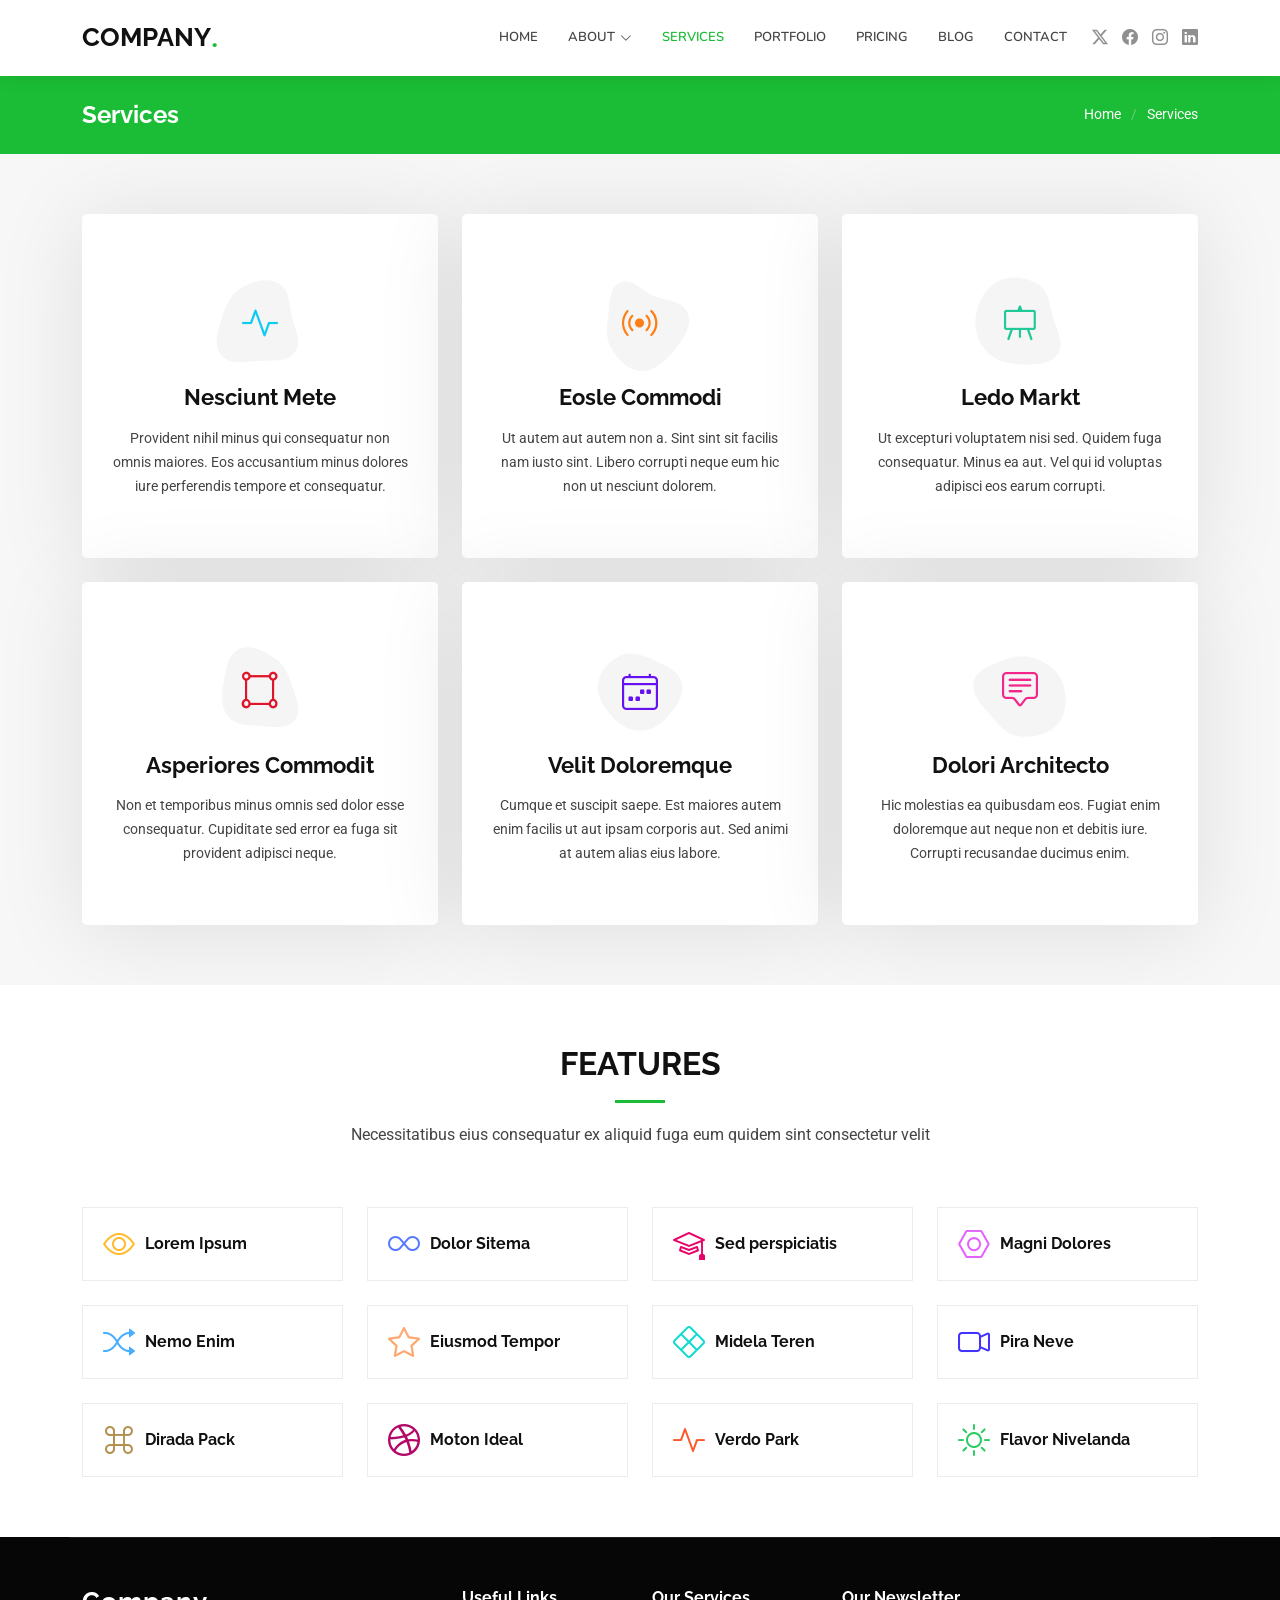
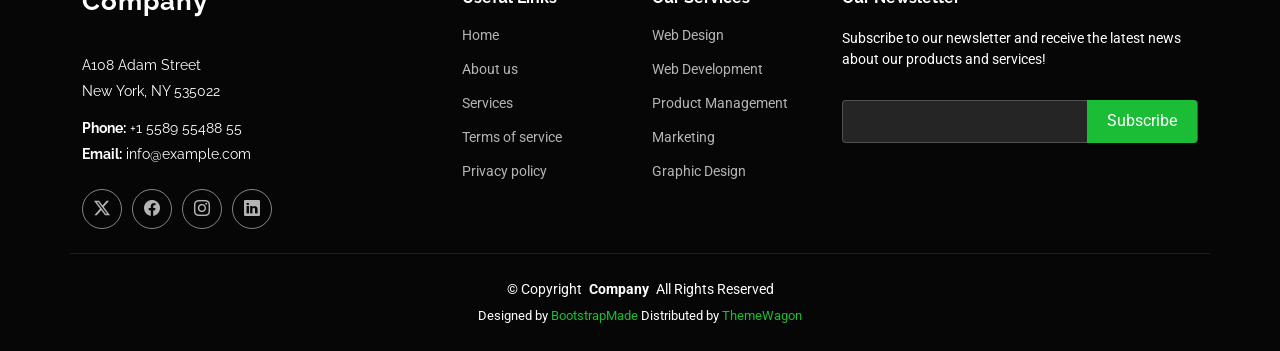
<file: services.html>
<!DOCTYPE html>
<html lang="en">

<head>
  <meta charset="utf-8">
  <meta content="width=device-width, initial-scale=1.0" name="viewport">
  <title>Services - Company Bootstrap Template</title>
  <meta name="description" content="">
  <meta name="keywords" content="">

  <!-- Favicons -->
  <link href="assets/img/favicon.png" rel="icon">
  <link href="assets/img/apple-touch-icon.png" rel="apple-touch-icon">

  <!-- Fonts -->
  <link href="https://fonts.googleapis.com" rel="preconnect">
  <link href="https://fonts.gstatic.com" rel="preconnect" crossorigin>
  <link href="https://fonts.googleapis.com/css2?family=Roboto:ital,wght@0,100;0,300;0,400;0,500;0,700;0,900;1,100;1,300;1,400;1,500;1,700;1,900&family=Raleway:ital,wght@0,100;0,200;0,300;0,400;0,500;0,600;0,700;0,800;0,900;1,100;1,200;1,300;1,400;1,500;1,600;1,700;1,800;1,900&family=Nunito:ital,wght@0,200;0,300;0,400;0,500;0,600;0,700;0,800;0,900;1,200;1,300;1,400;1,500;1,600;1,700;1,800;1,900&display=swap" rel="stylesheet">

  <!-- Vendor CSS Files -->
  <link href="assets/vendor/bootstrap/css/bootstrap.min.css" rel="stylesheet">
  <link href="assets/vendor/bootstrap-icons/bootstrap-icons.css" rel="stylesheet">
  <link href="assets/vendor/aos/aos.css" rel="stylesheet">
  <link href="assets/vendor/glightbox/css/glightbox.min.css" rel="stylesheet">
  <link href="assets/vendor/swiper/swiper-bundle.min.css" rel="stylesheet">

  <!-- Main CSS File -->
  <link href="assets/css/main.css" rel="stylesheet">

  <!-- =======================================================
  * Template Name: Company
  * Template URL: https://bootstrapmade.com/company-free-html-bootstrap-template/
  * Updated: Aug 07 2024 with Bootstrap v5.3.3
  * Author: BootstrapMade.com
  * License: https://bootstrapmade.com/license/
  ======================================================== -->
</head>

<body class="services-page">

  <header id="header" class="header d-flex align-items-center sticky-top">
    <div class="container position-relative d-flex align-items-center">

      <a href="index.html" class="logo d-flex align-items-center me-auto">
        <!-- Uncomment the line below if you also wish to use an image logo -->
        <!-- <img src="assets/img/logo.png" alt=""> -->
        <h1 class="sitename">Company</h1><span>.</span>
      </a>

      <nav id="navmenu" class="navmenu">
        <ul>
          <li><a href="#hero">Home</a></li>
          <li class="dropdown"><a href="about.html"><span>About</span> <i class="bi bi-chevron-down toggle-dropdown"></i></a>
            <ul>
              <li><a href="team.html">Team</a></li>
              <li><a href="testimonials.html">Testimonials</a></li>
              <li class="dropdown"><a href="#"><span>Deep Dropdown</span> <i class="bi bi-chevron-down toggle-dropdown"></i></a>
                <ul>
                  <li><a href="#">Deep Dropdown 1</a></li>
                  <li><a href="#">Deep Dropdown 2</a></li>
                  <li><a href="#">Deep Dropdown 3</a></li>
                  <li><a href="#">Deep Dropdown 4</a></li>
                  <li><a href="#">Deep Dropdown 5</a></li>
                </ul>
              </li>
            </ul>
          </li>
          <li><a href="services.html" class="active">Services</a></li>
          <li><a href="portfolio.html">Portfolio</a></li>
          <li><a href="pricing.html">Pricing</a></li>
          <li><a href="blog.html">Blog</a></li>
          <li><a href="contact.html">Contact</a></li>
        </ul>
        <i class="mobile-nav-toggle d-xl-none bi bi-list"></i>
      </nav>

      <div class="header-social-links">
        <a href="#" class="twitter"><i class="bi bi-twitter-x"></i></a>
        <a href="#" class="facebook"><i class="bi bi-facebook"></i></a>
        <a href="#" class="instagram"><i class="bi bi-instagram"></i></a>
        <a href="#" class="linkedin"><i class="bi bi-linkedin"></i></a>
      </div>

    </div>
  </header>

  <main class="main">

    <!-- Page Title -->
    <div class="page-title accent-background">
      <div class="container d-lg-flex justify-content-between align-items-center">
        <h1 class="mb-2 mb-lg-0">Services</h1>
        <nav class="breadcrumbs">
          <ol>
            <li><a href="index.html">Home</a></li>
            <li class="current">Services</li>
          </ol>
        </nav>
      </div>
    </div><!-- End Page Title -->

    <!-- Services Section -->
    <section id="services" class="services section light-background">

      <div class="container">

        <div class="row gy-4">

          <div class="col-lg-4 col-md-6" data-aos="fade-up" data-aos-delay="100">
            <div class="service-item item-cyan position-relative">
              <div class="icon">
                <svg width="100" height="100" viewBox="0 0 600 600" xmlns="http://www.w3.org/2000/svg">
                  <path stroke="none" stroke-width="0" fill="#f5f5f5" d="M300,521.0016835830174C376.1290562159157,517.8887921683347,466.0731472004068,529.7835943286574,510.70327084640275,468.03025145048787C554.3714126377745,407.6079735673963,508.03601936045806,328.9844924480964,491.2728898941984,256.3432110539036C474.5976632858925,184.082847569629,479.9380746630129,96.60480741107993,416.23090153303,58.64404602377083C348.86323505073057,18.502131276798302,261.93793281208167,40.57373210992963,193.5410806939664,78.93577620505333C130.42746243093433,114.334589627462,98.30271207620316,179.96522072025542,76.75703585869454,249.04625023123273C51.97151888228291,328.5150500222984,13.704378332031375,421.85034740162234,66.52175969318436,486.19268352777647C119.04800174914682,550.1803526380478,217.28368757567262,524.383925680826,300,521.0016835830174"></path>
                </svg>
                <i class="bi bi-activity"></i>
              </div>
              <a href="service-details.html" class="stretched-link">
                <h3>Nesciunt Mete</h3>
              </a>
              <p>Provident nihil minus qui consequatur non omnis maiores. Eos accusantium minus dolores iure perferendis tempore et consequatur.</p>
            </div>
          </div><!-- End Service Item -->

          <div class="col-lg-4 col-md-6" data-aos="fade-up" data-aos-delay="200">
            <div class="service-item item-orange position-relative">
              <div class="icon">
                <svg width="100" height="100" viewBox="0 0 600 600" xmlns="http://www.w3.org/2000/svg">
                  <path stroke="none" stroke-width="0" fill="#f5f5f5" d="M300,582.0697525312426C382.5290701553225,586.8405444964366,449.9789794690241,525.3245884688669,502.5850820975895,461.55621195738473C556.606425686781,396.0723002908107,615.8543463187945,314.28637112970534,586.6730223649479,234.56875336149918C558.9533121215079,158.8439757836574,454.9685369536778,164.00468322053177,381.49747125262974,130.76875717737553C312.15926192815925,99.40240125094834,248.97055460311594,18.661163978235184,179.8680185752513,50.54337015887873C110.5421016452524,82.52863877960104,119.82277516462835,180.83849132639028,109.12597500060166,256.43424936330496C100.08760227029461,320.3096726198365,92.17705696193138,384.0621239912766,124.79988738764834,439.7174275375508C164.83382741302287,508.01625554203684,220.96474134820875,577.5009287672846,300,582.0697525312426"></path>
                </svg>
                <i class="bi bi-broadcast"></i>
              </div>
              <a href="service-details.html" class="stretched-link">
                <h3>Eosle Commodi</h3>
              </a>
              <p>Ut autem aut autem non a. Sint sint sit facilis nam iusto sint. Libero corrupti neque eum hic non ut nesciunt dolorem.</p>
            </div>
          </div><!-- End Service Item -->

          <div class="col-lg-4 col-md-6" data-aos="fade-up" data-aos-delay="300">
            <div class="service-item item-teal position-relative">
              <div class="icon">
                <svg width="100" height="100" viewBox="0 0 600 600" xmlns="http://www.w3.org/2000/svg">
                  <path stroke="none" stroke-width="0" fill="#f5f5f5" d="M300,541.5067337569781C382.14930387511276,545.0595476570109,479.8736841581634,548.3450877840088,526.4010558755058,480.5488172755941C571.5218469581645,414.80211281144784,517.5187510058486,332.0715597781072,496.52539010469104,255.14436215662573C477.37192572678356,184.95920475031193,473.57363656557914,105.61284051026155,413.0603344069578,65.22779650032875C343.27470386102294,18.654635553484475,251.2091493199835,5.337323636656869,175.0934190732945,40.62881213300186C97.87086631185822,76.43348514350839,51.98124368387456,156.15599469081315,36.44837278890362,239.84606092416172C21.716077023791087,319.22268207091537,43.775223500013084,401.1760424656574,96.891909868211,461.97329694683043C147.22146801428983,519.5804099606455,223.5754009179313,538.201503339737,300,541.5067337569781"></path>
                </svg>
                <i class="bi bi-easel"></i>
              </div>
              <a href="service-details.html" class="stretched-link">
                <h3>Ledo Markt</h3>
              </a>
              <p>Ut excepturi voluptatem nisi sed. Quidem fuga consequatur. Minus ea aut. Vel qui id voluptas adipisci eos earum corrupti.</p>
            </div>
          </div><!-- End Service Item -->

          <div class="col-lg-4 col-md-6" data-aos="fade-up" data-aos-delay="400">
            <div class="service-item item-red position-relative">
              <div class="icon">
                <svg width="100" height="100" viewBox="0 0 600 600" xmlns="http://www.w3.org/2000/svg">
                  <path stroke="none" stroke-width="0" fill="#f5f5f5" d="M300,503.46388370962813C374.79870501325706,506.71871716319447,464.8034551963731,527.1746412648533,510.4981551193396,467.86667711651364C555.9287308511215,408.9015244558933,512.6030010748507,327.5744911775523,490.211057578863,256.5855673507754C471.097692560561,195.9906835881958,447.69079081568157,138.11976852964426,395.19560036434837,102.3242989838813C329.3053358748298,57.3949838291264,248.02791733380457,8.279543830951368,175.87071277845988,42.242879143198664C103.41431057327972,76.34704239035025,93.79494320519305,170.9812938413882,81.28167332365135,250.07896920659033C70.17666984294237,320.27484674793965,64.84698225790005,396.69656628748305,111.28512138212992,450.4950937839243C156.20124167950087,502.5303643271138,231.32542653798444,500.4755392045468,300,503.46388370962813"></path>
                </svg>
                <i class="bi bi-bounding-box-circles"></i>
              </div>
              <a href="service-details.html" class="stretched-link">
                <h3>Asperiores Commodit</h3>
              </a>
              <p>Non et temporibus minus omnis sed dolor esse consequatur. Cupiditate sed error ea fuga sit provident adipisci neque.</p>
              <a href="service-details.html" class="stretched-link"></a>
            </div>
          </div><!-- End Service Item -->

          <div class="col-lg-4 col-md-6" data-aos="fade-up" data-aos-delay="500">
            <div class="service-item item-indigo position-relative">
              <div class="icon">
                <svg width="100" height="100" viewBox="0 0 600 600" xmlns="http://www.w3.org/2000/svg">
                  <path stroke="none" stroke-width="0" fill="#f5f5f5" d="M300,532.3542879108572C369.38199826031484,532.3153073249985,429.10787420159085,491.63046689027357,474.5244479745417,439.17860296908856C522.8885846962883,383.3225815378663,569.1668002868075,314.3205725914397,550.7432151929288,242.7694973846089C532.6665558377875,172.5657663291529,456.2379748765914,142.6223662098291,390.3689995646985,112.34683881706744C326.66090330228417,83.06452184765237,258.84405631176094,53.51806209861945,193.32584062364296,78.48882559362697C121.61183558270385,105.82097193414197,62.805066853699245,167.19869350419734,48.57481801355237,242.6138429142374C34.843463184063346,315.3850353017275,76.69343916112496,383.4422959591041,125.22947124332185,439.3748458443577C170.7312796277747,491.8107796887764,230.57421082200815,532.3932930995766,300,532.3542879108572"></path>
                </svg>
                <i class="bi bi-calendar4-week icon"></i>
              </div>
              <a href="service-details.html" class="stretched-link">
                <h3>Velit Doloremque</h3>
              </a>
              <p>Cumque et suscipit saepe. Est maiores autem enim facilis ut aut ipsam corporis aut. Sed animi at autem alias eius labore.</p>
              <a href="service-details.html" class="stretched-link"></a>
            </div>
          </div><!-- End Service Item -->

          <div class="col-lg-4 col-md-6" data-aos="fade-up" data-aos-delay="600">
            <div class="service-item item-pink position-relative">
              <div class="icon">
                <svg width="100" height="100" viewBox="0 0 600 600" xmlns="http://www.w3.org/2000/svg">
                  <path stroke="none" stroke-width="0" fill="#f5f5f5" d="M300,566.797414625762C385.7384707136149,576.1784315230908,478.7894351017131,552.8928747891023,531.9192734346935,484.94944893311C584.6109503024035,417.5663521118492,582.489472248146,322.67544863468447,553.9536738515405,242.03673114598146C529.1557734026468,171.96086150256528,465.24506316201064,127.66468636344209,395.9583748389544,100.7403814666027C334.2173773831606,76.7482773500951,269.4350130405921,84.62216499799875,207.1952322260088,107.2889140133804C132.92018162631612,134.33871894543012,41.79353780512637,160.00259165414826,22.644507872594943,236.69541883565114C3.319112789854554,314.0945973066697,72.72355303640163,379.243833228382,124.04198916343866,440.3218312028393C172.9286146004772,498.5055451809895,224.45579914871206,558.5317968840102,300,566.797414625762"></path>
                </svg>
                <i class="bi bi-chat-square-text"></i>
              </div>
              <a href="service-details.html" class="stretched-link">
                <h3>Dolori Architecto</h3>
              </a>
              <p>Hic molestias ea quibusdam eos. Fugiat enim doloremque aut neque non et debitis iure. Corrupti recusandae ducimus enim.</p>
              <a href="service-details.html" class="stretched-link"></a>
            </div>
          </div><!-- End Service Item -->

        </div>

      </div>

    </section><!-- /Services Section -->

    <!-- Features Section -->
    <section id="features" class="features section">

      <!-- Section Title -->
      <div class="container section-title" data-aos="fade-up">
        <h2>Features</h2>
        <p>Necessitatibus eius consequatur ex aliquid fuga eum quidem sint consectetur velit</p>
      </div><!-- End Section Title -->

      <div class="container">

        <div class="row gy-4">

          <div class="col-lg-3 col-md-4" data-aos="fade-up" data-aos-delay="100">
            <div class="features-item">
              <i class="bi bi-eye" style="color: #ffbb2c;"></i>
              <h3><a href="" class="stretched-link">Lorem Ipsum</a></h3>
            </div>
          </div><!-- End Feature Item -->

          <div class="col-lg-3 col-md-4" data-aos="fade-up" data-aos-delay="200">
            <div class="features-item">
              <i class="bi bi-infinity" style="color: #5578ff;"></i>
              <h3><a href="" class="stretched-link">Dolor Sitema</a></h3>
            </div>
          </div><!-- End Feature Item -->

          <div class="col-lg-3 col-md-4" data-aos="fade-up" data-aos-delay="300">
            <div class="features-item">
              <i class="bi bi-mortarboard" style="color: #e80368;"></i>
              <h3><a href="" class="stretched-link">Sed perspiciatis</a></h3>
            </div>
          </div><!-- End Feature Item -->

          <div class="col-lg-3 col-md-4" data-aos="fade-up" data-aos-delay="400">
            <div class="features-item">
              <i class="bi bi-nut" style="color: #e361ff;"></i>
              <h3><a href="" class="stretched-link">Magni Dolores</a></h3>
            </div>
          </div><!-- End Feature Item -->

          <div class="col-lg-3 col-md-4" data-aos="fade-up" data-aos-delay="500">
            <div class="features-item">
              <i class="bi bi-shuffle" style="color: #47aeff;"></i>
              <h3><a href="" class="stretched-link">Nemo Enim</a></h3>
            </div>
          </div><!-- End Feature Item -->

          <div class="col-lg-3 col-md-4" data-aos="fade-up" data-aos-delay="600">
            <div class="features-item">
              <i class="bi bi-star" style="color: #ffa76e;"></i>
              <h3><a href="" class="stretched-link">Eiusmod Tempor</a></h3>
            </div>
          </div><!-- End Feature Item -->

          <div class="col-lg-3 col-md-4" data-aos="fade-up" data-aos-delay="700">
            <div class="features-item">
              <i class="bi bi-x-diamond" style="color: #11dbcf;"></i>
              <h3><a href="" class="stretched-link">Midela Teren</a></h3>
            </div>
          </div><!-- End Feature Item -->

          <div class="col-lg-3 col-md-4" data-aos="fade-up" data-aos-delay="800">
            <div class="features-item">
              <i class="bi bi-camera-video" style="color: #4233ff;"></i>
              <h3><a href="" class="stretched-link">Pira Neve</a></h3>
            </div>
          </div><!-- End Feature Item -->

          <div class="col-lg-3 col-md-4" data-aos="fade-up" data-aos-delay="900">
            <div class="features-item">
              <i class="bi bi-command" style="color: #b2904f;"></i>
              <h3><a href="" class="stretched-link">Dirada Pack</a></h3>
            </div>
          </div><!-- End Feature Item -->

          <div class="col-lg-3 col-md-4" data-aos="fade-up" data-aos-delay="1000">
            <div class="features-item">
              <i class="bi bi-dribbble" style="color: #b20969;"></i>
              <h3><a href="" class="stretched-link">Moton Ideal</a></h3>
            </div>
          </div><!-- End Feature Item -->

          <div class="col-lg-3 col-md-4" data-aos="fade-up" data-aos-delay="1100">
            <div class="features-item">
              <i class="bi bi-activity" style="color: #ff5828;"></i>
              <h3><a href="" class="stretched-link">Verdo Park</a></h3>
            </div>
          </div><!-- End Feature Item -->

          <div class="col-lg-3 col-md-4" data-aos="fade-up" data-aos-delay="1200">
            <div class="features-item">
              <i class="bi bi-brightness-high" style="color: #29cc61;"></i>
              <h3><a href="" class="stretched-link">Flavor Nivelanda</a></h3>
            </div>
          </div><!-- End Feature Item -->

        </div>

      </div>

    </section><!-- /Features Section -->

  </main>

  <footer id="footer" class="footer dark-background">

    <div class="container footer-top">
      <div class="row gy-4">
        <div class="col-lg-4 col-md-6 footer-about">
          <a href="index.html" class="logo d-flex align-items-center">
            <span class="sitename">Company</span>
          </a>
          <div class="footer-contact pt-3">
            <p>A108 Adam Street</p>
            <p>New York, NY 535022</p>
            <p class="mt-3"><strong>Phone:</strong> <span>+1 5589 55488 55</span></p>
            <p><strong>Email:</strong> <span>info@example.com</span></p>
          </div>
          <div class="social-links d-flex mt-4">
            <a href=""><i class="bi bi-twitter-x"></i></a>
            <a href=""><i class="bi bi-facebook"></i></a>
            <a href=""><i class="bi bi-instagram"></i></a>
            <a href=""><i class="bi bi-linkedin"></i></a>
          </div>
        </div>

        <div class="col-lg-2 col-md-3 footer-links">
          <h4>Useful Links</h4>
          <ul>
            <li><a href="#">Home</a></li>
            <li><a href="#">About us</a></li>
            <li><a href="#">Services</a></li>
            <li><a href="#">Terms of service</a></li>
            <li><a href="#">Privacy policy</a></li>
          </ul>
        </div>

        <div class="col-lg-2 col-md-3 footer-links">
          <h4>Our Services</h4>
          <ul>
            <li><a href="#">Web Design</a></li>
            <li><a href="#">Web Development</a></li>
            <li><a href="#">Product Management</a></li>
            <li><a href="#">Marketing</a></li>
            <li><a href="#">Graphic Design</a></li>
          </ul>
        </div>

        <div class="col-lg-4 col-md-12 footer-newsletter">
          <h4>Our Newsletter</h4>
          <p>Subscribe to our newsletter and receive the latest news about our products and services!</p>
          <form action="forms/newsletter.php" method="post" class="php-email-form">
            <div class="newsletter-form"><input type="email" name="email"><input type="submit" value="Subscribe"></div>
            <div class="loading">Loading</div>
            <div class="error-message"></div>
            <div class="sent-message">Your subscription request has been sent. Thank you!</div>
          </form>
        </div>

      </div>
    </div>

    <div class="container copyright text-center mt-4">
      <p>© <span>Copyright</span> <strong class="px-1 sitename">Company</strong> <span>All Rights Reserved</span></p>
      <div class="credits">
        <!-- All the links in the footer should remain intact. -->
        <!-- You can delete the links only if you've purchased the pro version. -->
        <!-- Licensing information: https://bootstrapmade.com/license/ -->
        <!-- Purchase the pro version with working PHP/AJAX contact form: [buy-url] -->
        Designed by <a href="https://bootstrapmade.com/">BootstrapMade</a> Distributed by <a href=“https://themewagon.com>ThemeWagon
      </div>
    </div>

  </footer>

  <!-- Scroll Top -->
  <a href="#" id="scroll-top" class="scroll-top d-flex align-items-center justify-content-center"><i class="bi bi-arrow-up-short"></i></a>

  <!-- Preloader -->
  <div id="preloader"></div>

  <!-- Vendor JS Files -->
  <script src="assets/vendor/bootstrap/js/bootstrap.bundle.min.js"></script>
  <script src="assets/vendor/php-email-form/validate.js"></script>
  <script src="assets/vendor/aos/aos.js"></script>
  <script src="assets/vendor/glightbox/js/glightbox.min.js"></script>
  <script src="assets/vendor/imagesloaded/imagesloaded.pkgd.min.js"></script>
  <script src="assets/vendor/isotope-layout/isotope.pkgd.min.js"></script>
  <script src="assets/vendor/waypoints/noframework.waypoints.js"></script>
  <script src="assets/vendor/swiper/swiper-bundle.min.js"></script>

  <!-- Main JS File -->
  <script src="assets/js/main.js"></script>

</body>

</html>
</file>
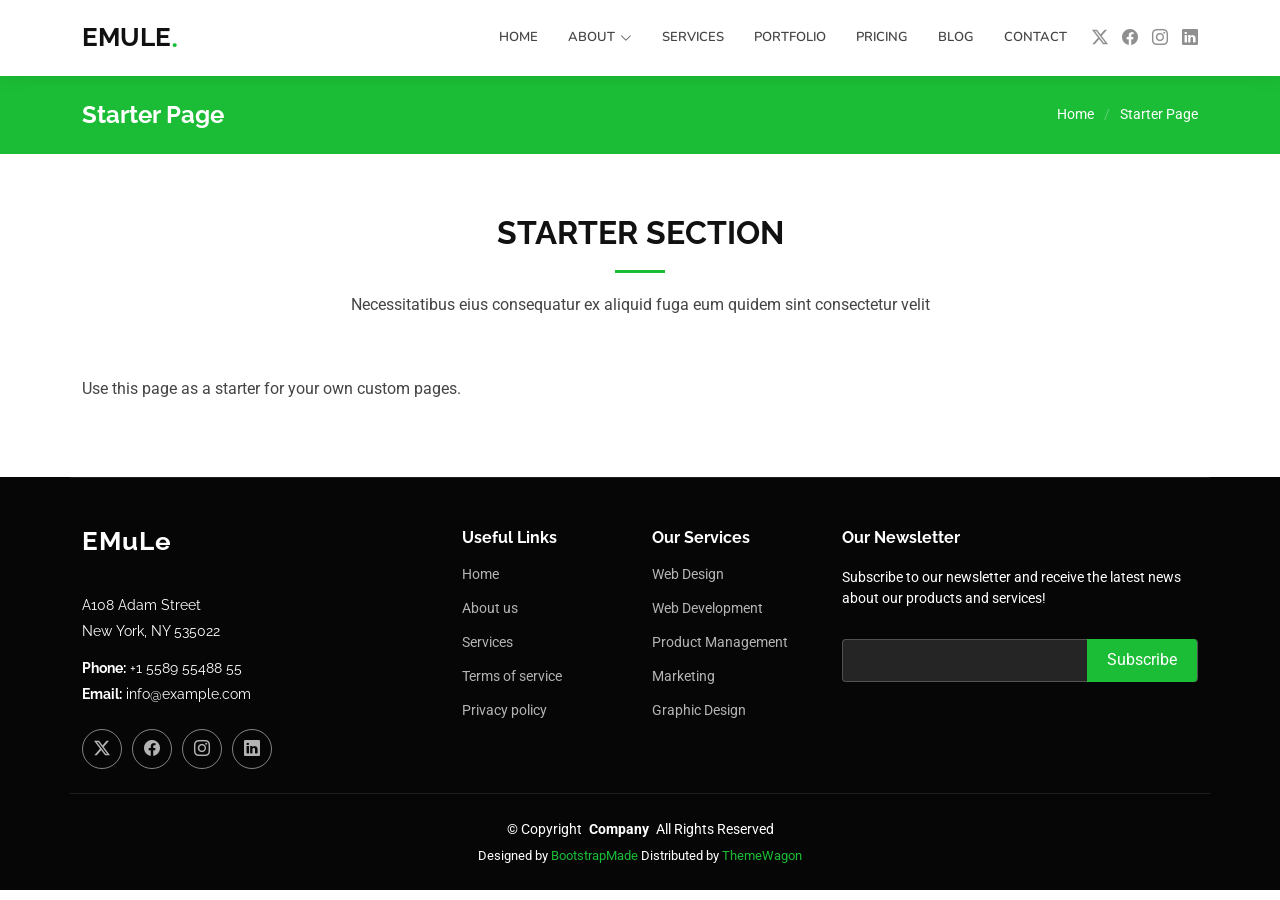
<file: starter-page.html>
<!DOCTYPE html>
<html lang="en">

<head>
  <meta charset="utf-8">
  <meta content="width=device-width, initial-scale=1.0" name="viewport">
  <title>Starter Page - Company Bootstrap Template</title>
  <meta name="description" content="">
  <meta name="keywords" content="">

  <!-- Favicons -->
  <link href="assets/img/favicon.png" rel="icon">
  <link href="assets/img/apple-touch-icon.png" rel="apple-touch-icon">

  <!-- Fonts -->
  <link href="https://fonts.googleapis.com" rel="preconnect">
  <link href="https://fonts.gstatic.com" rel="preconnect" crossorigin>
  <link href="https://fonts.googleapis.com/css2?family=Roboto:ital,wght@0,100;0,300;0,400;0,500;0,700;0,900;1,100;1,300;1,400;1,500;1,700;1,900&family=Raleway:ital,wght@0,100;0,200;0,300;0,400;0,500;0,600;0,700;0,800;0,900;1,100;1,200;1,300;1,400;1,500;1,600;1,700;1,800;1,900&family=Nunito:ital,wght@0,200;0,300;0,400;0,500;0,600;0,700;0,800;0,900;1,200;1,300;1,400;1,500;1,600;1,700;1,800;1,900&display=swap" rel="stylesheet">

  <!-- Vendor CSS Files -->
  <link href="assets/vendor/bootstrap/css/bootstrap.min.css" rel="stylesheet">
  <link href="assets/vendor/bootstrap-icons/bootstrap-icons.css" rel="stylesheet">
  <link href="assets/vendor/aos/aos.css" rel="stylesheet">
  <link href="assets/vendor/glightbox/css/glightbox.min.css" rel="stylesheet">
  <link href="assets/vendor/swiper/swiper-bundle.min.css" rel="stylesheet">

  <!-- Main CSS File -->
  <link href="assets/css/main.css" rel="stylesheet">

  <!-- =======================================================
  * Template Name: Company
  * Template URL: https://bootstrapmade.com/company-free-html-bootstrap-template/
  * Updated: Aug 07 2024 with Bootstrap v5.3.3
  * Author: BootstrapMade.com
  * License: https://bootstrapmade.com/license/
  ======================================================== -->
</head>

<body class="starter-page-page">

  <header id="header" class="header d-flex align-items-center sticky-top">
    <div class="container position-relative d-flex align-items-center">

      <a href="index.html" class="logo d-flex align-items-center me-auto">
        <!-- Uncomment the line below if you also wish to use an image logo -->
        <!-- <img src="assets/img/logo.png" alt=""> -->
        <h1 class="sitename">EMuLe</h1><span>.</span>
      </a>

      <nav id="navmenu" class="navmenu">
        <ul>
          <li><a href="#hero">Home</a></li>
          <li class="dropdown"><a href="about.html"><span>About</span> <i class="bi bi-chevron-down toggle-dropdown"></i></a>
            <ul>
              <li><a href="team.html">Team</a></li>
              <li><a href="testimonials.html">Testimonials</a></li>
              <li class="dropdown"><a href="#"><span>Deep Dropdown</span> <i class="bi bi-chevron-down toggle-dropdown"></i></a>
                <ul>
                  <li><a href="#">Deep Dropdown 1</a></li>
                  <li><a href="#">Deep Dropdown 2</a></li>
                  <li><a href="#">Deep Dropdown 3</a></li>
                  <li><a href="#">Deep Dropdown 4</a></li>
                  <li><a href="#">Deep Dropdown 5</a></li>
                </ul>
              </li>
            </ul>
          </li>
          <li><a href="services.html">Services</a></li>
          <li><a href="portfolio.html">Portfolio</a></li>
          <li><a href="pricing.html">Pricing</a></li>
          <li><a href="blog.html">Blog</a></li>
          <li><a href="contact.html">Contact</a></li>
        </ul>
        <i class="mobile-nav-toggle d-xl-none bi bi-list"></i>
      </nav>

      <div class="header-social-links">
        <a href="#" class="twitter"><i class="bi bi-twitter-x"></i></a>
        <a href="#" class="facebook"><i class="bi bi-facebook"></i></a>
        <a href="#" class="instagram"><i class="bi bi-instagram"></i></a>
        <a href="#" class="linkedin"><i class="bi bi-linkedin"></i></a>
      </div>

    </div>
  </header>

  <main class="main">

    <!-- Page Title -->
    <div class="page-title accent-background">
      <div class="container d-lg-flex justify-content-between align-items-center">
        <h1 class="mb-2 mb-lg-0">Starter Page</h1>
        <nav class="breadcrumbs">
          <ol>
            <li><a href="index.html">Home</a></li>
            <li class="current">Starter Page</li>
          </ol>
        </nav>
      </div>
    </div><!-- End Page Title -->

    <!-- Starter Section Section -->
    <section id="starter-section" class="starter-section section">

      <!-- Section Title -->
      <div class="container section-title" data-aos="fade-up">
        <h2>Starter Section</h2>
        <p>Necessitatibus eius consequatur ex aliquid fuga eum quidem sint consectetur velit</p>
      </div><!-- End Section Title -->

      <div class="container" data-aos="fade-up">
        <p>Use this page as a starter for your own custom pages.</p>
      </div>

    </section><!-- /Starter Section Section -->

  </main>

  <footer id="footer" class="footer dark-background">

    <div class="container footer-top">
      <div class="row gy-4">
        <div class="col-lg-4 col-md-6 footer-about">
          <a href="index.html" class="logo d-flex align-items-center">
            <span class="sitename">EMuLe</span>
          </a>
          <div class="footer-contact pt-3">
            <p>A108 Adam Street</p>
            <p>New York, NY 535022</p>
            <p class="mt-3"><strong>Phone:</strong> <span>+1 5589 55488 55</span></p>
            <p><strong>Email:</strong> <span>info@example.com</span></p>
          </div>
          <div class="social-links d-flex mt-4">
            <a href=""><i class="bi bi-twitter-x"></i></a>
            <a href=""><i class="bi bi-facebook"></i></a>
            <a href=""><i class="bi bi-instagram"></i></a>
            <a href=""><i class="bi bi-linkedin"></i></a>
          </div>
        </div>

        <div class="col-lg-2 col-md-3 footer-links">
          <h4>Useful Links</h4>
          <ul>
            <li><a href="#">Home</a></li>
            <li><a href="#">About us</a></li>
            <li><a href="#">Services</a></li>
            <li><a href="#">Terms of service</a></li>
            <li><a href="#">Privacy policy</a></li>
          </ul>
        </div>

        <div class="col-lg-2 col-md-3 footer-links">
          <h4>Our Services</h4>
          <ul>
            <li><a href="#">Web Design</a></li>
            <li><a href="#">Web Development</a></li>
            <li><a href="#">Product Management</a></li>
            <li><a href="#">Marketing</a></li>
            <li><a href="#">Graphic Design</a></li>
          </ul>
        </div>

        <div class="col-lg-4 col-md-12 footer-newsletter">
          <h4>Our Newsletter</h4>
          <p>Subscribe to our newsletter and receive the latest news about our products and services!</p>
          <form action="forms/newsletter.php" method="post" class="php-email-form">
            <div class="newsletter-form"><input type="email" name="email"><input type="submit" value="Subscribe"></div>
            <div class="loading">Loading</div>
            <div class="error-message"></div>
            <div class="sent-message">Your subscription request has been sent. Thank you!</div>
          </form>
        </div>

      </div>
    </div>

    <div class="container copyright text-center mt-4">
      <p>© <span>Copyright</span> <strong class="px-1 sitename">Company</strong> <span>All Rights Reserved</span></p>
      <div class="credits">
        <!-- All the links in the footer should remain intact. -->
        <!-- You can delete the links only if you've purchased the pro version. -->
        <!-- Licensing information: https://bootstrapmade.com/license/ -->
        <!-- Purchase the pro version with working PHP/AJAX contact form: [buy-url] -->
        Designed by <a href="https://bootstrapmade.com/">BootstrapMade</a> Distributed by <a href=“https://themewagon.com>ThemeWagon
      </div>
    </div>

  </footer>

  <!-- Scroll Top -->
  <a href="#" id="scroll-top" class="scroll-top d-flex align-items-center justify-content-center"><i class="bi bi-arrow-up-short"></i></a>

  <!-- Preloader -->
  <div id="preloader"></div>

  <!-- Vendor JS Files -->
  <script src="assets/vendor/bootstrap/js/bootstrap.bundle.min.js"></script>
  <script src="assets/vendor/php-email-form/validate.js"></script>
  <script src="assets/vendor/aos/aos.js"></script>
  <script src="assets/vendor/glightbox/js/glightbox.min.js"></script>
  <script src="assets/vendor/imagesloaded/imagesloaded.pkgd.min.js"></script>
  <script src="assets/vendor/isotope-layout/isotope.pkgd.min.js"></script>
  <script src="assets/vendor/waypoints/noframework.waypoints.js"></script>
  <script src="assets/vendor/swiper/swiper-bundle.min.js"></script>

  <!-- Main JS File -->
  <script src="assets/js/main.js"></script>

</body>

</html>
</file>
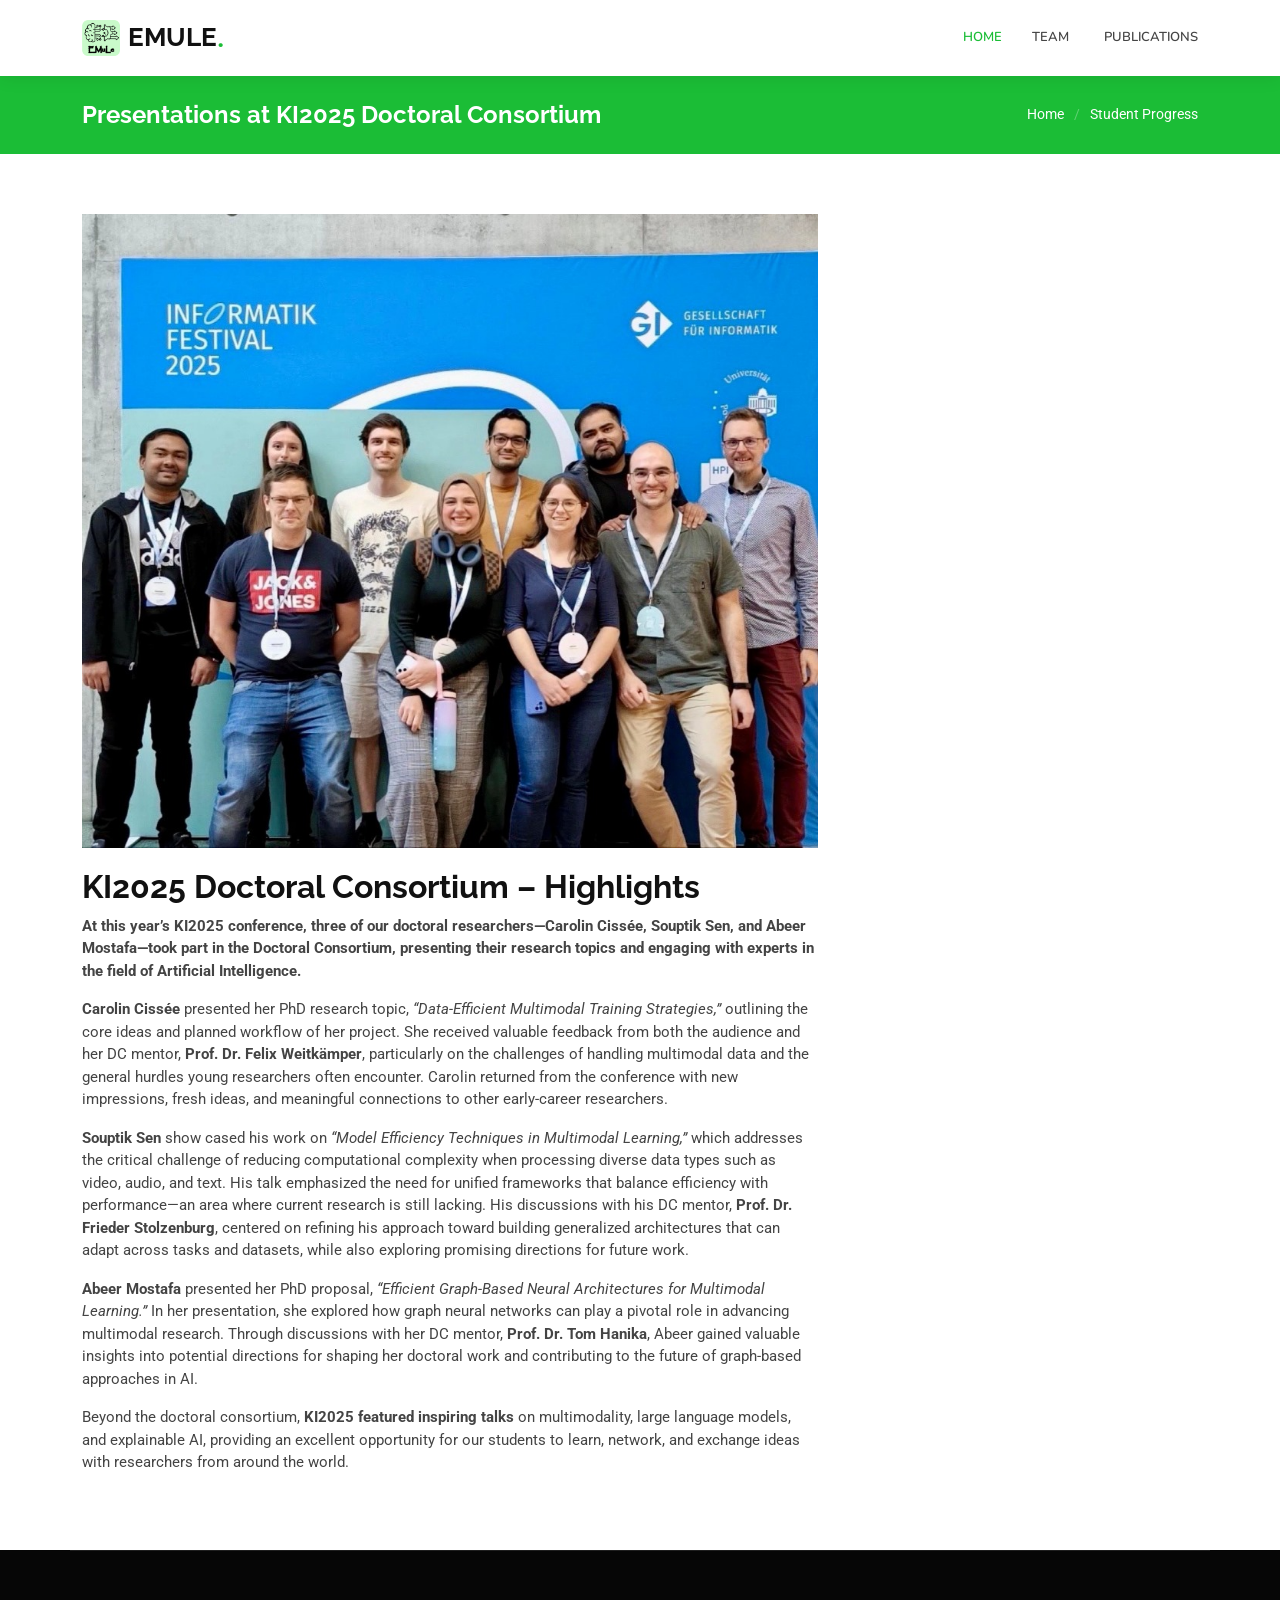
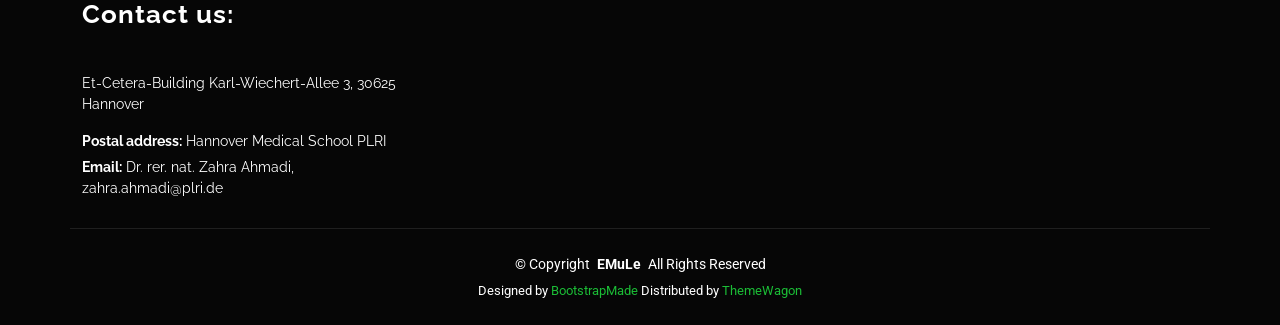
<file: StudentProgress25.html>
<!DOCTYPE html>
<html lang="en">

<head>
  <meta charset="utf-8">
  <meta content="width=device-width, initial-scale=1.0" name="viewport">
  <title>Student Progress</title>
  <meta name="description" content="">
  <meta name="keywords" content="">

  <!-- Favicons -->
  <link href="assets/img/logo.png" rel="icon">
  <link href="assets/img/apple-touch-icon.png" rel="apple-touch-icon">

  <!-- Fonts -->
  <link href="https://fonts.googleapis.com" rel="preconnect">
  <link href="https://fonts.gstatic.com" rel="preconnect" crossorigin>
  <link href="https://fonts.googleapis.com/css2?family=Roboto:ital,wght@0,100;0,300;0,400;0,500;0,700;0,900;1,100;1,300;1,400;1,500;1,700;1,900&family=Raleway:ital,wght@0,100;0,200;0,300;0,400;0,500;0,600;0,700;0,800;0,900;1,100;1,200;1,300;1,400;1,500;1,600;1,700;1,800;1,900&family=Nunito:ital,wght@0,200;0,300;0,400;0,500;0,600;0,700;0,800;0,900;1,200;1,300;1,400;1,500;1,600;1,700;1,800;1,900&display=swap" rel="stylesheet">

  <!-- Vendor CSS Files -->
  <link href="assets/vendor/bootstrap/css/bootstrap.min.css" rel="stylesheet">
  <link href="assets/vendor/bootstrap-icons/bootstrap-icons.css" rel="stylesheet">
  <link href="assets/vendor/aos/aos.css" rel="stylesheet">
  <link href="assets/vendor/glightbox/css/glightbox.min.css" rel="stylesheet">
  <link href="assets/vendor/swiper/swiper-bundle.min.css" rel="stylesheet">

  <!-- Main CSS File -->
  <link href="assets/css/main.css" rel="stylesheet">

  <!-- =======================================================
  * Template Name: Company
  * Template URL: https://bootstrapmade.com/company-free-html-bootstrap-template/
  * Updated: Aug 07 2024 with Bootstrap v5.3.3
  * Author: BootstrapMade.com
  * License: https://bootstrapmade.com/license/
  ======================================================== -->
</head>

<body class="service-details-page">

  <header id="header" class="header d-flex align-items-center sticky-top">
    <div class="container position-relative d-flex align-items-center">

      <a href="index.html" class="logo d-flex align-items-center me-auto">
        <!-- Uncomment the line below if you also wish to use an image logo -->
        <img src="assets/img/logo.png" alt="">
        <h1 class="sitename">EMuLe</h1><span>.</span>
      </a>

      <nav id="navmenu" class="navmenu">
        <ul>
          <li><a href="index.html" class="active">Home</a></li>
          <li ><a href="team.html"><span>Team</span> <i class="active"></i></a>
            
          </li>
          <li><a href="blog.html">Publications</a></li>
        </ul>
        <i class="mobile-nav-toggle d-xl-none bi bi-list"></i>
      </nav>

    </div>
  </header>

  <main class="main">

    <!-- Page Title -->
    <div class="page-title accent-background">
      <div class="container d-lg-flex justify-content-between align-items-center">
        <h1 class="mb-2 mb-lg-0">Presentations at KI2025 Doctoral Consortium</h1>
        <nav class="breadcrumbs">
          <ol>
            <li><a href="index.html">Home</a></li>
            <li class="current">Student Progress</li>
          </ol>
        </nav>
      </div>
    </div><!-- End Page Title -->

    <!-- Service Details Section -->
    <section id="service-details" class="service-details section">

      <div class="container">

        <div class="row gy-4">

          <div class="col-lg-8" data-aos="fade-up" data-aos-delay="200">
            <img src="assets/img/StudentProgress25.jpeg" alt="" class="img-fluid services-img">
			 <h2><strong>KI2025 Doctoral Consortium – Highlights</strong></h2>

  <p><strong>At this year’s KI2025 conference, three of our doctoral researchers—Carolin Cissée, Souptik Sen, and Abeer Mostafa—took part in the Doctoral Consortium, presenting their research topics and engaging with experts in the field of Artificial Intelligence.</strong></p>

  <p><strong>Carolin Cissée</strong> presented her PhD research topic, <em>“Data-Efficient Multimodal Training Strategies,”</em> outlining the core ideas and planned workflow of her project. She received valuable feedback from both the audience and her DC mentor, <strong>Prof. Dr. Felix Weitkämper</strong>, particularly on the challenges of handling multimodal data and the general hurdles young researchers often encounter. Carolin returned from the conference with new impressions, fresh ideas, and meaningful connections to other early-career researchers.</p>

  <p><strong>Souptik Sen</strong> show cased his work on <em>“Model Efficiency Techniques in Multimodal Learning,”</em> which addresses the critical challenge of reducing computational complexity when processing diverse data types such as video, audio, and text. His talk emphasized the need for unified frameworks that balance efficiency with performance—an area where current research is still lacking. His discussions with his DC mentor, <strong>Prof. Dr. Frieder Stolzenburg</strong>, centered on refining his approach toward building generalized architectures that can adapt across tasks and datasets, while also exploring promising directions for future work.</p>

  <p><strong>Abeer Mostafa</strong> presented her PhD proposal, <em>“Efficient Graph-Based Neural Architectures for Multimodal Learning.”</em> In her presentation, she explored how graph neural networks can play a pivotal role in advancing multimodal research. Through discussions with her DC mentor, <strong>Prof. Dr. Tom Hanika</strong>, Abeer gained valuable insights into potential directions for shaping her doctoral work and contributing to the future of graph-based approaches in AI.</p>

  <p>Beyond the doctoral consortium, <strong>KI2025 featured inspiring talks</strong> on multimodality, large language models, and explainable AI, providing an excellent opportunity for our students to learn, network, and exchange ideas with researchers from around the world.</p>

			
          </div>

        </div>

      </div>

    </section><!-- /Service Details Section -->

  </main>

    <footer id="footer" class="footer dark-background">

    <div class="container footer-top">
      <div class="row gy-4">
        <div class="col-lg-4 col-md-6 footer-about">
          <a href="index.html" class="logo d-flex align-items-center">
            <span class="sitename">Contact us:</span>
          </a>
          <div class="footer-contact pt-3">
            <p></p>
            <p>Et-Cetera-Building Karl-Wiechert-Allee 3, 30625 Hannover</p>
            <p class="mt-3"><strong>Postal address:</strong> <span> Hannover Medical School PLRI</span></p>
            <p><strong>Email:</strong> <span>Dr. rer. nat. Zahra Ahmadi, zahra.ahmadi@plri.de</span></p>
          </div>
        </div>
      </div>
    </div>

    <div class="container copyright text-center mt-4">
      <p>© <span>Copyright</span> <strong class="px-1 sitename">EMuLe</strong> <span>All Rights Reserved</span></p>
      <div class="credits">
        <!-- All the links in the footer should remain intact. -->
        <!-- You can delete the links only if you've purchased the pro version. -->
        <!-- Licensing information: https://bootstrapmade.com/license/ -->
        <!-- Purchase the pro version with working PHP/AJAX contact form: [buy-url] -->
        Designed by <a href="https://bootstrapmade.com/">BootstrapMade</a> Distributed by <a href=“https://themewagon.com>ThemeWagon
      </div>
    </div>

  </footer>

  <!-- Scroll Top -->
  <a href="#" id="scroll-top" class="scroll-top d-flex align-items-center justify-content-center"><i class="bi bi-arrow-up-short"></i></a>

  <!-- Preloader -->
  <div id="preloader"></div>

  <!-- Vendor JS Files -->
  <script src="assets/vendor/bootstrap/js/bootstrap.bundle.min.js"></script>
  <script src="assets/vendor/php-email-form/validate.js"></script>
  <script src="assets/vendor/aos/aos.js"></script>
  <script src="assets/vendor/glightbox/js/glightbox.min.js"></script>
  <script src="assets/vendor/imagesloaded/imagesloaded.pkgd.min.js"></script>
  <script src="assets/vendor/isotope-layout/isotope.pkgd.min.js"></script>
  <script src="assets/vendor/waypoints/noframework.waypoints.js"></script>
  <script src="assets/vendor/swiper/swiper-bundle.min.js"></script>

  <!-- Main JS File -->
  <script src="assets/js/main.js"></script>

</body>

</html>
</file>
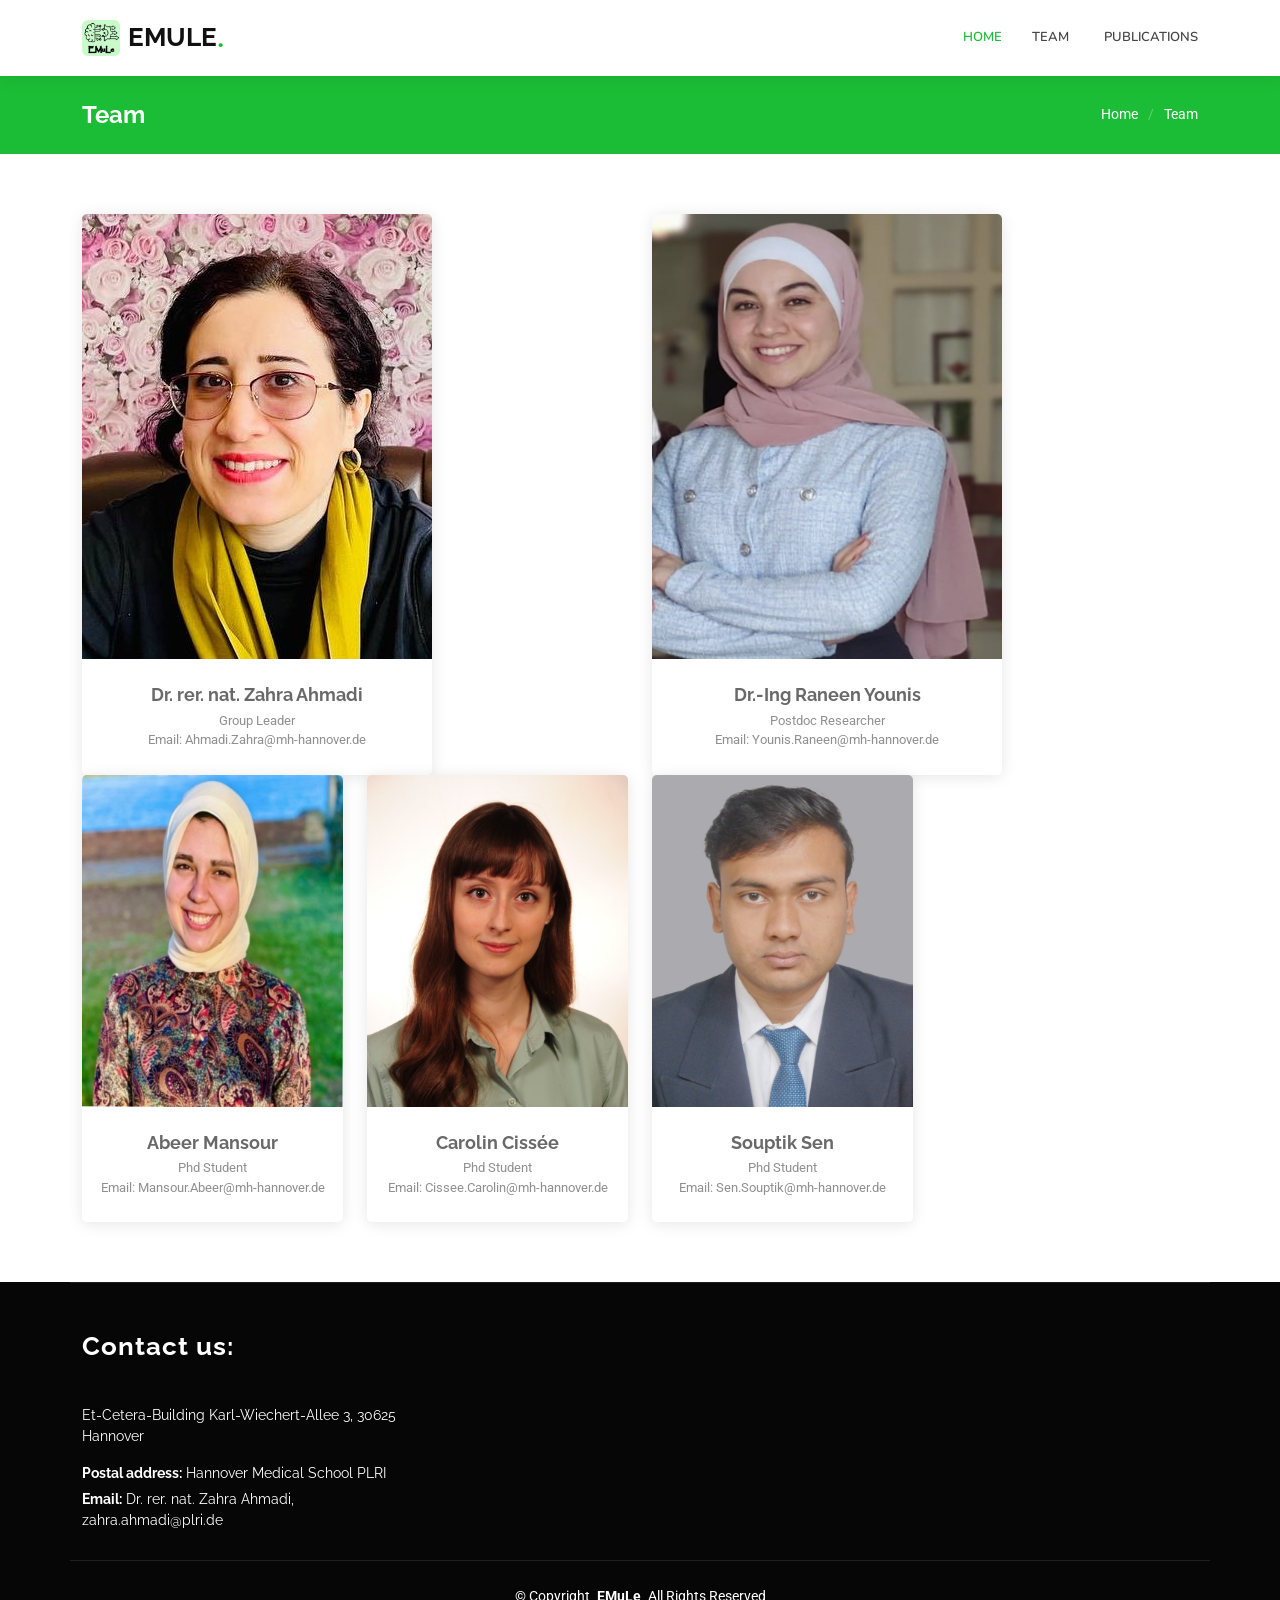
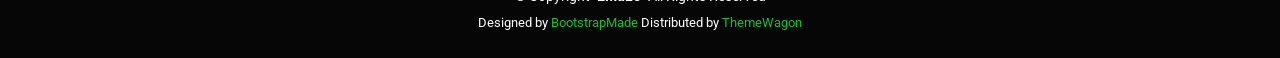
<file: team.html>
<!DOCTYPE html>
<html lang="en">

<head>
  <meta charset="utf-8">
  <meta content="width=device-width, initial-scale=1.0" name="viewport">
  <title>Team</title>
  <meta name="description" content="">
  <meta name="keywords" content="">

  <!-- Favicons -->
  <link href="assets/img/logo.png" rel="icon">
  <link href="assets/img/apple-touch-icon.png" rel="apple-touch-icon">

  <!-- Fonts -->
  <link href="https://fonts.googleapis.com" rel="preconnect">
  <link href="https://fonts.gstatic.com" rel="preconnect" crossorigin>
  <link href="https://fonts.googleapis.com/css2?family=Roboto:ital,wght@0,100;0,300;0,400;0,500;0,700;0,900;1,100;1,300;1,400;1,500;1,700;1,900&family=Raleway:ital,wght@0,100;0,200;0,300;0,400;0,500;0,600;0,700;0,800;0,900;1,100;1,200;1,300;1,400;1,500;1,600;1,700;1,800;1,900&family=Nunito:ital,wght@0,200;0,300;0,400;0,500;0,600;0,700;0,800;0,900;1,200;1,300;1,400;1,500;1,600;1,700;1,800;1,900&display=swap" rel="stylesheet">

  <!-- Vendor CSS Files -->
  <link href="assets/vendor/bootstrap/css/bootstrap.min.css" rel="stylesheet">
  <link href="assets/vendor/bootstrap-icons/bootstrap-icons.css" rel="stylesheet">
  <link href="assets/vendor/aos/aos.css" rel="stylesheet">
  <link href="assets/vendor/glightbox/css/glightbox.min.css" rel="stylesheet">
  <link href="assets/vendor/swiper/swiper-bundle.min.css" rel="stylesheet">

  <!-- Main CSS File -->
  <link href="assets/css/main.css" rel="stylesheet">

  <!-- =======================================================
  * Template Name: Company
  * Template URL: https://bootstrapmade.com/company-free-html-bootstrap-template/
  * Updated: Aug 07 2024 with Bootstrap v5.3.3
  * Author: BootstrapMade.com
  * License: https://bootstrapmade.com/license/
  ======================================================== -->
</head>

<body class="team-page">

 <header id="header" class="header d-flex align-items-center sticky-top">
    <div class="container position-relative d-flex align-items-center">

      <a href="index.html" class="logo d-flex align-items-center me-auto">
        <!-- Uncomment the line below if you also wish to use an image logo -->
        <img src="assets/img/logo.png" alt="">
        <h1 class="sitename">EMuLe</h1><span>.</span>
      </a>

      <nav id="navmenu" class="navmenu">
        <ul>
          <li><a href="index.html" class="active">Home</a></li>
          <li ><a href="team.html"><span>Team</span> <i class="active"></i></a>
            
          </li>
          <li><a href="blog.html">Publications</a></li>
        </ul>
        <i class="mobile-nav-toggle d-xl-none bi bi-list"></i>
      </nav>

    </div>
  </header>

  <main class="main">

    <!-- Page Title -->
    <div class="page-title accent-background">
      <div class="container d-lg-flex justify-content-between align-items-center">
        <h1 class="mb-2 mb-lg-0">Team</h1>
        <nav class="breadcrumbs">
          <ol>
            <li><a href="index.html">Home</a></li>
            <li class="current">Team</li>
          </ol>
        </nav>
      </div>
    </div><!-- End Page Title -->

    <!-- Team Section -->
    <section id="team" class="team section">

      <div class="container">

		<div class="row gy-4 justify-content-center">
		  <div class="col-lg-6 col-md-6 d-flex align-items-stretch" data-aos="fade-up" data-aos-delay="100">
			<div class="team-member text-center">
			  <div class="member-img">
				<img src="assets/img/team/zahra.jpg" class="img-fluid" alt="">
				
			  </div>
			  <div class="member-info">
				<h4>Dr. rer. nat. Zahra Ahmadi</h4>
				<span>Group Leader</span>
				<span>Email: Ahmadi.Zahra@mh-hannover.de</span>
			  </div>
			</div>
		  </div><!-- End Team Member -->
		  		  <div class="col-lg-6 col-md-4 d-flex align-items-stretch" data-aos="fade-up" data-aos-delay="200">
			<div class="team-member text-center">
			  <div class="member-img">
				<img src="assets/img/team/raneen.png" class="img-fluid" alt="">
				
			  </div>
			  <div class="member-info">
				<h4>Dr.-Ing Raneen Younis</h4>
				<span>Postdoc Researcher</span>
				<span>Email: Younis.Raneen@mh-hannover.de</span>
			  </div>
			</div>
		  </div><!-- End Team Member -->
		</div>



	<div class="row gy-4">
          <div class="col-lg-3 col-md-6 d-flex align-items-stretch" data-aos="fade-up" data-aos-delay="300">
            <div class="team-member">
              <div class="member-img">
                <img src="assets/img/team/Abeer.png" class="img-fluid" alt="">
                
              </div>
              <div class="member-info">
                <h4>Abeer Mansour</h4>
                <span>Phd Student</span>
				<span>Email: Mansour.Abeer@mh-hannover.de</span>
              </div>
            </div>
          </div><!-- End Team Member -->

          <div class="col-lg-3 col-md-6 d-flex align-items-stretch" data-aos="fade-up" data-aos-delay="30">
            <div class="team-member">
              <div class="member-img">
                <img src="assets/img/team/cissee.png" class="img-fluid" alt="">
                
              </div>
              <div class="member-info">
                <h4>Carolin Cissée</h4>
                <span>Phd Student</span>
				<span>Email: Cissee.Carolin@mh-hannover.de</span>
              </div>
            </div>
          </div><!-- End Team Member -->
		  
          <div class="col-lg-3 col-md-6 d-flex align-items-stretch" data-aos="fade-up" data-aos-delay="300">
            <div class="team-member">
              <div class="member-img">
                <img src="assets/img/team/sen.png" class="img-fluid" alt="">
               
              </div>
              <div class="member-info">
                <h4>Souptik Sen</h4>
                <span>Phd Student</span>
				<span>Email: Sen.Souptik@mh-hannover.de</span>
              </div>
            </div>
          </div><!-- End Team Member -->

        </div>

      </div>

    </section><!-- /Team Section -->

  </main>

  <footer id="footer" class="footer dark-background">

    <div class="container footer-top">
      <div class="row gy-4">
        <div class="col-lg-4 col-md-6 footer-about">
          <a href="index.html" class="logo d-flex align-items-center">
            <span class="sitename">Contact us:</span>
          </a>
          <div class="footer-contact pt-3">
            <p></p>
            <p>Et-Cetera-Building Karl-Wiechert-Allee 3, 30625 Hannover</p>
            <p class="mt-3"><strong>Postal address:</strong> <span> Hannover Medical School PLRI</span></p>
            <p><strong>Email:</strong> <span>Dr. rer. nat. Zahra Ahmadi, zahra.ahmadi@plri.de</span></p>
          </div>
        </div>
      </div>
    </div>

    <div class="container copyright text-center mt-4">
      <p>© <span>Copyright</span> <strong class="px-1 sitename">EMuLe</strong> <span>All Rights Reserved</span></p>
      <div class="credits">
        <!-- All the links in the footer should remain intact. -->
        <!-- You can delete the links only if you've purchased the pro version. -->
        <!-- Licensing information: https://bootstrapmade.com/license/ -->
        <!-- Purchase the pro version with working PHP/AJAX contact form: [buy-url] -->
        Designed by <a href="https://bootstrapmade.com/">BootstrapMade</a> Distributed by <a href=“https://themewagon.com>ThemeWagon
      </div>
    </div>

  </footer>

  <!-- Scroll Top -->
  <a href="#" id="scroll-top" class="scroll-top d-flex align-items-center justify-content-center"><i class="bi bi-arrow-up-short"></i></a>

  <!-- Preloader -->
  <div id="preloader"></div>

  <!-- Vendor JS Files -->
  <script src="assets/vendor/bootstrap/js/bootstrap.bundle.min.js"></script>
  <script src="assets/vendor/php-email-form/validate.js"></script>
  <script src="assets/vendor/aos/aos.js"></script>
  <script src="assets/vendor/glightbox/js/glightbox.min.js"></script>
  <script src="assets/vendor/imagesloaded/imagesloaded.pkgd.min.js"></script>
  <script src="assets/vendor/isotope-layout/isotope.pkgd.min.js"></script>
  <script src="assets/vendor/waypoints/noframework.waypoints.js"></script>
  <script src="assets/vendor/swiper/swiper-bundle.min.js"></script>

  <!-- Main JS File -->
  <script src="assets/js/main.js"></script>

</body>

</html>
</file>
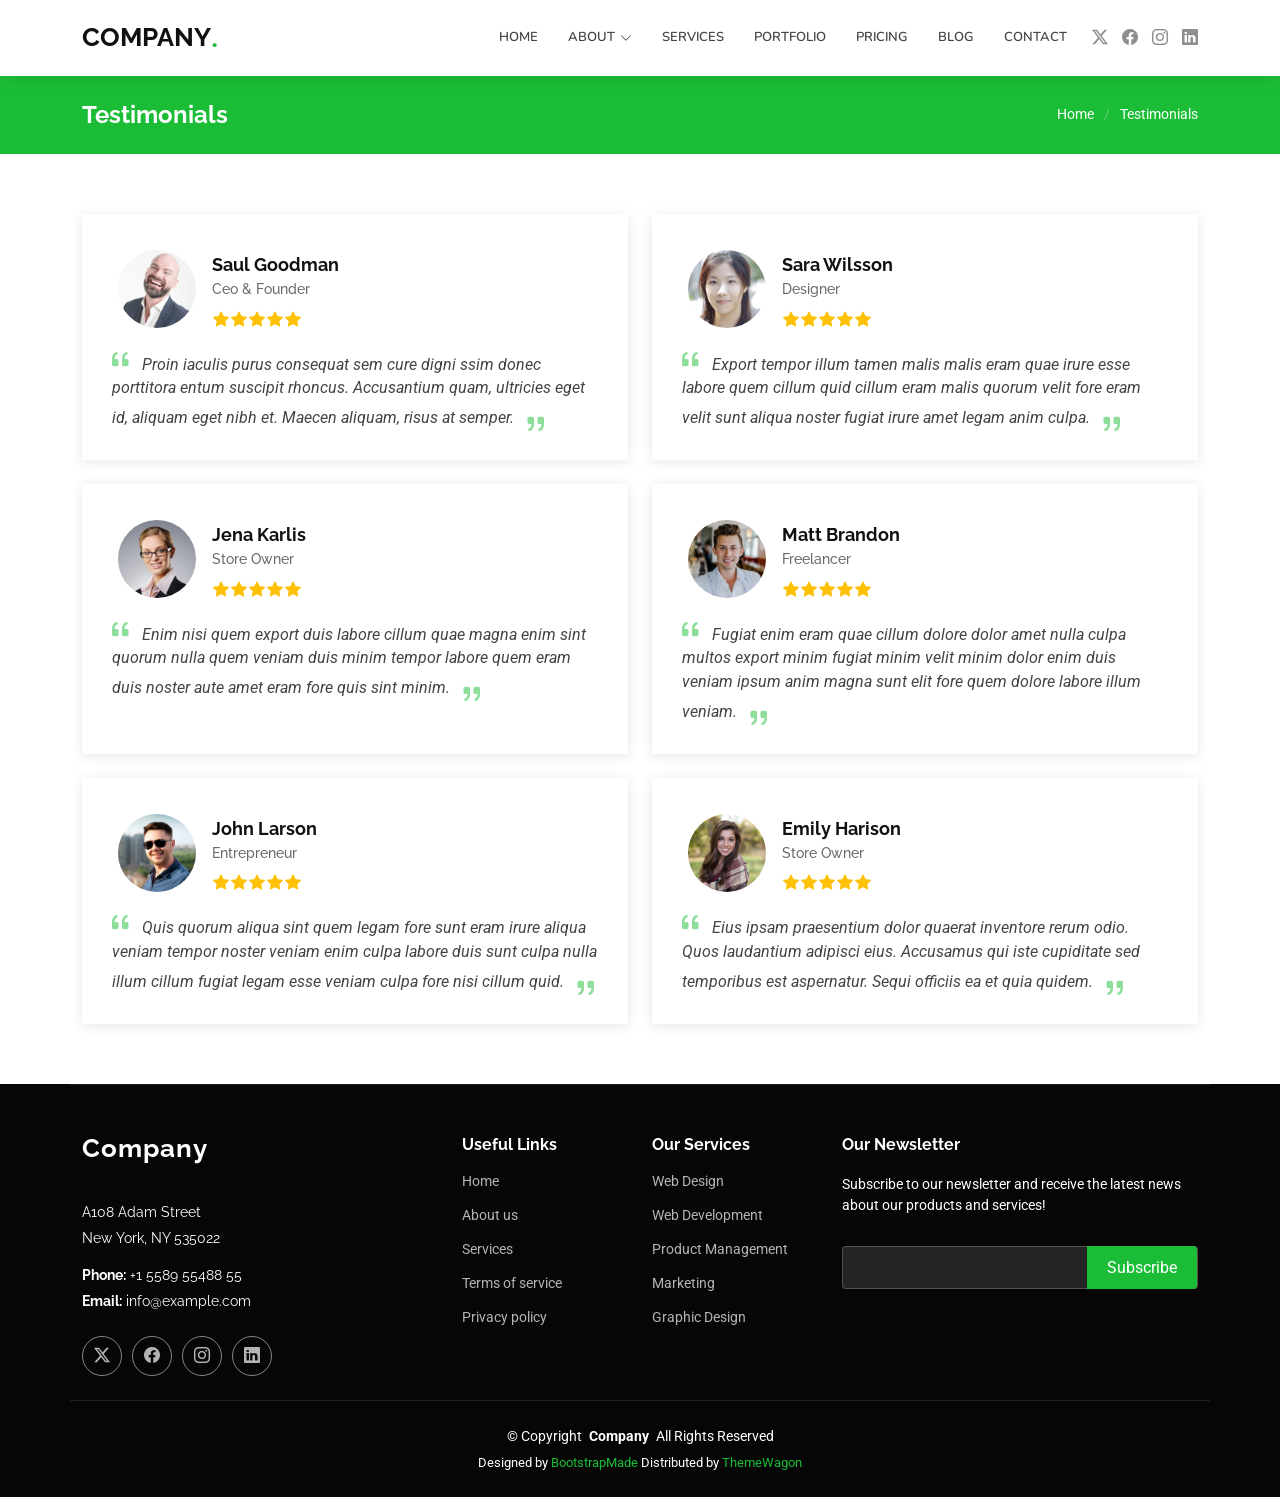
<file: testimonials.html>
<!DOCTYPE html>
<html lang="en">

<head>
  <meta charset="utf-8">
  <meta content="width=device-width, initial-scale=1.0" name="viewport">
  <title>Testimonials - Company Bootstrap Template</title>
  <meta name="description" content="">
  <meta name="keywords" content="">

  <!-- Favicons -->
  <link href="assets/img/favicon.png" rel="icon">
  <link href="assets/img/apple-touch-icon.png" rel="apple-touch-icon">

  <!-- Fonts -->
  <link href="https://fonts.googleapis.com" rel="preconnect">
  <link href="https://fonts.gstatic.com" rel="preconnect" crossorigin>
  <link href="https://fonts.googleapis.com/css2?family=Roboto:ital,wght@0,100;0,300;0,400;0,500;0,700;0,900;1,100;1,300;1,400;1,500;1,700;1,900&family=Raleway:ital,wght@0,100;0,200;0,300;0,400;0,500;0,600;0,700;0,800;0,900;1,100;1,200;1,300;1,400;1,500;1,600;1,700;1,800;1,900&family=Nunito:ital,wght@0,200;0,300;0,400;0,500;0,600;0,700;0,800;0,900;1,200;1,300;1,400;1,500;1,600;1,700;1,800;1,900&display=swap" rel="stylesheet">

  <!-- Vendor CSS Files -->
  <link href="assets/vendor/bootstrap/css/bootstrap.min.css" rel="stylesheet">
  <link href="assets/vendor/bootstrap-icons/bootstrap-icons.css" rel="stylesheet">
  <link href="assets/vendor/aos/aos.css" rel="stylesheet">
  <link href="assets/vendor/glightbox/css/glightbox.min.css" rel="stylesheet">
  <link href="assets/vendor/swiper/swiper-bundle.min.css" rel="stylesheet">

  <!-- Main CSS File -->
  <link href="assets/css/main.css" rel="stylesheet">

  <!-- =======================================================
  * Template Name: Company
  * Template URL: https://bootstrapmade.com/company-free-html-bootstrap-template/
  * Updated: Aug 07 2024 with Bootstrap v5.3.3
  * Author: BootstrapMade.com
  * License: https://bootstrapmade.com/license/
  ======================================================== -->
</head>

<body class="testimonials-page">

  <header id="header" class="header d-flex align-items-center sticky-top">
    <div class="container position-relative d-flex align-items-center">

      <a href="index.html" class="logo d-flex align-items-center me-auto">
        <!-- Uncomment the line below if you also wish to use an image logo -->
        <!-- <img src="assets/img/logo.png" alt=""> -->
        <h1 class="sitename">Company</h1><span>.</span>
      </a>

      <nav id="navmenu" class="navmenu">
        <ul>
          <li><a href="#hero">Home</a></li>
          <li class="dropdown"><a href="about.html"><span>About</span> <i class="bi bi-chevron-down toggle-dropdown"></i></a>
            <ul>
              <li><a href="team.html">Team</a></li>
              <li><a href="testimonials.html" class="active">Testimonials</a></li>
              <li class="dropdown"><a href="#"><span>Deep Dropdown</span> <i class="bi bi-chevron-down toggle-dropdown"></i></a>
                <ul>
                  <li><a href="#">Deep Dropdown 1</a></li>
                  <li><a href="#">Deep Dropdown 2</a></li>
                  <li><a href="#">Deep Dropdown 3</a></li>
                  <li><a href="#">Deep Dropdown 4</a></li>
                  <li><a href="#">Deep Dropdown 5</a></li>
                </ul>
              </li>
            </ul>
          </li>
          <li><a href="services.html">Services</a></li>
          <li><a href="portfolio.html">Portfolio</a></li>
          <li><a href="pricing.html">Pricing</a></li>
          <li><a href="blog.html">Blog</a></li>
          <li><a href="contact.html">Contact</a></li>
        </ul>
        <i class="mobile-nav-toggle d-xl-none bi bi-list"></i>
      </nav>

      <div class="header-social-links">
        <a href="#" class="twitter"><i class="bi bi-twitter-x"></i></a>
        <a href="#" class="facebook"><i class="bi bi-facebook"></i></a>
        <a href="#" class="instagram"><i class="bi bi-instagram"></i></a>
        <a href="#" class="linkedin"><i class="bi bi-linkedin"></i></a>
      </div>

    </div>
  </header>

  <main class="main">

    <!-- Page Title -->
    <div class="page-title accent-background">
      <div class="container d-lg-flex justify-content-between align-items-center">
        <h1 class="mb-2 mb-lg-0">Testimonials</h1>
        <nav class="breadcrumbs">
          <ol>
            <li><a href="index.html">Home</a></li>
            <li class="current">Testimonials</li>
          </ol>
        </nav>
      </div>
    </div><!-- End Page Title -->

    <!-- Testimonials Section -->
    <section id="testimonials" class="testimonials section">

      <div class="container">

        <div class="row gy-4">

          <div class="col-lg-6" data-aos="fade-up" data-aos-delay="100">
            <div class="testimonial-item">
              <img src="assets/img/testimonials/testimonials-1.jpg" class="testimonial-img" alt="">
              <h3>Saul Goodman</h3>
              <h4>Ceo &amp; Founder</h4>
              <div class="stars">
                <i class="bi bi-star-fill"></i><i class="bi bi-star-fill"></i><i class="bi bi-star-fill"></i><i class="bi bi-star-fill"></i><i class="bi bi-star-fill"></i>
              </div>
              <p>
                <i class="bi bi-quote quote-icon-left"></i>
                <span>Proin iaculis purus consequat sem cure digni ssim donec porttitora entum suscipit rhoncus. Accusantium quam, ultricies eget id, aliquam eget nibh et. Maecen aliquam, risus at semper.</span>
                <i class="bi bi-quote quote-icon-right"></i>
              </p>
            </div>
          </div><!-- End testimonial item -->

          <div class="col-lg-6" data-aos="fade-up" data-aos-delay="200">
            <div class="testimonial-item">
              <img src="assets/img/testimonials/testimonials-2.jpg" class="testimonial-img" alt="">
              <h3>Sara Wilsson</h3>
              <h4>Designer</h4>
              <div class="stars">
                <i class="bi bi-star-fill"></i><i class="bi bi-star-fill"></i><i class="bi bi-star-fill"></i><i class="bi bi-star-fill"></i><i class="bi bi-star-fill"></i>
              </div>
              <p>
                <i class="bi bi-quote quote-icon-left"></i>
                <span>Export tempor illum tamen malis malis eram quae irure esse labore quem cillum quid cillum eram malis quorum velit fore eram velit sunt aliqua noster fugiat irure amet legam anim culpa.</span>
                <i class="bi bi-quote quote-icon-right"></i>
              </p>
            </div>
          </div><!-- End testimonial item -->

          <div class="col-lg-6" data-aos="fade-up" data-aos-delay="300">
            <div class="testimonial-item">
              <img src="assets/img/testimonials/testimonials-3.jpg" class="testimonial-img" alt="">
              <h3>Jena Karlis</h3>
              <h4>Store Owner</h4>
              <div class="stars">
                <i class="bi bi-star-fill"></i><i class="bi bi-star-fill"></i><i class="bi bi-star-fill"></i><i class="bi bi-star-fill"></i><i class="bi bi-star-fill"></i>
              </div>
              <p>
                <i class="bi bi-quote quote-icon-left"></i>
                <span>Enim nisi quem export duis labore cillum quae magna enim sint quorum nulla quem veniam duis minim tempor labore quem eram duis noster aute amet eram fore quis sint minim.</span>
                <i class="bi bi-quote quote-icon-right"></i>
              </p>
            </div>
          </div><!-- End testimonial item -->

          <div class="col-lg-6" data-aos="fade-up" data-aos-delay="400">
            <div class="testimonial-item">
              <img src="assets/img/testimonials/testimonials-4.jpg" class="testimonial-img" alt="">
              <h3>Matt Brandon</h3>
              <h4>Freelancer</h4>
              <div class="stars">
                <i class="bi bi-star-fill"></i><i class="bi bi-star-fill"></i><i class="bi bi-star-fill"></i><i class="bi bi-star-fill"></i><i class="bi bi-star-fill"></i>
              </div>
              <p>
                <i class="bi bi-quote quote-icon-left"></i>
                <span>Fugiat enim eram quae cillum dolore dolor amet nulla culpa multos export minim fugiat minim velit minim dolor enim duis veniam ipsum anim magna sunt elit fore quem dolore labore illum veniam.</span>
                <i class="bi bi-quote quote-icon-right"></i>
              </p>
            </div>
          </div><!-- End testimonial item -->

          <div class="col-lg-6" data-aos="fade-up" data-aos-delay="500">
            <div class="testimonial-item">
              <img src="assets/img/testimonials/testimonials-5.jpg" class="testimonial-img" alt="">
              <h3>John Larson</h3>
              <h4>Entrepreneur</h4>
              <div class="stars">
                <i class="bi bi-star-fill"></i><i class="bi bi-star-fill"></i><i class="bi bi-star-fill"></i><i class="bi bi-star-fill"></i><i class="bi bi-star-fill"></i>
              </div>
              <p>
                <i class="bi bi-quote quote-icon-left"></i>
                <span>Quis quorum aliqua sint quem legam fore sunt eram irure aliqua veniam tempor noster veniam enim culpa labore duis sunt culpa nulla illum cillum fugiat legam esse veniam culpa fore nisi cillum quid.</span>
                <i class="bi bi-quote quote-icon-right"></i>
              </p>
            </div>
          </div><!-- End testimonial item -->

          <div class="col-lg-6" data-aos="fade-up" data-aos-delay="600">
            <div class="testimonial-item">
              <img src="assets/img/testimonials/testimonials-6.jpg" class="testimonial-img" alt="">
              <h3>Emily Harison</h3>
              <h4>Store Owner</h4>
              <div class="stars">
                <i class="bi bi-star-fill"></i><i class="bi bi-star-fill"></i><i class="bi bi-star-fill"></i><i class="bi bi-star-fill"></i><i class="bi bi-star-fill"></i>
              </div>
              <p>
                <i class="bi bi-quote quote-icon-left"></i>
                <span>Eius ipsam praesentium dolor quaerat inventore rerum odio. Quos laudantium adipisci eius. Accusamus qui iste cupiditate sed temporibus est aspernatur. Sequi officiis ea et quia quidem.</span>
                <i class="bi bi-quote quote-icon-right"></i>
              </p>
            </div>
          </div><!-- End testimonial item -->

        </div>

      </div>

    </section><!-- /Testimonials Section -->

  </main>

  <footer id="footer" class="footer dark-background">

    <div class="container footer-top">
      <div class="row gy-4">
        <div class="col-lg-4 col-md-6 footer-about">
          <a href="index.html" class="logo d-flex align-items-center">
            <span class="sitename">Company</span>
          </a>
          <div class="footer-contact pt-3">
            <p>A108 Adam Street</p>
            <p>New York, NY 535022</p>
            <p class="mt-3"><strong>Phone:</strong> <span>+1 5589 55488 55</span></p>
            <p><strong>Email:</strong> <span>info@example.com</span></p>
          </div>
          <div class="social-links d-flex mt-4">
            <a href=""><i class="bi bi-twitter-x"></i></a>
            <a href=""><i class="bi bi-facebook"></i></a>
            <a href=""><i class="bi bi-instagram"></i></a>
            <a href=""><i class="bi bi-linkedin"></i></a>
          </div>
        </div>

        <div class="col-lg-2 col-md-3 footer-links">
          <h4>Useful Links</h4>
          <ul>
            <li><a href="#">Home</a></li>
            <li><a href="#">About us</a></li>
            <li><a href="#">Services</a></li>
            <li><a href="#">Terms of service</a></li>
            <li><a href="#">Privacy policy</a></li>
          </ul>
        </div>

        <div class="col-lg-2 col-md-3 footer-links">
          <h4>Our Services</h4>
          <ul>
            <li><a href="#">Web Design</a></li>
            <li><a href="#">Web Development</a></li>
            <li><a href="#">Product Management</a></li>
            <li><a href="#">Marketing</a></li>
            <li><a href="#">Graphic Design</a></li>
          </ul>
        </div>

        <div class="col-lg-4 col-md-12 footer-newsletter">
          <h4>Our Newsletter</h4>
          <p>Subscribe to our newsletter and receive the latest news about our products and services!</p>
          <form action="forms/newsletter.php" method="post" class="php-email-form">
            <div class="newsletter-form"><input type="email" name="email"><input type="submit" value="Subscribe"></div>
            <div class="loading">Loading</div>
            <div class="error-message"></div>
            <div class="sent-message">Your subscription request has been sent. Thank you!</div>
          </form>
        </div>

      </div>
    </div>

    <div class="container copyright text-center mt-4">
      <p>© <span>Copyright</span> <strong class="px-1 sitename">Company</strong> <span>All Rights Reserved</span></p>
      <div class="credits">
        <!-- All the links in the footer should remain intact. -->
        <!-- You can delete the links only if you've purchased the pro version. -->
        <!-- Licensing information: https://bootstrapmade.com/license/ -->
        <!-- Purchase the pro version with working PHP/AJAX contact form: [buy-url] -->
        Designed by <a href="https://bootstrapmade.com/">BootstrapMade</a> Distributed by <a href=“https://themewagon.com>ThemeWagon
      </div>
    </div>

  </footer>

  <!-- Scroll Top -->
  <a href="#" id="scroll-top" class="scroll-top d-flex align-items-center justify-content-center"><i class="bi bi-arrow-up-short"></i></a>

  <!-- Preloader -->
  <div id="preloader"></div>

  <!-- Vendor JS Files -->
  <script src="assets/vendor/bootstrap/js/bootstrap.bundle.min.js"></script>
  <script src="assets/vendor/php-email-form/validate.js"></script>
  <script src="assets/vendor/aos/aos.js"></script>
  <script src="assets/vendor/glightbox/js/glightbox.min.js"></script>
  <script src="assets/vendor/imagesloaded/imagesloaded.pkgd.min.js"></script>
  <script src="assets/vendor/isotope-layout/isotope.pkgd.min.js"></script>
  <script src="assets/vendor/waypoints/noframework.waypoints.js"></script>
  <script src="assets/vendor/swiper/swiper-bundle.min.js"></script>

  <!-- Main JS File -->
  <script src="assets/js/main.js"></script>

</body>

</html>
</file>
<file: assets/css/main.css>
/**
* Template Name: Company
* Template URL: https://bootstrapmade.com/company-free-html-bootstrap-template/
* Updated: Aug 07 2024 with Bootstrap v5.3.3
* Author: BootstrapMade.com
* License: https://bootstrapmade.com/license/
*/

/*--------------------------------------------------------------
# Font & Color Variables
# Help: https://bootstrapmade.com/color-system/
--------------------------------------------------------------*/
/* Fonts */
:root {
  --default-font: "Roboto",  system-ui, -apple-system, "Segoe UI", Roboto, "Helvetica Neue", Arial, "Noto Sans", "Liberation Sans", sans-serif, "Apple Color Emoji", "Segoe UI Emoji", "Segoe UI Symbol", "Noto Color Emoji";
  --heading-font: "Raleway",  sans-serif;
  --nav-font: "Nunito",  sans-serif;
}

/* Global Colors - The following color variables are used throughout the website. Updating them here will change the color scheme of the entire website */
:root { 
  --background-color: #ffffff; /* Background color for the entire website, including individual sections */
  --default-color: #444444; /* Default color used for the majority of the text content across the entire website */
  --heading-color: #111111; /* Color for headings, subheadings and title throughout the website */
  --accent-color: #1bbd36; /* Accent color that represents your brand on the website. It's used for buttons, links, and other elements that need to stand out */
  --surface-color: #ffffff; /* The surface color is used as a background of boxed elements within sections, such as cards, icon boxes, or other elements that require a visual separation from the global background. */
  --contrast-color: #ffffff; /* Contrast color for text, ensuring readability against backgrounds of accent, heading, or default colors. */
}

/* Nav Menu Colors - The following color variables are used specifically for the navigation menu. They are separate from the global colors to allow for more customization options */
:root {
  --nav-color: #444444;  /* The default color of the main navmenu links */
  --nav-hover-color: #1bbd36; /* Applied to main navmenu links when they are hovered over or active */
  --nav-mobile-background-color: #ffffff; /* Used as the background color for mobile navigation menu */
  --nav-dropdown-background-color: #ffffff; /* Used as the background color for dropdown items that appear when hovering over primary navigation items */
  --nav-dropdown-color: #444444; /* Used for navigation links of the dropdown items in the navigation menu. */
  --nav-dropdown-hover-color: #1bbd36; /* Similar to --nav-hover-color, this color is applied to dropdown navigation links when they are hovered over. */
}

/* Color Presets - These classes override global colors when applied to any section or element, providing reuse of the sam color scheme. */

.light-background {
  --background-color: #f7f7f7;
  --surface-color: #ffffff;
}

.dark-background {
  --background-color: #060606;
  --default-color: #ffffff;
  --heading-color: #ffffff;
  --surface-color: #252525;
  --contrast-color: #ffffff;
}

.accent-background {
  --background-color: #1bbd36;
  --default-color: #ffffff;
  --heading-color: #ffffff;
  --accent-color: #ffffff;
  --surface-color: #2ae149;
  --contrast-color: #ffffff;
}

/* Smooth scroll */
:root {
  scroll-behavior: smooth;
}

/*--------------------------------------------------------------
# General Styling & Shared Classes
--------------------------------------------------------------*/
body {
  color: var(--default-color);
  background-color: var(--background-color);
  font-family: var(--default-font);
}

a {
  color: var(--accent-color);
  text-decoration: none;
  transition: 0.3s;
}

a:hover {
  color: color-mix(in srgb, var(--accent-color), transparent 25%);
  text-decoration: none;
}

h1,
h2,
h3,
h4,
h5,
h6 {
  color: var(--heading-color);
  font-family: var(--heading-font);
}

/* PHP Email Form Messages
------------------------------*/
.php-email-form .error-message {
  display: none;
  background: #df1529;
  color: #ffffff;
  text-align: left;
  padding: 15px;
  margin-bottom: 24px;
  font-weight: 600;
}

.php-email-form .sent-message {
  display: none;
  color: #ffffff;
  background: #059652;
  text-align: center;
  padding: 15px;
  margin-bottom: 24px;
  font-weight: 600;
}

.php-email-form .loading {
  display: none;
  background: var(--surface-color);
  text-align: center;
  padding: 15px;
  margin-bottom: 24px;
}

.php-email-form .loading:before {
  content: "";
  display: inline-block;
  border-radius: 50%;
  width: 24px;
  height: 24px;
  margin: 0 10px -6px 0;
  border: 3px solid var(--accent-color);
  border-top-color: var(--surface-color);
  animation: php-email-form-loading 1s linear infinite;
}

@keyframes php-email-form-loading {
  0% {
    transform: rotate(0deg);
  }

  100% {
    transform: rotate(360deg);
  }
}

/*--------------------------------------------------------------
# Global Header
--------------------------------------------------------------*/
.header {
  color: var(--default-color);
  background-color: var(--background-color);
  padding: 10px 0;
  transition: all 0.5s;
  z-index: 997;
  box-shadow: 0px 0 18px rgba(0, 0, 0, 0.1);
}

.header .logo {
  line-height: 1;
}

.header .logo img {
  max-height: 36px;
  margin-right: 8px;
}

.header .logo h1 {
  font-size: 26px;
  margin: 0;
  font-weight: 700;
  text-transform: uppercase;
  color: var(--heading-color);
}

.header .logo span {
  color: var(--accent-color);
  font-size: 26px;
  font-weight: 700;
}

.header .header-social-links {
  padding: 0 0 0 15px;
}

.header .header-social-links a {
  color: color-mix(in srgb, var(--default-color), transparent 40%);
  padding-left: 10px;
  display: inline-block;
  transition: 0.3s;
  font-size: 16px;
}

.header .header-social-links a:hover {
  color: var(--accent-color);
}

.header .header-social-links a i {
  line-height: 0px;
}

@media (max-width: 1200px) {
  .header .logo {
    order: 1;
  }

  .header .logo h1 {
    font-size: 24px;
  }

  .header .header-social-links {
    order: 2;
    padding: 0 15px 0 0;
  }

  .header .navmenu {
    order: 3;
  }
}

/*--------------------------------------------------------------
# Navigation Menu
--------------------------------------------------------------*/
/* Navmenu - Desktop */
@media (min-width: 1200px) {
  .navmenu {
    padding: 0;
  }

  .navmenu ul {
    margin: 0;
    padding: 0;
    display: flex;
    list-style: none;
    align-items: center;
  }

  .navmenu li {
    position: relative;
  }

  .navmenu a,
  .navmenu a:focus {
    color: var(--nav-color);
    padding: 18px 15px;
    font-size: 13px;
    font-family: var(--nav-font);
    text-transform: uppercase;
    font-weight: 600;
    display: flex;
    align-items: center;
    justify-content: space-between;
    white-space: nowrap;
    transition: 0.3s;
  }

  .navmenu a i,
  .navmenu a:focus i {
    font-size: 12px;
    line-height: 0;
    margin-left: 5px;
    transition: 0.3s;
  }

  .navmenu li:last-child a {
    padding-right: 0;
  }

  .navmenu li:hover>a,
  .navmenu .active,
  .navmenu .active:focus {
    color: var(--nav-hover-color);
  }

  .navmenu .dropdown ul {
    margin: 0;
    padding: 10px 0;
    background: var(--nav-dropdown-background-color);
    display: block;
    position: absolute;
    visibility: hidden;
    left: 14px;
    top: 130%;
    opacity: 0;
    transition: 0.3s;
    border-radius: 4px;
    z-index: 99;
    box-shadow: 0px 0px 30px rgba(0, 0, 0, 0.1);
  }

  .navmenu .dropdown ul li {
    min-width: 200px;
  }

  .navmenu .dropdown ul a {
    padding: 10px 20px;
    font-size: 15px;
    text-transform: none;
    color: var(--nav-dropdown-color);
  }

  .navmenu .dropdown ul a i {
    font-size: 12px;
  }

  .navmenu .dropdown ul a:hover,
  .navmenu .dropdown ul .active:hover,
  .navmenu .dropdown ul li:hover>a {
    color: var(--nav-dropdown-hover-color);
  }

  .navmenu .dropdown:hover>ul {
    opacity: 1;
    top: 100%;
    visibility: visible;
  }

  .navmenu .dropdown .dropdown ul {
    top: 0;
    left: -90%;
    visibility: hidden;
  }

  .navmenu .dropdown .dropdown:hover>ul {
    opacity: 1;
    top: 0;
    left: -100%;
    visibility: visible;
  }
}

/* Navmenu - Mobile */
@media (max-width: 1199px) {
  .mobile-nav-toggle {
    color: var(--nav-color);
    font-size: 28px;
    line-height: 0;
    margin-right: 10px;
    cursor: pointer;
    transition: color 0.3s;
  }

  .navmenu {
    padding: 0;
    z-index: 9997;
  }

  .navmenu ul {
    display: none;
    list-style: none;
    position: absolute;
    inset: 60px 20px 20px 20px;
    padding: 10px 0;
    margin: 0;
    border-radius: 6px;
    background-color: var(--nav-mobile-background-color);
    overflow-y: auto;
    transition: 0.3s;
    z-index: 9998;
    box-shadow: 0px 0px 30px rgba(0, 0, 0, 0.1);
  }

  .navmenu a,
  .navmenu a:focus {
    color: var(--nav-dropdown-color);
    padding: 10px 20px;
    font-family: var(--nav-font);
    font-size: 17px;
    font-weight: 500;
    display: flex;
    align-items: center;
    justify-content: space-between;
    white-space: nowrap;
    transition: 0.3s;
  }

  .navmenu a i,
  .navmenu a:focus i {
    font-size: 12px;
    line-height: 0;
    margin-left: 5px;
    width: 30px;
    height: 30px;
    display: flex;
    align-items: center;
    justify-content: center;
    border-radius: 50%;
    transition: 0.3s;
    background-color: color-mix(in srgb, var(--accent-color), transparent 90%);
  }

  .navmenu a i:hover,
  .navmenu a:focus i:hover {
    background-color: var(--accent-color);
    color: var(--contrast-color);
  }

  .navmenu a:hover,
  .navmenu .active,
  .navmenu .active:focus {
    color: var(--nav-dropdown-hover-color);
  }

  .navmenu .active i,
  .navmenu .active:focus i {
    background-color: var(--accent-color);
    color: var(--contrast-color);
    transform: rotate(180deg);
  }

  .navmenu .dropdown ul {
    position: static;
    display: none;
    z-index: 99;
    padding: 10px 0;
    margin: 10px 20px;
    background-color: var(--nav-dropdown-background-color);
    border: 1px solid color-mix(in srgb, var(--default-color), transparent 90%);
    box-shadow: none;
    transition: all 0.5s ease-in-out;
  }

  .navmenu .dropdown ul ul {
    background-color: rgba(33, 37, 41, 0.1);
  }

  .navmenu .dropdown>.dropdown-active {
    display: block;
    background-color: rgba(33, 37, 41, 0.03);
  }

  .mobile-nav-active {
    overflow: hidden;
  }

  .mobile-nav-active .mobile-nav-toggle {
    color: #fff;
    position: absolute;
    font-size: 32px;
    top: 15px;
    right: 15px;
    margin-right: 0;
    z-index: 9999;
  }

  .mobile-nav-active .navmenu {
    position: fixed;
    overflow: hidden;
    inset: 0;
    background: rgba(33, 37, 41, 0.8);
    transition: 0.3s;
  }

  .mobile-nav-active .navmenu>ul {
    display: block;
  }
}

/*--------------------------------------------------------------
# Global Footer
--------------------------------------------------------------*/
.footer {
  color: var(--default-color);
  background-color: var(--background-color);
  font-size: 14px;
  position: relative;
}

.footer .footer-top {
  padding-top: 50px;
  border-top: 1px solid color-mix(in srgb, var(--default-color), transparent 90%);
}

.footer .footer-about .logo {
  line-height: 1;
  margin-bottom: 25px;
}

.footer .footer-about .logo img {
  max-height: 40px;
  margin-right: 6px;
}

.footer .footer-about .logo span {
  font-size: 26px;
  font-weight: 700;
  letter-spacing: 1px;
  font-family: var(--heading-font);
  color: var(--heading-color);
}

.footer .footer-about p {
  font-size: 14px;
  font-family: var(--heading-font);
}

.footer .social-links a {
  display: flex;
  align-items: center;
  justify-content: center;
  width: 40px;
  height: 40px;
  border-radius: 50%;
  border: 1px solid color-mix(in srgb, var(--default-color), transparent 50%);
  font-size: 16px;
  color: color-mix(in srgb, var(--default-color), transparent 30%);
  margin-right: 10px;
  transition: 0.3s;
}

.footer .social-links a:hover {
  color: var(--accent-color);
  border-color: var(--accent-color);
}

.footer h4 {
  font-size: 16px;
  font-weight: bold;
  position: relative;
  padding-bottom: 12px;
}

.footer .footer-links {
  margin-bottom: 30px;
}

.footer .footer-links ul {
  list-style: none;
  padding: 0;
  margin: 0;
}

.footer .footer-links ul i {
  padding-right: 2px;
  font-size: 12px;
  line-height: 0;
}

.footer .footer-links ul li {
  padding: 10px 0;
  display: flex;
  align-items: center;
}

.footer .footer-links ul li:first-child {
  padding-top: 0;
}

.footer .footer-links ul a {
  color: color-mix(in srgb, var(--default-color), transparent 30%);
  display: inline-block;
  line-height: 1;
}

.footer .footer-links ul a:hover {
  color: var(--accent-color);
}

.footer .footer-contact p {
  margin-bottom: 5px;
}

.footer .footer-newsletter .newsletter-form {
  margin-top: 30px;
  margin-bottom: 15px;
  padding: 6px 8px;
  position: relative;
  border-radius: 4px;
  border: 1px solid color-mix(in srgb, var(--default-color), transparent 80%);
  display: flex;
  background-color: var(--surface-color);
  transition: 0.3s;
}

.footer .footer-newsletter .newsletter-form:focus-within {
  border-color: var(--accent-color);
}

.footer .footer-newsletter .newsletter-form input[type=email] {
  border: 0;
  padding: 4px;
  width: 100%;
  background-color: var(--surface-color);
  color: var(--default-color);
}

.footer .footer-newsletter .newsletter-form input[type=email]:focus-visible {
  outline: none;
}

.footer .footer-newsletter .newsletter-form input[type=submit] {
  border: 0;
  font-size: 16px;
  padding: 0 20px;
  margin: -7px -8px -7px 0;
  background: var(--accent-color);
  color: var(--contrast-color);
  transition: 0.3s;
  border-radius: 0 4px 4px 0;
}

.footer .footer-newsletter .newsletter-form input[type=submit]:hover {
  background: color-mix(in srgb, var(--accent-color), transparent 20%);
}

.footer .copyright {
  padding: 25px 0;
  border-top: 1px solid color-mix(in srgb, var(--default-color), transparent 90%);
}

.footer .copyright p {
  margin-bottom: 0;
}

.footer .credits {
  margin-top: 6px;
  font-size: 13px;
}

/*--------------------------------------------------------------
# Preloader
--------------------------------------------------------------*/
#preloader {
  position: fixed;
  inset: 0;
  z-index: 999999;
  overflow: hidden;
  background: var(--background-color);
  transition: all 0.6s ease-out;
}

#preloader:before {
  content: "";
  position: fixed;
  top: calc(50% - 30px);
  left: calc(50% - 30px);
  border: 6px solid #ffffff;
  border-color: var(--accent-color) transparent var(--accent-color) transparent;
  border-radius: 50%;
  width: 60px;
  height: 60px;
  animation: animate-preloader 1.5s linear infinite;
}

@keyframes animate-preloader {
  0% {
    transform: rotate(0deg);
  }

  100% {
    transform: rotate(360deg);
  }
}

/*--------------------------------------------------------------
# Scroll Top Button
--------------------------------------------------------------*/
.scroll-top {
  position: fixed;
  visibility: hidden;
  opacity: 0;
  right: 15px;
  bottom: 15px;
  z-index: 99999;
  background-color: var(--accent-color);
  width: 40px;
  height: 40px;
  border-radius: 4px;
  transition: all 0.4s;
}

.scroll-top i {
  font-size: 24px;
  color: var(--contrast-color);
  line-height: 0;
}

.scroll-top:hover {
  background-color: color-mix(in srgb, var(--accent-color), transparent 20%);
  color: var(--contrast-color);
}

.scroll-top.active {
  visibility: visible;
  opacity: 1;
}

/*--------------------------------------------------------------
# Disable aos animation delay on mobile devices
--------------------------------------------------------------*/
@media screen and (max-width: 768px) {
  [data-aos-delay] {
    transition-delay: 0 !important;
  }
}

/*--------------------------------------------------------------
# Global Page Titles & Breadcrumbs
--------------------------------------------------------------*/
.page-title {
  color: var(--default-color);
  background-color: var(--background-color);
  padding: 25px 0;
  position: relative;
}

.page-title h1 {
  font-size: 24px;
  font-weight: 700;
}

.page-title .breadcrumbs ol {
  display: flex;
  flex-wrap: wrap;
  list-style: none;
  padding: 0;
  margin: 0;
  font-size: 14px;
  font-weight: 400;
}

.page-title .breadcrumbs ol li+li {
  padding-left: 10px;
}

.page-title .breadcrumbs ol li+li::before {
  content: "/";
  display: inline-block;
  padding-right: 10px;
  color: color-mix(in srgb, var(--default-color), transparent 70%);
}

/*--------------------------------------------------------------
# Global Sections
--------------------------------------------------------------*/
section,
.section {
  color: var(--default-color);
  background-color: var(--background-color);
  padding: 60px 0;
  scroll-margin-top: 100px;
  overflow: clip;
}

@media (max-width: 1199px) {

  section,
  .section {
    scroll-margin-top: 66px;
  }
}

/*--------------------------------------------------------------
# Global Section Titles
--------------------------------------------------------------*/
.section-title {
  text-align: center;
  padding-bottom: 60px;
  position: relative;
}

.section-title h2 {
  font-size: 32px;
  font-weight: 700;
  margin-bottom: 20px;
  text-transform: uppercase;
  padding-bottom: 20px;
  position: relative;
}

.section-title h2:after {
  content: "";
  position: absolute;
  display: block;
  width: 50px;
  height: 3px;
  background: var(--accent-color);
  left: 0;
  right: 0;
  bottom: 0;
  margin: auto;
}

.section-title p {
  margin-bottom: 0;
}

/*--------------------------------------------------------------
# Hero Section
--------------------------------------------------------------*/
.hero {
  padding: 0;
}

.hero .carousel {
  width: 100%;
  min-height: calc(100vh - 75px);
  padding: 0;
  margin: 0;
  position: relative;
}

@media (max-height: 500px),
(max-width: 1200px) {
  .hero .carousel {
    min-height: calc(100vh - 48px);
  }
}

.hero img {
  position: absolute;
  inset: 0;
  display: block;
  width: 100%;
  height: 100%;
  object-fit: cover;
  z-index: 1;
}

.hero .carousel-item {
  position: absolute;
  inset: 0;
  background-size: cover;
  background-position: center;
  background-repeat: no-repeat;
  display: flex;
  justify-content: center;
  align-items: flex-end;
}

.hero .container {
  background: color-mix(in srgb, var(--surface-color), transparent 40%);
  position: relative;
  text-align: center;
  padding-top: 30px;
  padding-bottom: 30px;
  margin-bottom: 50px;
  border-top: 4px solid var(--accent-color);
  z-index: 3;
}

@media (max-width: 1200px) {
  .hero .container {
    margin-left: 50px;
    margin-right: 50px;
  }
}

.hero h2 {
  margin-bottom: 20px;
  font-size: 36px;
  font-weight: 700;
}

@media (max-width: 768px) {
  .hero h2 {
    font-size: 30px;
  }
}

.hero .btn-get-started {
  font-weight: 500;
  font-size: 15px;
  letter-spacing: 1px;
  display: inline-block;
  padding: 8px 32px;
  transition: 0.5s;
  margin: 10px;
  border-radius: 4px;
  color: var(--contrast-color);
  border: 2px solid var(--accent-color);
}

.hero .btn-get-started:hover {
  background: var(--accent-color);
  color: var(--contrast-color);
}

.hero .carousel-control-prev {
  justify-content: start;
}

@media (min-width: 640px) {
  .hero .carousel-control-prev {
    padding-left: 15px;
  }
}

.hero .carousel-control-next {
  justify-content: end;
}

@media (min-width: 640px) {
  .hero .carousel-control-next {
    padding-right: 15px;
  }
}

.hero .carousel-control-next-icon,
.hero .carousel-control-prev-icon {
  background: none;
  font-size: 26px;
  line-height: 0;
  background: color-mix(in srgb, var(--default-color), transparent 90%);
  border-radius: 50px;
  color: var(--contrast-color);
  transition: 0.3s;
  width: 54px;
  height: 54px;
  display: flex;
  align-items: center;
  justify-content: center;
}

.hero .carousel-control-prev,
.hero .carousel-control-next {
  transition: 0.3s;
  opacity: 0.5;
}

.hero .carousel-control-prev:focus,
.hero .carousel-control-next:focus {
  opacity: 0.5;
}

.hero .carousel-control-prev:hover,
.hero .carousel-control-next:hover {
  opacity: 0.9;
}

.hero .carousel-control-prev:hover .carousel-control-next-icon,
.hero .carousel-control-prev:hover .carousel-control-prev-icon,
.hero .carousel-control-next:hover .carousel-control-next-icon,
.hero .carousel-control-next:hover .carousel-control-prev-icon {
  background: var(--accent-color);
  color: var(--default-color);
}

.hero .carousel-indicators li {
  cursor: pointer;
  background: var(--default-color);
  overflow: hidden;
  border: 0;
  width: 12px;
  height: 12px;
  border-radius: 50px;
  opacity: 0.6;
  transition: 0.3s;
}

.hero .carousel-indicators li.active {
  opacity: 1;
  background: var(--accent-color);
}

/*--------------------------------------------------------------
# About Section
--------------------------------------------------------------*/
.about .inner-title {
  font-size: 2.75rem;
  font-weight: 700;
  margin: 30px 0;
}

@media (min-width: 991px) {
  .about .inner-title {
    max-width: 65%;
    margin: 0 0 80px 0;
  }
}

.about .our-story {
  padding: 40px;
  background-color: color-mix(in srgb, var(--default-color), transparent 96%);
}

@media (min-width: 991px) {
  .about .our-story {
    padding-right: 35%;
  }
}

.about .our-story h4 {
  text-transform: uppercase;
  font-size: 1.1rem;
  color: color-mix(in srgb, var(--default-color), transparent 50%);
}

.about .our-story h3 {
  font-size: 2.25rem;
  font-weight: 700;
  color: color-mix(in srgb, var(--default-color), transparent 20%);
}

.about .our-story p:last-child {
  margin-bottom: 0;
}

.about ul {
  list-style: none;
  padding: 0;
  font-size: 15px;
}

.about ul li {
  padding: 5px 0;
  display: flex;
  align-items: center;
}

.about ul i {
  font-size: 1.25rem;
  margin-right: 0.5rem;
  line-height: 1.2;
  color: var(--accent-color);
}

.about .watch-video i {
  font-size: 2rem;
  transition: 0.3s;
  color: var(--accent-color);
}

.about .watch-video a {
  font-weight: 600;
  color: color-mix(in srgb, var(--default-color), transparent 20%);
  margin-left: 8px;
  transition: 0.3s;
}

.about .watch-video:hover a {
  color: var(--accent-color);
}

.about .about-img {
  min-height: unset;
  position: relative; /* not absolute */
  height: auto;
}


@media (min-width: 992px) {
  .about .about-img {
    position: relative; /* or remove if not needed */
    height: auto;
  }
}


.about .about-img img {
  width: 100%;
  height: auto;
  object-fit: contain;
  position: relative; /* remove absolute positioning */
}



/*--------------------------------------------------------------
# Services Section
--------------------------------------------------------------*/
.services .service-item {
  background-color: var(--surface-color);
  box-shadow: 0px 5px 90px 0px rgba(0, 0, 0, 0.1);
  height: 100%;
  padding: 60px 30px;
  text-align: center;
  transition: 0.3s;
  border-radius: 5px;
}

.services .service-item .icon {
  margin: 0 auto;
  width: 100px;
  height: 100px;
  display: flex;
  align-items: center;
  justify-content: center;
  transition: ease-in-out 0.3s;
  position: relative;
}

.services .service-item .icon i {
  font-size: 36px;
  transition: 0.5s;
  position: relative;
}

.services .service-item .icon svg {
  position: absolute;
  top: 0;
  left: 0;
}

.services .service-item .icon svg path {
  transition: 0.5s;
  fill: color-mix(in srgb, var(--default-color), transparent 95%);
}

.services .service-item h3 {
  font-weight: 700;
  margin: 10px 0 15px 0;
  font-size: 22px;
}

.services .service-item p {
  line-height: 24px;
  font-size: 14px;
  margin-bottom: 0;
}

.services .service-item:hover {
  box-shadow: 0px 5px 35px 0px rgba(0, 0, 0, 0.1);
}

.services .service-item.item-cyan i {
  color: #0dcaf0;
}

.services .service-item.item-cyan:hover .icon i {
  color: #fff;
}

.services .service-item.item-cyan:hover .icon path {
  fill: #0dcaf0;
}

.services .service-item.item-orange i {
  color: #fd7e14;
}

.services .service-item.item-orange:hover .icon i {
  color: #fff;
}

.services .service-item.item-orange:hover .icon path {
  fill: #fd7e14;
}

.services .service-item.item-teal i {
  color: #20c997;
}

.services .service-item.item-teal:hover .icon i {
  color: #fff;
}

.services .service-item.item-teal:hover .icon path {
  fill: #20c997;
}

.services .service-item.item-red i {
  color: #df1529;
}

.services .service-item.item-red:hover .icon i {
  color: #fff;
}

.services .service-item.item-red:hover .icon path {
  fill: #df1529;
}

.services .service-item.item-indigo i {
  color: #6610f2;
}

.services .service-item.item-indigo:hover .icon i {
  color: #fff;
}

.services .service-item.item-indigo:hover .icon path {
  fill: #6610f2;
}

.services .service-item.item-pink i {
  color: #f3268c;
}

.services .service-item.item-pink:hover .icon i {
  color: #fff;
}

.services .service-item.item-pink:hover .icon path {
  fill: #f3268c;
}

/*--------------------------------------------------------------
# Portfolio Section
--------------------------------------------------------------*/
.portfolio .portfolio-filters {
  padding: 0;
  margin: 0 auto 20px auto;
  list-style: none;
  text-align: center;
}

.portfolio .portfolio-filters li {
  cursor: pointer;
  display: inline-block;
  padding: 8px 20px 10px 20px;
  margin: 0;
  font-size: 15px;
  font-weight: 500;
  line-height: 1;
  margin-bottom: 5px;
  border-radius: 4px;
  transition: all 0.3s ease-in-out;
  font-family: var(--heading-font);
}

.portfolio .portfolio-filters li:hover,
.portfolio .portfolio-filters li.filter-active {
  color: var(--contrast-color);
  background-color: var(--accent-color);
}

.portfolio .portfolio-filters li:first-child {
  margin-left: 0;
}

.portfolio .portfolio-filters li:last-child {
  margin-right: 0;
}

@media (max-width: 575px) {
  .portfolio .portfolio-filters li {
    font-size: 14px;
    margin: 0 0 10px 0;
  }
}

.portfolio .portfolio-item {
  position: relative;
  overflow: hidden;
}

.portfolio .portfolio-item .portfolio-info {
  opacity: 0;
  position: absolute;
  left: 12px;
  right: 12px;
  bottom: -100%;
  z-index: 3;
  transition: all ease-in-out 0.5s;
  background: color-mix(in srgb, var(--surface-color), transparent 10%);
  padding: 15px;
}

.portfolio .portfolio-item .portfolio-info h4 {
  font-size: 18px;
  font-weight: 600;
  padding-right: 50px;
}

.portfolio .portfolio-item .portfolio-info p {
  color: color-mix(in srgb, var(--default-color), transparent 30%);
  font-size: 14px;
  margin-bottom: 0;
  padding-right: 50px;
}

.portfolio .portfolio-item .portfolio-info .preview-link,
.portfolio .portfolio-item .portfolio-info .details-link {
  position: absolute;
  right: 50px;
  font-size: 24px;
  top: calc(50% - 14px);
  color: color-mix(in srgb, var(--default-color), transparent 30%);
  transition: 0.3s;
  line-height: 0;
}

.portfolio .portfolio-item .portfolio-info .preview-link:hover,
.portfolio .portfolio-item .portfolio-info .details-link:hover {
  color: var(--accent-color);
}

.portfolio .portfolio-item .portfolio-info .details-link {
  right: 14px;
  font-size: 28px;
}

.portfolio .portfolio-item:hover .portfolio-info {
  opacity: 1;
  bottom: 0;
}

/*--------------------------------------------------------------
# Clients Section
--------------------------------------------------------------*/
.clients .clients-wrap {
  border-top: 1px solid color-mix(in srgb, var(--default-color), transparent 85%);
  border-left: 1px solid color-mix(in srgb, var(--default-color), transparent 85%);
}

.clients .client-logo {
  background-color: var(--surface-color);
  display: flex;
  justify-content: center;
  align-items: center;
  border-right: 1px solid color-mix(in srgb, var(--default-color), transparent 85%);
  border-bottom: 1px solid color-mix(in srgb, var(--default-color), transparent 85%);
  overflow: hidden;
}

.clients .client-logo img {
  padding: 50px;
  max-width: 80%;
  transition: 0.3s;
}

@media (max-width: 640px) {
  .clients .client-logo img {
    padding: 30px;
    max-width: 50%;
  }
}

.clients .client-logo:hover img {
  transform: scale(1.1);
}

/*--------------------------------------------------------------
# Skills Section
--------------------------------------------------------------*/
.skills .progress {
  height: 60px;
  display: block;
  background: none;
  border-radius: 0;
}

.skills .progress .skill {
  color: var(--heading-color);
  padding: 0;
  margin: 0 0 6px 0;
  text-transform: uppercase;
  display: block;
  font-weight: 600;
  font-family: var(--heading-font);
}

.skills .progress .skill .val {
  float: right;
  font-style: normal;
}

.skills .progress-bar-wrap {
  background: color-mix(in srgb, var(--default-color), transparent 90%);
  height: 10px;
}

.skills .progress-bar {
  width: 1px;
  height: 10px;
  transition: 0.9s;
  background-color: var(--accent-color);
}

/*--------------------------------------------------------------
# Team Section
--------------------------------------------------------------*/
.team .team-member {
  background-color: var(--surface-color);
  box-shadow: 0px 2px 15px rgba(0, 0, 0, 0.1);
  overflow: hidden;
  border-radius: 5px;
}

.team .team-member .member-img {
  position: relative;
  overflow: hidden;
}

.team .team-member .social {
  position: absolute;
  left: 0;
  bottom: 0;
  right: 0;
  height: 40px;
  opacity: 0;
  transition: ease-in-out 0.3s;
  background: color-mix(in srgb, var(--background-color), transparent 20%);
  display: flex;
  align-items: center;
  justify-content: center;
}

.team .team-member .social a {
  transition: color 0.3s;
  color: var(--heading-color);
  margin: 0 10px;
  display: inline-flex;
  align-items: center;
  justify-content: center;
}

.team .team-member .social a i {
  line-height: 0;
}

.team .team-member .social a:hover {
  color: var(--accent-color);
}

.team .team-member .social i {
  font-size: 18px;
  margin: 0 2px;
}

.team .team-member .member-info {
  padding: 25px 15px;
  text-align: center;
}

.team .team-member .member-info h4 {
  font-weight: 700;
  margin-bottom: 5px;
  font-size: 18px;
  color: color-mix(in srgb, var(--default-color), transparent 20%);
}

.team .team-member .member-info span {
  display: block;
  font-size: 13px;
  font-weight: 400;
  color: color-mix(in srgb, var(--default-color), transparent 40%);
}

.team .team-member .member-info p {
  font-style: italic;
  font-size: 14px;
  line-height: 26px;
  color: color-mix(in srgb, var(--default-color), transparent 40%);
}

.team .team-member:hover .social {
  opacity: 1;
}

/*--------------------------------------------------------------
# Testimonials Section
--------------------------------------------------------------*/
.testimonials .testimonial-item {
  background-color: var(--surface-color);
  box-shadow: 0px 2px 12px rgba(0, 0, 0, 0.1);
  padding: 30px;
  position: relative;
  height: 100%;
}

.testimonials .testimonial-item .testimonial-img {
  width: 90px;
  border-radius: 50px;
  border: 6px solid var(--background-color);
  float: left;
  margin: 0 10px 0 0;
}

.testimonials .testimonial-item h3 {
  font-size: 18px;
  font-weight: bold;
  margin: 10px 0 5px 0;
}

.testimonials .testimonial-item h4 {
  font-size: 14px;
  color: color-mix(in srgb, var(--default-color), transparent 20%);
  margin: 0;
}

.testimonials .testimonial-item .stars {
  margin: 10px 0;
}

.testimonials .testimonial-item .stars i {
  color: #ffc107;
  margin: 0 1px;
}

.testimonials .testimonial-item .quote-icon-left,
.testimonials .testimonial-item .quote-icon-right {
  color: color-mix(in srgb, var(--accent-color), transparent 50%);
  font-size: 26px;
  line-height: 0;
}

.testimonials .testimonial-item .quote-icon-left {
  display: inline-block;
  left: -5px;
  position: relative;
}

.testimonials .testimonial-item .quote-icon-right {
  display: inline-block;
  right: -5px;
  position: relative;
  top: 10px;
  transform: scale(-1, -1);
}

.testimonials .testimonial-item p {
  font-style: italic;
  margin: 15px 0 0 0;
  padding: 0;
}

/*--------------------------------------------------------------
# Features Section
--------------------------------------------------------------*/
.features .features-item {
  background-color: var(--surface-color);
  display: flex;
  align-items: center;
  padding: 20px;
  transition: 0.3s;
  border: 1px solid color-mix(in srgb, var(--default-color), transparent 90%);
  position: relative;
}

.features .features-item i {
  font-size: 32px;
  padding-right: 10px;
  line-height: 0;
}

.features .features-item h3 {
  font-weight: 700;
  margin: 0;
  padding: 0;
  line-height: 1;
  font-size: 16px;
}

.features .features-item h3 a {
  color: var(--heading-color);
  transition: 0.3s;
}

.features .features-item:hover {
  border-color: var(--accent-color);
}

.features .features-item:hover h3 a {
  color: var(--accent-color);
}

/*--------------------------------------------------------------
# Service Details Section
--------------------------------------------------------------*/
.service-details .services-list {
  background-color: var(--surface-color);
  padding: 10px 30px;
  border: 1px solid color-mix(in srgb, var(--default-color), transparent 90%);
  margin-bottom: 20px;
}

.service-details .services-list a {
  display: block;
  line-height: 1;
  padding: 8px 0 8px 15px;
  border-left: 3px solid color-mix(in srgb, var(--default-color), transparent 70%);
  margin: 20px 0;
  color: color-mix(in srgb, var(--default-color), transparent 20%);
  transition: 0.3s;
}

.service-details .services-list a.active {
  color: var(--heading-color);
  font-weight: 700;
  border-color: var(--accent-color);
}

.service-details .services-list a:hover {
  border-color: var(--accent-color);
}

.service-details .services-img {
  margin-bottom: 20px;
}

.service-details h3 {
  font-size: 26px;
  font-weight: 700;
}

.service-details h4 {
  font-size: 20px;
  font-weight: 700;
}

.service-details p {
  font-size: 15px;
}

.service-details ul {
  list-style: none;
  padding: 0;
  font-size: 15px;
}

.service-details ul li {
  padding: 5px 0;
  display: flex;
  align-items: center;
}

.service-details ul i {
  font-size: 20px;
  margin-right: 8px;
  color: var(--accent-color);
}

/*--------------------------------------------------------------
# Portfolio Details Section
--------------------------------------------------------------*/
.portfolio-details .portfolio-details-slider img {
  width: 100%;
}

.portfolio-details .swiper-wrapper {
  height: auto;
}

.portfolio-details .swiper-button-prev,
.portfolio-details .swiper-button-next {
  width: 48px;
  height: 48px;
}

.portfolio-details .swiper-button-prev:after,
.portfolio-details .swiper-button-next:after {
  color: rgba(255, 255, 255, 0.8);
  background-color: rgba(0, 0, 0, 0.15);
  font-size: 24px;
  border-radius: 50%;
  width: 48px;
  height: 48px;
  display: flex;
  align-items: center;
  justify-content: center;
  transition: 0.3s;
}

.portfolio-details .swiper-button-prev:hover:after,
.portfolio-details .swiper-button-next:hover:after {
  background-color: rgba(0, 0, 0, 0.3);
}

@media (max-width: 575px) {

  .portfolio-details .swiper-button-prev,
  .portfolio-details .swiper-button-next {
    display: none;
  }
}

.portfolio-details .swiper-pagination {
  margin-top: 20px;
  position: relative;
}

.portfolio-details .swiper-pagination .swiper-pagination-bullet {
  width: 10px;
  height: 10px;
  background-color: color-mix(in srgb, var(--default-color), transparent 85%);
  opacity: 1;
}

.portfolio-details .swiper-pagination .swiper-pagination-bullet-active {
  background-color: var(--accent-color);
}

.portfolio-details .portfolio-info h3 {
  font-size: 22px;
  font-weight: 700;
  margin-bottom: 20px;
  padding-bottom: 20px;
  position: relative;
}

.portfolio-details .portfolio-info h3:after {
  content: "";
  position: absolute;
  display: block;
  width: 50px;
  height: 3px;
  background: var(--accent-color);
  left: 0;
  bottom: 0;
}

.portfolio-details .portfolio-info ul {
  list-style: none;
  padding: 0;
  font-size: 15px;
}

.portfolio-details .portfolio-info ul li {
  display: flex;
  flex-direction: column;
  padding-bottom: 15px;
}

.portfolio-details .portfolio-info ul strong {
  text-transform: uppercase;
  font-weight: 400;
  color: color-mix(in srgb, var(--default-color), transparent 50%);
  font-size: 14px;
}

.portfolio-details .portfolio-info .btn-visit {
  padding: 8px 40px;
  background: var(--accent-color);
  color: var(--contrast-color);
  border-radius: 50px;
  transition: 0.3s;
}

.portfolio-details .portfolio-info .btn-visit:hover {
  background: color-mix(in srgb, var(--accent-color), transparent 20%);
}

.portfolio-details .portfolio-description h2 {
  font-size: 26px;
  font-weight: 700;
  margin-bottom: 20px;
}

.portfolio-details .portfolio-description p {
  padding: 0;
}

.portfolio-details .portfolio-description .testimonial-item {
  padding: 30px 30px 0 30px;
  position: relative;
  background: color-mix(in srgb, var(--default-color), transparent 97%);
  margin-bottom: 50px;
}

.portfolio-details .portfolio-description .testimonial-item .testimonial-img {
  width: 90px;
  border-radius: 50px;
  border: 6px solid var(--background-color);
  float: left;
  margin: 0 10px 0 0;
}

.portfolio-details .portfolio-description .testimonial-item h3 {
  font-size: 18px;
  font-weight: bold;
  margin: 15px 0 5px 0;
  padding-top: 20px;
}

.portfolio-details .portfolio-description .testimonial-item h4 {
  font-size: 14px;
  color: #6c757d;
  margin: 0;
}

.portfolio-details .portfolio-description .testimonial-item .quote-icon-left,
.portfolio-details .portfolio-description .testimonial-item .quote-icon-right {
  color: color-mix(in srgb, var(--accent-color), transparent 50%);
  font-size: 26px;
  line-height: 0;
}

.portfolio-details .portfolio-description .testimonial-item .quote-icon-left {
  display: inline-block;
  left: -5px;
  position: relative;
}

.portfolio-details .portfolio-description .testimonial-item .quote-icon-right {
  display: inline-block;
  right: -5px;
  position: relative;
  top: 10px;
  transform: scale(-1, -1);
}

.portfolio-details .portfolio-description .testimonial-item p {
  font-style: italic;
  margin: 0 0 15px 0 0 0;
  padding: 0;
}

/*--------------------------------------------------------------
# Pricing Section
--------------------------------------------------------------*/
.pricing .pricing-item {
  background-color: color-mix(in srgb, var(--accent-color), transparent 96%);
  padding: 40px 40px;
  height: 100%;
  border-radius: 15px;
}

.pricing h3 {
  font-weight: 600;
  margin-bottom: 15px;
  font-size: 20px;
}

.pricing h4 {
  color: var(--accent-color);
  font-size: 48px;
  font-weight: 700;
  font-family: var(--heading-font);
  margin-bottom: 0;
}

.pricing h4 sup {
  font-size: 28px;
}

.pricing h4 span {
  color: color-mix(in srgb, var(--default-color), transparent 50%);
  font-size: 18px;
  font-weight: 500;
}

.pricing .description {
  font-size: 14px;
}

.pricing .cta-btn {
  border: 1px solid var(--default-color);
  color: var(--default-color);
  display: block;
  text-align: center;
  padding: 10px 35px;
  border-radius: 5px;
  font-size: 16px;
  font-weight: 500;
  font-family: var(--heading-font);
  transition: 0.3s;
  margin-top: 20px;
  margin-bottom: 6px;
}

.pricing .cta-btn:hover {
  background: var(--accent-color);
  color: var(--contrast-color);
  border-color: var(--accent-color);
}

.pricing ul {
  padding: 0;
  list-style: none;
  color: color-mix(in srgb, var(--default-color), transparent 30%);
  text-align: left;
  line-height: 20px;
}

.pricing ul li {
  padding: 10px 0;
  display: flex;
  align-items: center;
}

.pricing ul li:last-child {
  padding-bottom: 0;
}

.pricing ul i {
  color: #059652;
  font-size: 24px;
  padding-right: 3px;
}

.pricing ul .na {
  color: color-mix(in srgb, var(--default-color), transparent 60%);
}

.pricing ul .na i {
  color: color-mix(in srgb, var(--default-color), transparent 60%);
}

.pricing ul .na span {
  text-decoration: line-through;
}

.pricing .featured {
  position: relative;
}

.pricing .featured .popular {
  position: absolute;
  top: 15px;
  right: 15px;
  background-color: var(--accent-color);
  color: var(--contrast-color);
  padding: 4px 15px 6px 15px;
  margin: 0;
  border-radius: 5px;
  font-size: 14px;
  font-weight: 500;
}

.pricing .featured .cta-btn {
  background: var(--accent-color);
  color: var(--contrast-color);
  border-color: var(--accent-color);
}

@media (max-width: 992px) {
  .pricing .box {
    max-width: 60%;
    margin: 0 auto 30px auto;
  }
}

@media (max-width: 767px) {
  .pricing .box {
    max-width: 80%;
    margin: 0 auto 30px auto;
  }
}

@media (max-width: 420px) {
  .pricing .box {
    max-width: 100%;
    margin: 0 auto 30px auto;
  }
}

/*--------------------------------------------------------------
# Blog Posts Section
--------------------------------------------------------------*/
.blog-posts article {
  background-color: var(--surface-color);
  box-shadow: 0px 2px 20px rgba(0, 0, 0, 0.1);
  transition: 0.3s;
}

.blog-posts .post-img img {
  transition: 0.5s;
}

.blog-posts .post-date {
  background-color: var(--accent-color);
  color: var(--contrast-color);
  position: absolute;
  right: 0;
  bottom: 0;
  text-transform: uppercase;
  font-size: 13px;
  padding: 6px 12px;
  font-weight: 500;
}

.blog-posts .post-content {
  padding: 30px;
}

.blog-posts .post-title {
  font-size: 20px;
  color: var(--heading-color);
  font-weight: 700;
  transition: 0.3s;
  margin-bottom: 15px;
}

.blog-posts .meta i {
  font-size: 16px;
  color: var(--accent-color);
}

.blog-posts .meta span {
  font-size: 15px;
  color: color-mix(in srgb, var(--default-color), transparent 40%);
}

.blog-posts p {
  margin-top: 20px;
}

.blog-posts hr {
  color: color-mix(in srgb, var(--default-color), transparent 60%);
  margin-bottom: 15px;
}

.blog-posts .readmore {
  display: flex;
  align-items: center;
  font-weight: 600;
  line-height: 1;
  transition: 0.3s;
  color: color-mix(in srgb, var(--heading-color), transparent 20%);
}

.blog-posts .readmore i {
  line-height: 0;
  margin-left: 6px;
  font-size: 16px;
}

.blog-posts article:hover .post-title,
.blog-posts article:hover .readmore {
  color: var(--accent-color);
}

.blog-posts article:hover .post-img img {
  transform: scale(1.1);
}

/*--------------------------------------------------------------
# Blog Pagination Section
--------------------------------------------------------------*/
.blog-pagination {
  padding-top: 0;
  color: color-mix(in srgb, var(--default-color), transparent 40%);
}

.blog-pagination ul {
  display: flex;
  padding: 0;
  margin: 0;
  list-style: none;
}

.blog-pagination li {
  margin: 0 5px;
  transition: 0.3s;
}

.blog-pagination li a {
  color: color-mix(in srgb, var(--default-color), transparent 40%);
  padding: 7px 16px;
  display: flex;
  align-items: center;
  justify-content: center;
}

.blog-pagination li a.active,
.blog-pagination li a:hover {
  background: var(--accent-color);
  color: var(--contrast-color);
}

.blog-pagination li a.active a,
.blog-pagination li a:hover a {
  color: var(--contrast-color);
}

/*--------------------------------------------------------------
# Blog Details Section
--------------------------------------------------------------*/
.blog-details {
  padding-bottom: 30px;
}

.blog-details .article {
  background-color: var(--surface-color);
  padding: 30px;
  box-shadow: 0 4px 16px rgba(0, 0, 0, 0.1);
}

.blog-details .post-img {
  margin: -30px -30px 20px -30px;
  overflow: hidden;
}

.blog-details .title {
  color: var(--heading-color);
  font-size: 28px;
  font-weight: 700;
  padding: 0;
  margin: 30px 0;
}

.blog-details .content {
  margin-top: 20px;
}

.blog-details .content h3 {
  font-size: 22px;
  margin-top: 30px;
  font-weight: bold;
}

.blog-details .content blockquote {
  overflow: hidden;
  background-color: color-mix(in srgb, var(--default-color), transparent 95%);
  padding: 60px;
  position: relative;
  text-align: center;
  margin: 20px 0;
}

.blog-details .content blockquote p {
  color: var(--default-color);
  line-height: 1.6;
  margin-bottom: 0;
  font-style: italic;
  font-weight: 500;
  font-size: 22px;
}

.blog-details .content blockquote:after {
  content: "";
  position: absolute;
  left: 0;
  top: 0;
  bottom: 0;
  width: 3px;
  background-color: var(--accent-color);
  margin-top: 20px;
  margin-bottom: 20px;
}

.blog-details .meta-top {
  margin-top: 20px;
  color: color-mix(in srgb, var(--default-color), transparent 40%);
}

.blog-details .meta-top ul {
  display: flex;
  flex-wrap: wrap;
  list-style: none;
  align-items: center;
  padding: 0;
  margin: 0;
}

.blog-details .meta-top ul li+li {
  padding-left: 20px;
}

.blog-details .meta-top i {
  font-size: 16px;
  margin-right: 8px;
  line-height: 0;
  color: color-mix(in srgb, var(--default-color), transparent 40%);
}

.blog-details .meta-top a {
  color: color-mix(in srgb, var(--default-color), transparent 40%);
  font-size: 14px;
  display: inline-block;
  line-height: 1;
}

.blog-details .meta-bottom {
  padding-top: 10px;
  border-top: 1px solid color-mix(in srgb, var(--default-color), transparent 90%);
}

.blog-details .meta-bottom i {
  color: color-mix(in srgb, var(--default-color), transparent 40%);
  display: inline;
}

.blog-details .meta-bottom a {
  color: color-mix(in srgb, var(--default-color), transparent 40%);
  transition: 0.3s;
}

.blog-details .meta-bottom a:hover {
  color: var(--accent-color);
}

.blog-details .meta-bottom .cats {
  list-style: none;
  display: inline;
  padding: 0 20px 0 0;
  font-size: 14px;
}

.blog-details .meta-bottom .cats li {
  display: inline-block;
}

.blog-details .meta-bottom .tags {
  list-style: none;
  display: inline;
  padding: 0;
  font-size: 14px;
}

.blog-details .meta-bottom .tags li {
  display: inline-block;
}

.blog-details .meta-bottom .tags li+li::before {
  padding-right: 6px;
  color: var(--default-color);
  content: ",";
}

.blog-details .meta-bottom .share {
  font-size: 16px;
}

.blog-details .meta-bottom .share i {
  padding-left: 5px;
}

/*--------------------------------------------------------------
# Blog Comments Section
--------------------------------------------------------------*/
.blog-comments {
  padding: 10px 0;
}

.blog-comments .comments-count {
  font-weight: bold;
}

.blog-comments .comment {
  margin-top: 30px;
  position: relative;
}

.blog-comments .comment .comment-img {
  margin-right: 14px;
}

.blog-comments .comment .comment-img img {
  width: 60px;
}

.blog-comments .comment h5 {
  font-size: 16px;
  margin-bottom: 2px;
}

.blog-comments .comment h5 a {
  font-weight: bold;
  color: var(--default-color);
  transition: 0.3s;
}

.blog-comments .comment h5 a:hover {
  color: var(--accent-color);
}

.blog-comments .comment h5 .reply {
  padding-left: 10px;
  color: color-mix(in srgb, var(--default-color), transparent 20%);
}

.blog-comments .comment h5 .reply i {
  font-size: 20px;
}

.blog-comments .comment time {
  display: block;
  font-size: 14px;
  color: color-mix(in srgb, var(--default-color), transparent 40%);
  margin-bottom: 5px;
}

.blog-comments .comment.comment-reply {
  padding-left: 40px;
}

/*--------------------------------------------------------------
# Comment Form Section
--------------------------------------------------------------*/
.comment-form {
  padding-top: 10px;
}

.comment-form form {
  background-color: var(--surface-color);
  margin-top: 30px;
  padding: 30px;
  box-shadow: 0 4px 16px rgba(0, 0, 0, 0.1);
}

.comment-form form h4 {
  font-weight: bold;
  font-size: 22px;
}

.comment-form form p {
  font-size: 14px;
}

.comment-form form input {
  background-color: var(--surface-color);
  color: var(--default-color);
  border: 1px solid color-mix(in srgb, var(--default-color), transparent 70%);
  font-size: 14px;
  border-radius: 4px;
  padding: 10px 10px;
}

.comment-form form input:focus {
  color: var(--default-color);
  background-color: var(--surface-color);
  box-shadow: none;
  border-color: var(--accent-color);
}

.comment-form form input::placeholder {
  color: color-mix(in srgb, var(--default-color), transparent 50%);
}

.comment-form form textarea {
  background-color: var(--surface-color);
  color: var(--default-color);
  border: 1px solid color-mix(in srgb, var(--default-color), transparent 70%);
  border-radius: 4px;
  padding: 10px 10px;
  font-size: 14px;
  height: 120px;
}

.comment-form form textarea:focus {
  color: var(--default-color);
  box-shadow: none;
  border-color: var(--accent-color);
  background-color: var(--surface-color);
}

.comment-form form textarea::placeholder {
  color: color-mix(in srgb, var(--default-color), transparent 50%);
}

.comment-form form .form-group {
  margin-bottom: 25px;
}

.comment-form form .btn-primary {
  border-radius: 4px;
  padding: 10px 20px;
  border: 0;
  background-color: var(--accent-color);
  color: var(--contrast-color);
}

.comment-form form .btn-primary:hover {
  color: var(--contrast-color);
  background-color: color-mix(in srgb, var(--accent-color), transparent 20%);
}

/*--------------------------------------------------------------
# Contact Section
--------------------------------------------------------------*/
.contact {
  padding-top: 0;
}

.contact .info {
  background-color: var(--surface-color);
  padding: 40px;
  box-shadow: 0px 2px 15px rgba(0, 0, 0, 0.1);
  overflow: hidden;
}

.contact .info h3 {
  font-weight: 600;
  font-size: 24px;
}

.contact .info p {
  color: color-mix(in srgb, var(--default-color), transparent 40%);
  margin-bottom: 30px;
  font-size: 15px;
}

.contact .info-item+.info-item {
  padding-top: 20px;
  margin-top: 20px;
  border-top: 1px solid color-mix(in srgb, var(--default-color), transparent 90%);
}

.contact .info-item i {
  font-size: 24px;
  color: var(--accent-color);
  transition: all 0.3s ease-in-out;
  margin-right: 20px;
}

.contact .info-item h4 {
  padding: 0;
  font-size: 18px;
  line-height: 24px;
  font-weight: 600;
  margin-bottom: 5px;
}

.contact .info-item p {
  padding: 0;
  margin-bottom: 0;
  font-size: 14px;
  color: color-mix(in srgb, var(--default-color), transparent 40%);
}

.contact .php-email-form {
  width: 100%;
}

.contact .php-email-form .form-group {
  padding-bottom: 8px;
}

.contact .php-email-form input[type=text],
.contact .php-email-form input[type=email],
.contact .php-email-form textarea {
  color: var(--default-color);
  background-color: var(--surface-color);
  border-radius: 0px;
  box-shadow: none;
  font-size: 14px;
  border-color: color-mix(in srgb, var(--default-color), transparent 80%);
}

.contact .php-email-form input[type=text]:focus,
.contact .php-email-form input[type=email]:focus,
.contact .php-email-form textarea:focus {
  border-color: var(--accent-color);
}

.contact .php-email-form input[type=text]::placeholder,
.contact .php-email-form input[type=email]::placeholder,
.contact .php-email-form textarea::placeholder {
  color: color-mix(in srgb, var(--default-color), transparent 70%);
}

.contact .php-email-form input[type=text],
.contact .php-email-form input[type=email] {
  height: 48px;
  padding: 10px 15px;
}

.contact .php-email-form textarea {
  padding: 10px 12px;
  height: 290px;
}

.contact .php-email-form button[type=submit] {
  background: var(--accent-color);
  color: var(--contrast-color);
  border: 0;
  padding: 13px 50px;
  transition: 0.4s;
  border-radius: 4px;
}

.contact .php-email-form button[type=submit]:hover {
  background: color-mix(in srgb, var(--accent-color) 90%, black 15%);
}

/*--------------------------------------------------------------
# Starter Section Section
--------------------------------------------------------------*/
.starter-section {
  /* Add your styles here */
}

/*--------------------------------------------------------------
# Widgets
--------------------------------------------------------------*/
.widgets-container {
  background-color: var(--surface-color);
  padding: 30px;
  margin: 60px 0 30px 0;
  box-shadow: 0 4px 16px rgba(0, 0, 0, 0.1);
}

.widget-title {
  color: var(--heading-color);
  font-size: 20px;
  font-weight: 700;
  padding: 0;
  margin: 0 0 20px 0;
}

.widget-item {
  margin-bottom: 40px;
}

.widget-item:last-child {
  margin-bottom: 0;
}

.blog-author-widget img {
  max-width: 160px;
}

.blog-author-widget h4 {
  font-weight: 600;
  font-size: 24px;
  margin: 15px 0 0 0;
  padding: 0;
  color: color-mix(in srgb, var(--default-color), transparent 20%);
}

.blog-author-widget .social-links {
  margin: 5px 0;
}

.blog-author-widget .social-links a {
  color: color-mix(in srgb, var(--default-color), transparent 60%);
  margin: 0 3px;
  font-size: 18px;
}

.blog-author-widget .social-links a:hover {
  color: var(--accent-color);
}

.blog-author-widget p {
  font-style: italic;
  color: color-mix(in srgb, var(--default-color), transparent 30%);
  margin: 10px 0 0 0;
}

.search-widget form {
  background: var(--background-color);
  border: 1px solid color-mix(in srgb, var(--default-color), transparent 75%);
  padding: 3px 10px;
  position: relative;
  border-radius: 50px;
  transition: 0.3s;
}

.search-widget form input[type=text] {
  border: 0;
  padding: 4px 10px;
  border-radius: 4px;
  width: calc(100% - 40px);
  background-color: var(--background-color);
  color: var(--default-color);
}

.search-widget form input[type=text]:focus {
  outline: none;
}

.search-widget form button {
  background: none;
  color: var(--default-color);
  position: absolute;
  top: 0;
  right: 0;
  bottom: 0;
  border: 0;
  font-size: 16px;
  padding: 0 16px;
  transition: 0.3s;
  line-height: 0;
}

.search-widget form button i {
  line-height: 0;
}

.search-widget form button:hover {
  color: var(--accent-color);
}

.search-widget form:is(:focus-within) {
  border-color: var(--accent-color);
}

.recent-posts-widget .post-item {
  display: flex;
  flex-direction: column;
  margin-bottom: 20px;
}

.recent-posts-widget .post-item:last-child {
  margin-bottom: 0;
}

.recent-posts-widget .post-item h4 {
  font-size: 16px;
  font-weight: 600;
  margin-bottom: 5px;
}

.recent-posts-widget .post-item h4 a {
  color: var(--default-color);
  transition: 0.3s;
}

.recent-posts-widget .post-item h4 a:hover {
  color: var(--accent-color);
}

.recent-posts-widget .post-item time {
  display: block;
  font-style: italic;
  font-size: 14px;
  color: color-mix(in srgb, var(--default-color), transparent 50%);
}

.tags-widget ul {
  list-style: none;
  padding: 0;
  margin: 0;
}

.tags-widget ul li {
  display: inline-block;
}

.tags-widget ul a {
  background-color: color-mix(in srgb, var(--default-color), transparent 94%);
  color: color-mix(in srgb, var(--default-color), transparent 30%);
  border-radius: 50px;
  font-size: 14px;
  padding: 5px 15px;
  margin: 0 6px 8px 0;
  display: inline-block;
  transition: 0.3s;
}

.tags-widget ul a:hover {
  background: var(--accent-color);
  color: var(--contrast-color);
}

.tags-widget ul a span {
  padding-left: 5px;
  color: color-mix(in srgb, var(--default-color), transparent 60%);
  font-size: 14px;
}
</file>
